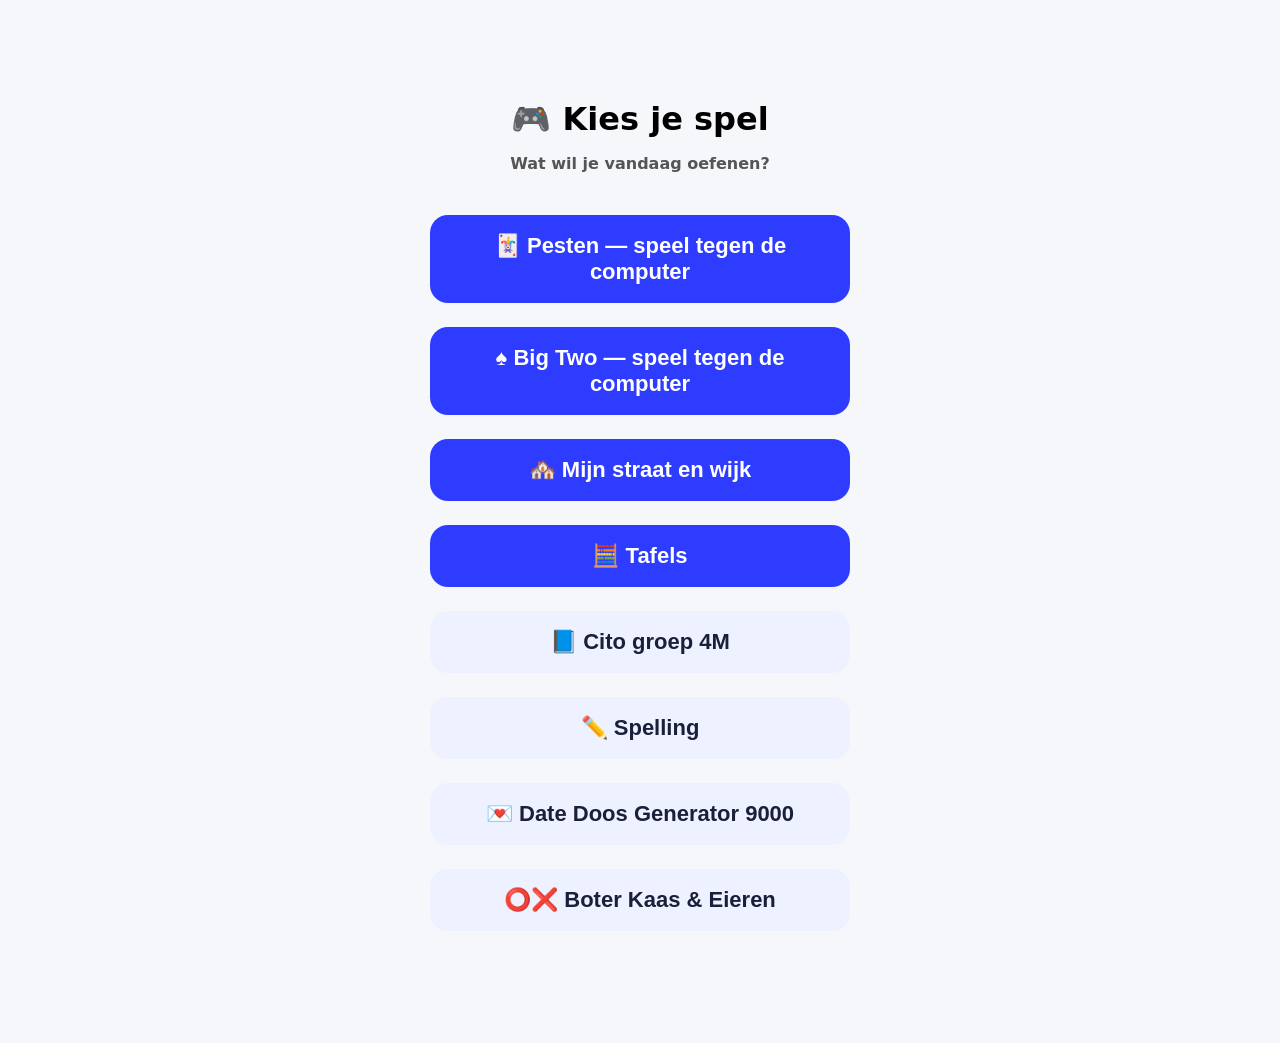
<file: index.html>
<!doctype html>
<html lang="nl">
<head>
<meta charset="utf-8" />
<meta name="viewport" content="width=device-width, initial-scale=1" />
<title>Kids Trainer</title>

<style>
  body { margin:0; font-family: system-ui, Arial; background:#f6f7fb; }

  .screen { display:none; padding:20px; }
  .screen.active { display:block; }

  .menu { max-width:420px; margin:80px auto; text-align:center; }
  .menu h1 { font-size:32px; margin-bottom:10px; }
  .menu p { color:#555; margin-bottom:30px; font-weight:700; }

  .menu button{
    width:100%;
    font-size:22px;
    padding:18px;
    margin:12px 0;
    border-radius:18px;
    border:none;
    cursor:pointer;
    font-weight:900;
    background:#2e3cff;
    color:white;
  }
  .menu button.secondary{ background:#eef1ff; color:#1b1f3a; }

  .topbar{
    display:flex; gap:10px; padding:12px;
    background:white; box-shadow:0 2px 10px rgba(0,0,0,.1);
    align-items:center;
    border-radius:16px;
  }
  .topbar button{
    padding:8px 14px; border-radius:999px; border:none;
    font-weight:900; cursor:pointer; background:#eef1ff;
  }

  .frameWrap{
    margin-top:12px;
  }
  iframe{
    width:100%;
    height:calc(100vh - 120px);
    border:0;
    border-radius:16px;
    background:white;
    box-shadow:0 2px 10px rgba(0,0,0,.06);
  }

  .errorBox{
    display:none;
    margin-top:12px;
    padding:12px;
    border-radius:16px;
    background:#fff0f0;
    border:1px solid rgba(194,42,42,.25);
    color:#8c1f1f;
    font-weight:900;
  }
  .errorBox.visible{ display:block; }

  .hint{
    margin-top:8px;
    font-size:12px;
    color:#6b7280;
    font-weight:800;
  }
</style>
</head>

<body>

<!-- MENU -->
<div id="screenMenu" class="screen active">
  <div class="menu">
    <h1>🎮 Kies je spel</h1>
    <p>Wat wil je vandaag oefenen?</p>

    <button onclick="location.href='pesten.html'">🃏 Pesten — speel tegen de computer</button>
    <button onclick="location.href='big-two.html'">♠️ Big Two — speel tegen de computer</button>
    <button onclick="openGame('wijk')">🏘️ Mijn straat en wijk</button>
    <button onclick="openGame('tafel')">🧮 Tafels</button>
    <button class="secondary" onclick="openGame('cito')">📘 Cito groep 4M</button>
    <button class="secondary" onclick="openGame('spelling')">✏️ Spelling</button>
    <button class="secondary" onclick="openGame('date')">💌 Date Doos Generator 9000</button>
    <button class="secondary" onclick="openGame('bke')">⭕❌ Boter Kaas & Eieren</button>
  </div>
</div>


<!-- MIJN STRAAT EN WIJK -->
<div id="screenWijk" class="screen">
  <div class="topbar"><button onclick="backToMenu()">⬅ Menu</button><strong>🏘️ Mijn straat en wijk</strong></div>
  <div class="frameWrap"><iframe id="frameWijk" title="Mijn straat en wijk" src="wijktrainer.html"></iframe></div>
</div>

<!-- TAFELS -->
<div id="screenTafel" class="screen">
  <div class="topbar">
    <button onclick="backToMenu()">⬅ Menu</button>
    <strong>🧮 Tafels</strong>
  </div>
  <div class="frameWrap">
    <iframe id="frameTafel" src="tafeltrainer.html"></iframe>
  </div>
</div>

<!-- CITO 4M -->
<div id="screenCito" class="screen">
  <div class="topbar">
    <button onclick="backToMenu()">⬅ Menu</button>
    <strong>📘 Cito groep 4M</strong>
  </div>

  <div id="citoError" class="errorBox">
    ⚠️ Kan <span style="font-family:ui-monospace, SFMono-Regular, Menlo, Monaco, Consolas, monospace;">cito-groep-4m.html</span> niet laden.<br/>
    Controleer de bestandsnaam en of het bestand in dezelfde map staat als deze pagina.
  </div>

  <div class="frameWrap">
    <iframe id="frameCito" src="cito-groep-4m.html"></iframe>
  </div>
</div>

<!-- SPELLING -->
<div id="screenSpelling" class="screen">
  <div class="topbar">
    <button onclick="backToMenu()">⬅ Menu</button>
    <strong>✏️ Spelling</strong>
  </div>
  <div class="frameWrap">
    <iframe id="frameSpelling" src="spellingtrainer.html"></iframe>
  </div>
</div>


<!-- DATE DOOS GENERATOR 9000 -->
<div id="screenDate" class="screen">
  <div class="topbar">
    <button onclick="backToMenu()">⬅ Menu</button>
    <strong>💌 Date Doos Generator 9000</strong>
  </div>
  <div class="frameWrap">
    <iframe id="frameDate" src="Date%20Doos%20Generator%209000.html"></iframe>
  </div>
</div>

<!-- BKE -->
<div id="screenBke" class="screen">
  <div class="topbar">
    <button onclick="backToMenu()">⬅ Menu</button>
    <strong>⭕❌ Boter Kaas & Eieren</strong>
  </div>
  <div class="frameWrap">
    <iframe id="frameBke" src="bke.html"></iframe>
  </div>
</div>

<script>
  const SCREENS = ["screenWijk","screenMenu","screenTafel","screenCito","screenSpelling","screenDate","screenBke"];
  const FRAMES  = ["frameWijk","frameTafel","frameCito","frameSpelling","frameDate","frameBke"];

  function resetFrames(){
    for (const id of FRAMES){
      const f = document.getElementById(id);
      if (f) f.src = f.src; // reset zodat timers/voice stoppen
    }
    if ("speechSynthesis" in window) speechSynthesis.cancel();
  }

  function showOnly(id){
    for (const s of SCREENS){
      document.getElementById(s).classList.remove("active");
    }
    document.getElementById(id).classList.add("active");
  }

  function openGame(which){
    resetFrames();

    if (which === "wijk") return showOnly("screenWijk");
    if (which === "tafel")   return showOnly("screenTafel");
    if (which === "cito")    return showOnly("screenCito");
    if (which === "spelling")return showOnly("screenSpelling");
    if (which === "date")    return showOnly("screenDate");
    return showOnly("screenBke");
  }

  function backToMenu(){
    resetFrames();
    showOnly("screenMenu");
  }

  // ---- Error helper voor Cito iframe
  // Als het bestand niet bestaat of niet geladen kan worden, laten we een melding zien.
  (function(){
    const citoFrame = document.getElementById("frameCito");
    const citoError = document.getElementById("citoError");

    if (!citoFrame) return;

    citoFrame.addEventListener("load", () => {
      // Als hij laadt: verberg foutmelding
      citoError.classList.remove("visible");
    });

    citoFrame.addEventListener("error", () => {
      citoError.classList.add("visible");
    });

    // Sommige browsers vuren geen "error" op iframe.
    // Daarom: als na 1.2s de content niet bereikbaar is, toon melding.
    setTimeout(() => {
      try {
        // access kan falen bij cross-origin; maar lokaal in dezelfde map gaat dit meestal goed
        const doc = citoFrame.contentDocument;
        if (!doc || !doc.body){
          citoError.classList.add("visible");
        }
      } catch(e){
        // Als toegang niet mag (bv. door server/cross-origin),
        // dan is het óf normaal óf het pad klopt niet.
        // We tonen de melding alleen als je lokaal werkt en het meestal wel kan.
      }
    }, 1200);
  })();
</script>

</body>
</html>
</file>
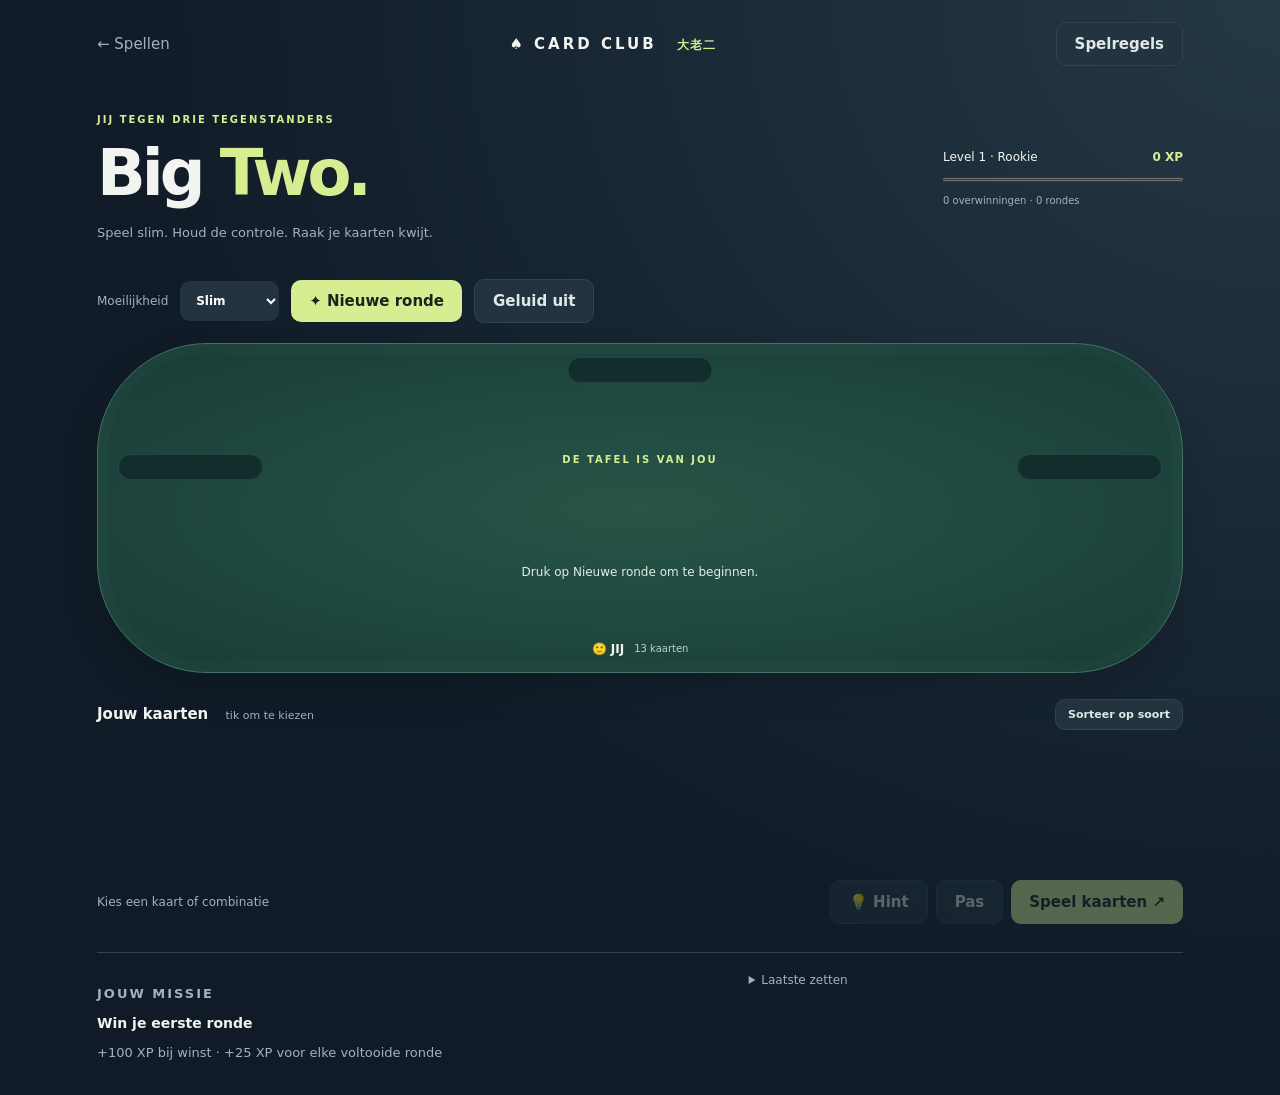
<file: big-two.html>
<!doctype html>
<html lang="nl"><head><meta charset="utf-8"><meta name="viewport" content="width=device-width,initial-scale=1"><meta name="theme-color" content="#101b27"><title>Big Two • Card Club</title><link rel="stylesheet" href="big-two/style.css"></head>
<body><main>
<header><a class="home" href="index.html" aria-label="Terug naar spellen">← Spellen</a><div class="brand">♠ CARD CLUB <span>大老二</span></div><button id="rulesButton" class="ghost">Spelregels</button></header>
<section class="intro"><div><p class="eyebrow">JIJ TEGEN DRIE TEGENSTANDERS</p><h1>Big <em>Two.</em></h1><p>Speel slim. Houd de controle. Raak je kaarten kwijt.</p></div><div class="progress"><span id="level">Level 1 · Rookie</span><strong id="xp">0 XP</strong><progress id="xpBar" max="200" value="0" aria-label="Voortgang naar volgend level"></progress><small id="stats">0 overwinningen · 0 rondes</small></div></section>
<section class="toolbar"><label>Moeilijkheid <select id="difficulty"><option value="easy">Relaxed</option><option value="normal" selected>Slim</option><option value="hard">Expert</option></select></label><button id="start">✦ Nieuwe ronde</button><button id="sound" class="ghost" aria-pressed="false">Geluid uit</button><span id="badges"></span></section>
<section class="table" aria-label="Speeltafel">
<div id="opponent1" class="opponent left"></div><div id="opponent2" class="opponent top"></div><div id="opponent3" class="opponent right"></div>
<div class="center"><p class="eyebrow" id="tableLabel">DE TAFEL IS VAN JOU</p><div id="tableCards" class="tableCards"></div><p id="status" role="status" aria-live="polite">Druk op Nieuwe ronde om te beginnen.</p></div>
<div class="you"><span>🙂 JIJ</span><small id="yourCount">13 kaarten</small></div>
</section>
<section class="handArea"><div class="handTop"><strong>Jouw kaarten <small>tik om te kiezen</small></strong><button id="sort" class="ghost">Sorteer op soort</button></div><div id="hand" class="hand" aria-label="Jouw kaarten"></div><div class="controls"><span id="selection">Kies een kaart of combinatie</span><div><button id="hint" class="ghost">💡 Hint</button><button id="pass" class="ghost">Pas</button><button id="play">Speel kaarten ↗</button></div></div></section>
<section class="bottom"><div><p class="eyebrow">JOUW MISSIE</p><strong>Win je eerste ronde</strong><p>+100 XP bij winst · +25 XP voor elke voltooide ronde</p></div><details><summary>Laatste zetten</summary><ol id="history"></ol></details></section>
</main>
<dialog id="rules"><button id="closeRules" class="ghost">Sluiten ✕</button><p class="eyebrow">DE REGELS VAN DEZE TAFEL</p><h2>2 is de baas.</h2><p>Iedereen krijgt 13 kaarten. Wie als eerste geen kaarten meer heeft, wint. De speler met ♦3 begint en moet die kaart meteen spelen.</p><ul><li>Kaartvolgorde: 3, 4, 5, 6, 7, 8, 9, 10, J, Q, K, A, 2.</li><li>Bij gelijke waarde: ♦ &lt; ♣ &lt; ♥ &lt; ♠.</li><li>Speel één kaart, een paar, drie dezelfde of vijf kaarten.</li><li>Vijf kaarten: straat &lt; flush &lt; full house &lt; vier dezelfde + één &lt; straight flush.</li><li>Een straat loopt van 3–7 tot 10–A. Geen 2 en geen A–2–3–4–5.</li><li>Straten vergelijken de hoogste kaart (inclusief soort); full houses de drie dezelfde; vier dezelfde de vierling. Flushes vergelijken eerst alle waarden van hoog naar laag, daarna de soort.</li><li>Je moet hoger spelen met hetzelfde aantal kaarten, of passen. Na drie passen opent de laatste speler een nieuwe tafel. Je mag na een pas later opnieuw meedoen.</li></ul><p>Computertegenstanders zien alleen hun eigen kaarten en de tafel. Expert probeert de eigen hand in zo weinig mogelijk zetten uit te spelen. XP en badges worden op dit apparaat bewaard.</p></dialog>
<dialog id="result"><p class="eyebrow" id="resultTag"></p><h2 id="resultTitle"></h2><p id="resultText"></p><button id="again">Nog een ronde ↗</button><button id="closeResult" class="ghost">Bekijk tafel</button></dialog>
<script src="big-two/engine.js"></script><script src="big-two/app.js"></script></body></html>
</file>
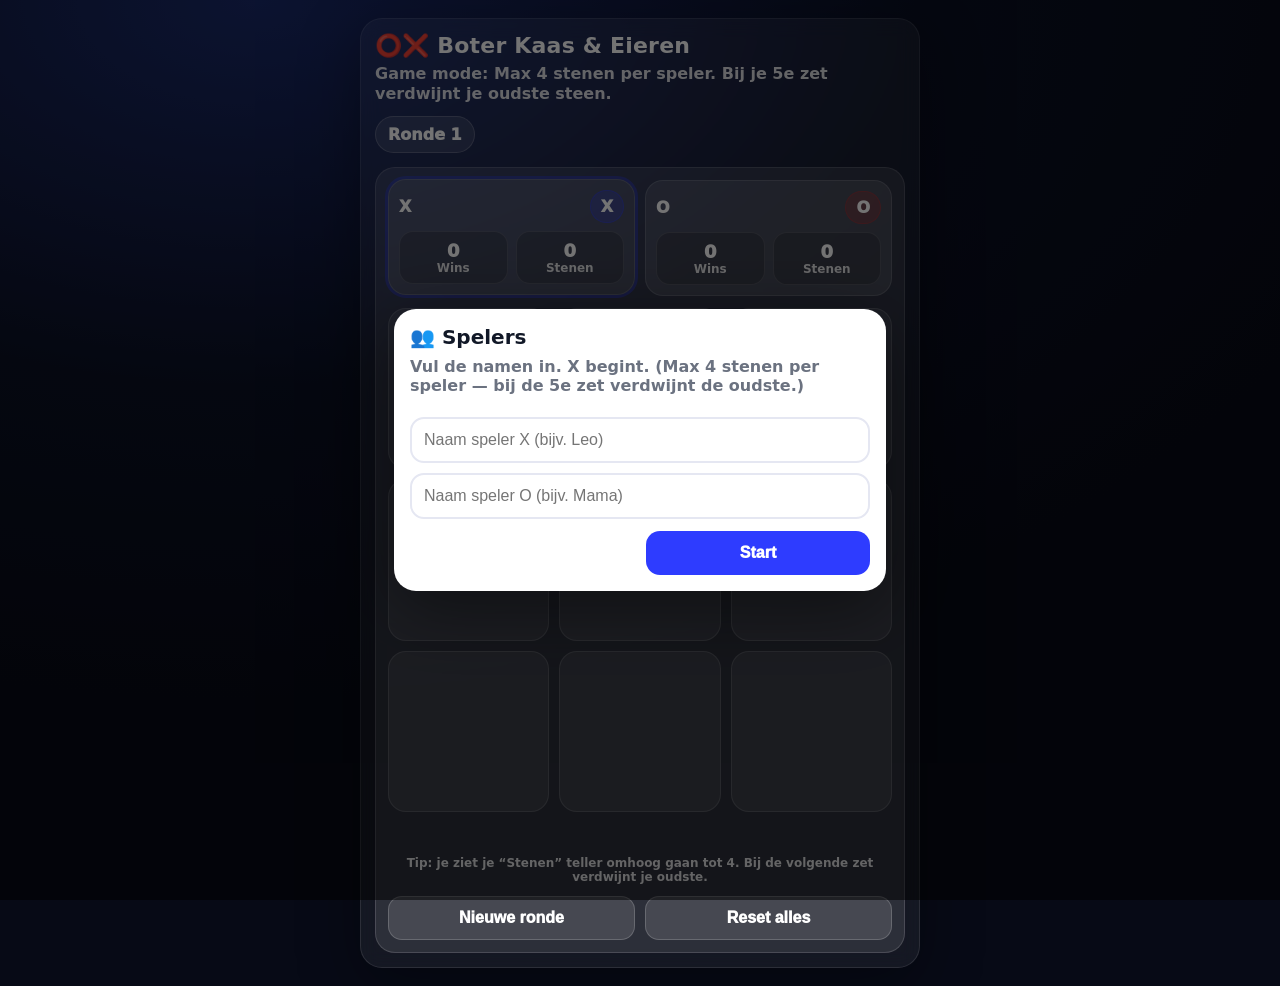
<file: bke.html>
<!doctype html>
<html lang="nl">
<head>
<meta charset="utf-8" />
<meta name="viewport" content="width=device-width, initial-scale=1" />
<title>Boter Kaas & Eieren</title>
<style>
  :root{
    --bg1:#0b1024;
    --bg2:#121b3b;
    --card:#ffffff;
    --soft:#eef1ff;
    --muted:#6b7280;
    --ink:#111827;
    --x:#2e3cff;
    --o:#c22a2a;
    --radius:18px;
  }
  body{
    margin:0;
    font-family:system-ui, Arial;
    background: radial-gradient(1200px 700px at 20% 0%, #1a2a6b 0%, var(--bg1) 55%, #070a16 100%);
    color:#fff;
    min-height:100vh;
  }
  .wrap{max-width:560px;margin:0 auto;padding:18px;}
  .shell{
    background: rgba(255,255,255,.06);
    border: 1px solid rgba(255,255,255,.10);
    border-radius: 22px;
    padding: 14px;
    box-shadow: 0 18px 60px rgba(0,0,0,.35);
    backdrop-filter: blur(10px);
  }
  .titleRow{display:flex;justify-content:space-between;align-items:flex-start;gap:12px;flex-wrap:wrap;}
  h1{margin:0;font-size:22px;letter-spacing:.2px}
  .sub{opacity:.85;font-weight:800;margin-top:6px;line-height:1.25}
  .pill{
    background: rgba(255,255,255,.10);
    border: 1px solid rgba(255,255,255,.18);
    border-radius: 999px;
    padding: 8px 12px;
    font-weight: 950;
    white-space:nowrap;
  }

  .panel{
    margin-top:14px;
    background: rgba(255,255,255,.10);
    border: 1px solid rgba(255,255,255,.14);
    border-radius: 20px;
    padding: 12px;
  }

  .players{
    display:grid;
    grid-template-columns:1fr 1fr;
    gap:10px;
  }
  @media (max-width:520px){ .players{grid-template-columns:1fr;} }

  .pCard{
    background: rgba(255,255,255,.10);
    border: 1px solid rgba(255,255,255,.14);
    border-radius: 18px;
    padding: 10px;
    transition: transform .15s ease, outline .15s ease;
  }
  .pCard.active{
    outline: 3px solid rgba(46,60,255,.35);
    transform: translateY(-1px);
  }
  .pTop{display:flex;justify-content:space-between;align-items:center;gap:8px;}
  .pName{font-weight:1000}
  .badge{
    border-radius:999px;
    padding:6px 10px;
    font-weight:1000;
    background: rgba(255,255,255,.12);
    border: 1px solid rgba(255,255,255,.18);
  }
  .xBadge{color:#fff;background: rgba(46,60,255,.25); border-color: rgba(46,60,255,.35);}
  .oBadge{color:#fff;background: rgba(194,42,42,.25); border-color: rgba(194,42,42,.35);}
  .stats{display:grid;grid-template-columns:1fr 1fr; gap:8px; margin-top:8px;}
  .mini{
    background: rgba(0,0,0,.18);
    border: 1px solid rgba(255,255,255,.12);
    border-radius: 14px;
    padding: 8px;
    text-align:center;
  }
  .mini .n{font-size:18px;font-weight:1000}
  .mini .l{font-size:12px;opacity:.85;font-weight:900}

  .boardWrap{margin-top:12px;}
  .board{
    display:grid;
    grid-template-columns:repeat(3, 1fr);
    gap:10px;
  }
  .cell{
    aspect-ratio:1/1;
    border-radius: 18px;
    background: rgba(255,255,255,.08);
    border: 1px solid rgba(255,255,255,.14);
    display:flex;
    align-items:center;
    justify-content:center;
    font-size: 46px;
    font-weight: 1100;
    cursor:pointer;
    user-select:none;
    transition: transform .08s ease, box-shadow .12s ease, background .12s ease;
  }
  .cell:hover{ background: rgba(255,255,255,.11); }
  .cell:active{ transform: scale(.98); }
  .cell.disabled{ cursor:not-allowed; opacity:.65; }
  .X{ color: var(--x); text-shadow: 0 10px 30px rgba(46,60,255,.35); }
  .O{ color: var(--o); text-shadow: 0 10px 30px rgba(194,42,42,.25); }

  .msg{
    margin-top:10px;
    min-height:26px;
    font-weight:1000;
    text-align:center;
  }
  .hint{
    margin-top:8px;
    font-size:12px;
    opacity:.85;
    font-weight:850;
    text-align:center;
  }

  .btnRow{display:flex;gap:10px;margin-top:12px;flex-wrap:wrap;}
  button{
    flex:1;
    padding:12px 14px;
    border:0;
    border-radius: 14px;
    font-weight:1000;
    cursor:pointer;
    font-size:16px;
    background: var(--x);
    color:#fff;
  }
  button.secondary{
    background: rgba(255,255,255,.12);
    border: 1px solid rgba(255,255,255,.18);
  }
  button:disabled{opacity:.55;cursor:not-allowed;}

  /* Overlays */
  .overlay{
    position:fixed; inset:0;
    background: rgba(0,0,0,.55);
    display:none;
    align-items:center;
    justify-content:center;
    z-index: 999;
    padding: 16px;
  }
  .overlay.show{display:flex;}
  .modal{
    width: min(460px, 94vw);
    background: #ffffff;
    color: var(--ink);
    border-radius: 22px;
    padding: 16px;
    box-shadow: 0 18px 70px rgba(0,0,0,.45);
  }
  .modal h2{margin:0;font-size:20px}
  .modal p{margin:8px 0 12px 0;color:var(--muted);font-weight:800}
  .modal input{
    width:100%;
    padding:12px 12px;
    border-radius: 14px;
    border: 2px solid #e5e7f2;
    font-size: 16px;
    box-sizing:border-box;
    margin-top:10px;
    outline:none;
  }
  .modal input:focus{border-color:#7b8cff;}
  .modal .actions{display:flex;gap:10px;margin-top:12px;}
  .modal .actions button{flex:1;margin:0;}

  /* Confetti */
  #confetti{
    position: fixed;
    inset:0;
    width:100vw;
    height:100vh;
    pointer-events:none;
    display:none;
    z-index: 9999;
  }
</style>
</head>
<body>

<canvas id="confetti"></canvas>

<div class="overlay show" id="nameOverlay">
  <div class="modal">
    <h2>👥 Spelers</h2>
    <p>Vul de namen in. X begint. (Max 4 stenen per speler — bij de 5e zet verdwijnt de oudste.)</p>
    <input id="nameX" placeholder="Naam speler X (bijv. Leo)" />
    <input id="nameO" placeholder="Naam speler O (bijv. Mama)" />
    <div class="actions">
      <button class="secondary" id="quickStart">Snelstart</button>
      <button id="startGame">Start</button>
    </div>
  </div>
</div>

<div class="wrap">
  <div class="shell">
    <div class="titleRow">
      <div>
        <h1>⭕❌ Boter Kaas & Eieren</h1>
        <div class="sub">Game mode: <b>Max 4 stenen</b> per speler. Bij je <b>5e zet</b> verdwijnt je oudste steen.</div>
      </div>
      <div class="pill" id="roundPill">Ronde 1</div>
    </div>

    <div class="panel">
      <div class="players">
        <div class="pCard" id="pX">
          <div class="pTop">
            <div class="pName" id="labelX">X</div>
            <div class="badge xBadge">X</div>
          </div>
          <div class="stats">
            <div class="mini"><div class="n" id="scoreX">0</div><div class="l">Wins</div></div>
            <div class="mini"><div class="n" id="stonesX">0</div><div class="l">Stenen</div></div>
          </div>
        </div>

        <div class="pCard" id="pO">
          <div class="pTop">
            <div class="pName" id="labelO">O</div>
            <div class="badge oBadge">O</div>
          </div>
          <div class="stats">
            <div class="mini"><div class="n" id="scoreO">0</div><div class="l">Wins</div></div>
            <div class="mini"><div class="n" id="stonesO">0</div><div class="l">Stenen</div></div>
          </div>
        </div>
      </div>

      <div class="boardWrap">
        <div class="board" id="board"></div>
        <div class="msg" id="msg"></div>
        <div class="hint">Tip: je ziet je “Stenen” teller omhoog gaan tot 4. Bij de volgende zet verdwijnt je oudste.</div>

        <div class="btnRow">
          <button class="secondary" id="newRound">Nieuwe ronde</button>
          <button class="secondary" id="resetAll">Reset alles</button>
        </div>
      </div>
    </div>
  </div>
</div>

<script>
(() => {
  // ----- CONFIG: Variant A -----
  const MAX_STONES = 3; // ✅ max 4 stenen per speler; bij 4e verdwijnt oudste

  // ----- DOM -----
  const overlay = document.getElementById("nameOverlay");
  const nameXInput = document.getElementById("nameX");
  const nameOInput = document.getElementById("nameO");
  const btnStart = document.getElementById("startGame");
  const btnQuick = document.getElementById("quickStart");

  const boardEl = document.getElementById("board");
  const msgEl = document.getElementById("msg");
  const roundPill = document.getElementById("roundPill");

  const pX = document.getElementById("pX");
  const pO = document.getElementById("pO");
  const labelX = document.getElementById("labelX");
  const labelO = document.getElementById("labelO");
  const scoreXEl = document.getElementById("scoreX");
  const scoreOEl = document.getElementById("scoreO");
  const stonesXEl = document.getElementById("stonesX");
  const stonesOEl = document.getElementById("stonesO");

  const btnNewRound = document.getElementById("newRound");
  const btnResetAll = document.getElementById("resetAll");

  // ----- Voice -----
  function speak(text){
    if (!("speechSynthesis" in window)) return;
    try { speechSynthesis.cancel(); } catch {}
    const u = new SpeechSynthesisUtterance(text);
    u.lang = "en-US";
    u.rate = 1.0;
    u.pitch = 1.05;
    u.volume = 1.0;
    speechSynthesis.speak(u);
  }

  // ----- Confetti -----
  const canvas = document.getElementById("confetti");
  const ctx = canvas.getContext("2d");
  let raf = null;
  let pieces = [];

  function resizeCanvas(){
    canvas.width = Math.floor(innerWidth * devicePixelRatio);
    canvas.height = Math.floor(innerHeight * devicePixelRatio);
    ctx.setTransform(devicePixelRatio,0,0,devicePixelRatio,0,0);
  }
  addEventListener("resize", resizeCanvas);
  resizeCanvas();

  function startConfetti(ms=2200){
    stopConfetti();
    canvas.style.display = "block";

    const W = innerWidth, H = innerHeight;
    pieces = Array.from({length: 160}, () => ({
      x: Math.random()*W,
      y: -20 - Math.random()*H*0.3,
      vx: -2 + Math.random()*4,
      vy: 2 + Math.random()*6,
      size: 4 + Math.random()*8,
      rot: Math.random()*Math.PI*2,
      vr: -0.2 + Math.random()*0.4,
      h: Math.random()*360
    }));

    const t0 = performance.now();

    function draw(t){
      ctx.clearRect(0,0,W,H);
      for (const p of pieces){
        p.x += p.vx;
        p.y += p.vy;
        p.rot += p.vr;
        p.vy += 0.03;

        ctx.save();
        ctx.translate(p.x,p.y);
        ctx.rotate(p.rot);
        ctx.fillStyle = `hsl(${p.h} 90% 55%)`;
        ctx.fillRect(-p.size/2, -p.size/2, p.size, p.size*0.7);
        ctx.restore();
      }
      pieces = pieces.filter(p => p.y < H + 40);

      if (t - t0 < ms && pieces.length){
        raf = requestAnimationFrame(draw);
      } else {
        stopConfetti();
      }
    }

    raf = requestAnimationFrame(draw);
    setTimeout(stopConfetti, ms + 250);
  }

  function stopConfetti(){
    if (raf) cancelAnimationFrame(raf);
    raf = null;
    pieces = [];
    ctx.clearRect(0,0,innerWidth,innerHeight);
    canvas.style.display = "none";
  }

  // ----- Game state -----
  let names = { X:"X", O:"O" };
  let scores = { X:0, O:0 };
  let round = 1;

  let cells = Array(9).fill(null); // "X"|"O"|null
  let turn = "X";
  let gameOver = false;

  // queue per speler: oudste -> nieuwste posities
  let q = { X: [], O: [] };

  function setMsg(t){ msgEl.textContent = t; }

  function setActivePlayer(){
    pX.classList.toggle("active", !gameOver && turn === "X");
    pO.classList.toggle("active", !gameOver && turn === "O");
  }

  function updateStats(){
    labelX.textContent = names.X;
    labelO.textContent = names.O;
    scoreXEl.textContent = scores.X;
    scoreOEl.textContent = scores.O;
    stonesXEl.textContent = q.X.length;
    stonesOEl.textContent = q.O.length;
    roundPill.textContent = `Ronde ${round}`;
    setActivePlayer();
  }

  function renderBoard(){
    boardEl.innerHTML = "";
    for (let i=0;i<9;i++){
      const v = cells[i];
      const d = document.createElement("div");
      d.className = "cell";
      if (v === "X") d.classList.add("X");
      if (v === "O") d.classList.add("O");
      d.textContent = v ? v : "";
      if (gameOver) d.classList.add("disabled");
      d.addEventListener("click", () => onCell(i));
      boardEl.appendChild(d);
    }
    updateStats();
  }

  function checkWinner(){
    const L = [
      [0,1,2],[3,4,5],[6,7,8],
      [0,3,6],[1,4,7],[2,5,8],
      [0,4,8],[2,4,6]
    ];
    for (const [a,b,c] of L){
      if (cells[a] && cells[a] === cells[b] && cells[a] === cells[c]) return cells[a];
    }
    return null;
  }

  function removeOldestIfNeeded(player){
    if (q[player].length >= MAX_STONES){
      const oldestPos = q[player].shift();
      if (oldestPos !== undefined) cells[oldestPos] = null;
      return true;
    }
    return false;
  }

  function onCell(i){
    if (gameOver) return;
    if (cells[i]) { setMsg("❌ Dit vakje is al bezet."); return; }

    const removed = removeOldestIfNeeded(turn);

    cells[i] = turn;
    q[turn].push(i);

    const w = checkWinner();
    if (w){
      gameOver = true;
      scores[w] += 1;

      const winnerName = names[w];
      setMsg(`🏆 ${winnerName} wint!`);

      startConfetti(2400);
      speak(`${winnerName}, you are world champion!`);

      renderBoard();
      return;
    }

    if (removed) {
      setMsg(`♻️ ${names[turn]}: oudste steen verdween.`);
    } else {
      setMsg("");
    }

    turn = (turn === "X") ? "O" : "X";
    renderBoard();
  }

  function newRound(){
    stopConfetti();
    round += 1;
    cells = Array(9).fill(null);
    q = { X: [], O: [] };
    turn = "X";
    gameOver = false;
    setMsg("");
    renderBoard();
  }

  function resetAll(){
    stopConfetti();
    scores = { X:0, O:0 };
    round = 1;
    cells = Array(9).fill(null);
    q = { X: [], O: [] };
    turn = "X";
    gameOver = false;
    setMsg("");
    overlay.classList.add("show");
    renderBoard();
  }

  btnNewRound.addEventListener("click", newRound);
  btnResetAll.addEventListener("click", resetAll);

  btnQuick.addEventListener("click", () => {
    nameXInput.value = nameXInput.value.trim() || "Leo";
    nameOInput.value = nameOInput.value.trim() || "Mama";
    btnStart.click();
  });

  btnStart.addEventListener("click", () => {
    const nx = nameXInput.value.trim();
    const no = nameOInput.value.trim();
    names.X = nx || "X";
    names.O = no || "O";
    overlay.classList.remove("show");
    newRound(); // start fresh
  });

  // First render (board visible behind overlay)
  renderBoard();
})();
</script>
</body>
</html>
</file>
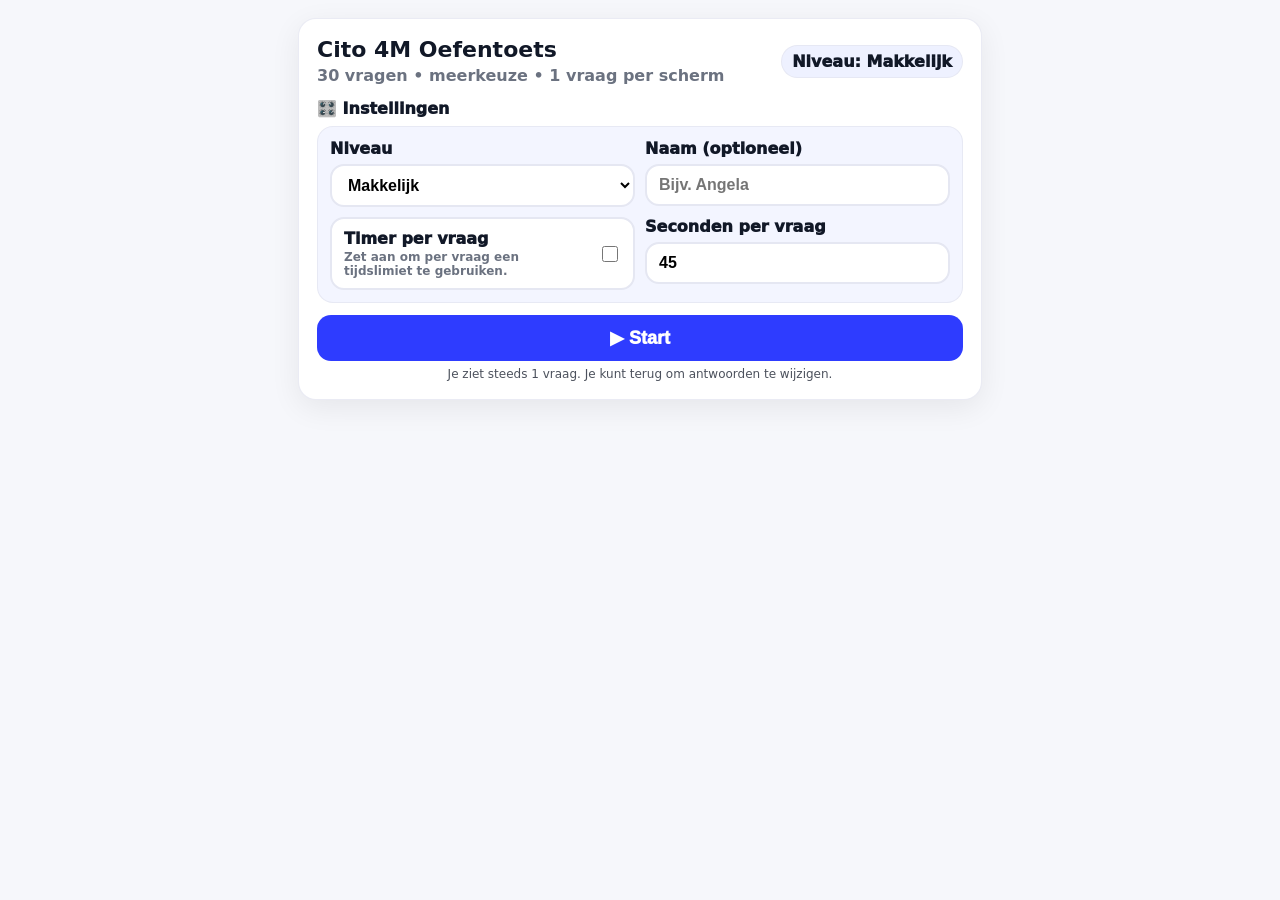
<file: cito 4m.html>
<!doctype html>
<html lang="nl">
<head>
  <meta charset="utf-8" />
  <meta name="viewport" content="width=device-width, initial-scale=1" />
  <title>Cito 4M Oefentoets</title>
  <style>
    :root{
      --bg:#f6f7fb;
      --card:#ffffff;
      --muted:#6b7280;
      --ink:#111827;
      --accent:#2e3cff;
      --soft:#eef1ff;
      --soft2:#f3f5ff;
      --danger:#c22a2a;
      --success:#0a8a3a;
      --radius:18px;
      --line:#e5e7f2;
      --shadow:0 8px 30px rgba(0,0,0,.07);
    }
    *{box-sizing:border-box}
    body { font-family: system-ui, Arial; margin: 0; background:var(--bg); color:var(--ink); }
    .wrap { max-width: 720px; margin: 0 auto; padding: 18px; }
    .card { background: var(--card); border-radius: var(--radius); padding: 18px; box-shadow: var(--shadow); border:1px solid rgba(229,231,242,.8); }

    .row { display:flex; gap:12px; align-items:center; justify-content:space-between; flex-wrap:wrap; }
    h1 { font-size: 22px; margin: 0; }
    .subtitle { color:var(--muted); font-weight:800; margin-top:4px; }
    .pill { padding:6px 10px; border-radius:999px; background:var(--soft); font-weight:950; border:1px solid rgba(229,231,242,.8); }

    .screen { display:none; }
    .screen.active { display:block; }

    .section { margin-top: 14px; }
    .sectionTitle { font-weight: 950; margin-bottom: 8px; display:flex; align-items:center; gap:8px; }
    .sectionCard { background: var(--soft2); padding: 12px; border-radius: 16px; border:1px solid rgba(229,231,242,.8); }

    .settingsGrid { display:grid; grid-template-columns: 1fr 1fr; gap:10px; }
    @media (max-width: 640px){ .settingsGrid{ grid-template-columns: 1fr; } }

    label { display:block; font-weight:950; margin-bottom:6px; }
    select, .nameInput, .numInput {
      width:100%;
      padding:10px 12px;
      border-radius: 14px;
      border: 2px solid var(--line);
      font-size: 16px;
      outline: none;
      background:#fff;
      font-weight:800;
    }
    select:focus, .nameInput:focus, .numInput:focus{ border-color:#7b8cff; }

    .toggleRow{
      display:flex; align-items:center; justify-content:space-between; gap:12px;
      background:#fff; border:2px solid var(--line); border-radius:14px; padding:10px 12px;
    }
    .toggleRow .left{display:flex; flex-direction:column; gap:2px}
    .toggleRow .left .t{font-weight:1000}
    .toggleRow .left .s{font-size:12px; color:var(--muted); font-weight:850}
    .toggleRow input[type="checkbox"]{ width:22px; height:22px; }

    button {
      width: 100%;
      margin-top: 12px;
      font-size: 18px;
      padding: 12px 14px;
      border-radius: 14px;
      border: 0;
      background:var(--accent);
      color:white;
      font-weight: 950;
      cursor:pointer;
    }
    button.secondary { background:var(--soft); color:#1b1f3a; border:1px solid rgba(229,231,242,.8); }
    button.small { width:auto; margin-top:0; padding:10px 12px; font-size:14px; border-radius:999px; font-weight:900; }
    button.danger { background:#fff0f0; color:#8c1f1f; border:1px solid rgba(194,42,42,.25); }
    button:disabled { opacity:.55; cursor:default; }

    /* Progress bar */
    .progressWrap{ margin-top:12px; }
    .progressTop{ display:flex; justify-content:space-between; gap:10px; flex-wrap:wrap; }
    .progressText{ font-weight:1000; color:var(--muted); }
    .bar{ height:10px; background:#e7e9f5; border-radius:999px; overflow:hidden; }
    .bar > div{ height:100%; width:0%; background:linear-gradient(90deg,var(--accent),#7b8cff); transition:width .25s ease; }

    /* Timer badge + time bar */
    .timerRow{
      margin-top:10px;
      display:flex; align-items:center; justify-content:space-between; gap:10px; flex-wrap:wrap;
    }
    .timerBadge{
      padding:6px 10px; border-radius:999px;
      background:#fff; border:2px solid var(--line);
      font-weight:1000;
    }
    .timeBar{ flex:1; min-width:200px; height:10px; background:#e7e9f5; border-radius:999px; overflow:hidden; }
    .timeBar > div{ height:100%; width:100%; background:linear-gradient(90deg,#7b8cff,var(--accent)); transition:width .2s linear; }

    .msg { margin-top: 12px; min-height: 26px; font-weight: 950; text-align:center; }
    .good { color:var(--success); }
    .bad  { color:var(--danger); }

    .qBox{
      margin-top: 14px;
      background: var(--soft2);
      border-radius: 16px;
      padding: 12px;
      border:1px solid rgba(229,231,242,.8);
    }
    .qMeta{ display:flex; gap:10px; flex-wrap:wrap; align-items:center; justify-content:space-between; }
    .qNr{ font-weight:1000; }
    .qDomain{ color:var(--muted); font-weight:900; }
    .qText{
      margin-top:10px;
      font-size:18px;
      font-weight:1000;
      line-height:1.25;
      white-space:pre-line; /* <-- belangrijk: verhaaltjes netjes onder elkaar */
    }

    .opts{ margin-top: 12px; display:grid; gap:10px; }
    .opt{
      display:flex; gap:10px; align-items:flex-start;
      background:#fff;
      border:2px solid var(--line);
      border-radius: 14px;
      padding:10px 12px;
      cursor:pointer;
    }
    .opt:hover{ border-color: rgba(123,140,255,.65); }
    .opt input{ margin-top:4px; }
    .opt .t{ font-weight:900; }

    .navRow{ display:flex; gap:10px; margin-top:12px; }
    .navRow button{ margin-top:0; width:50%; }

    /* End screen review */
    .reviewItem{
      margin-top:10px;
      background:#fff;
      border:2px solid var(--line);
      border-radius:16px;
      padding:10px 12px;
    }
    .reviewHead{ display:flex; justify-content:space-between; gap:10px; align-items:flex-start; flex-wrap:wrap; }
    .tag{
      padding:6px 10px;border-radius:999px;font-weight:1000;font-size:12px;
      border:1px solid rgba(229,231,242,.8); background:var(--soft2); color:var(--muted);
    }
    .tag.good{ border-color:rgba(10,138,58,.25); background:rgba(10,138,58,.06); color:var(--success); }
    .tag.bad{ border-color:rgba(194,42,42,.25); background:rgba(194,42,42,.06); color:var(--danger); }
    .mini{ margin-top:6px; font-size:13px; font-weight:850; color:var(--muted); }
    .mini .b{ color:var(--ink); font-weight:1000; }

    .bigScore{
      font-size:44px;
      font-weight:1000;
      letter-spacing:.5px;
      text-align:center;
      margin: 12px 0 4px;
    }
    .smalltxt { font-size: 12px; opacity:.75; margin-top: 6px; text-align:center; white-space:pre-line; }

    /* Countdown overlay */
    .overlay{
      position:fixed; inset:0;
      display:none;
      align-items:center; justify-content:center;
      background:rgba(17,24,39,.55);
      backdrop-filter: blur(4px);
      z-index: 9999;
    }
    .overlay.active{ display:flex; }
    .countBox{
      width:min(520px, 92vw);
      background:#fff;
      border:1px solid rgba(229,231,242,.8);
      border-radius:24px;
      padding:28px 18px;
      box-shadow: 0 20px 50px rgba(0,0,0,.18);
      text-align:center;
    }
    .countNum{
      font-size:64px;
      font-weight:1100;
      letter-spacing:1px;
    }
    .countSub{
      margin-top:8px;
      color:var(--muted);
      font-weight:900;
    }
  </style>
</head>
<body>

<div class="overlay" id="overlay">
  <div class="countBox">
    <div class="countNum" id="countNum">3</div>
    <div class="countSub" id="countSub">Klaar? We beginnen zo…</div>
  </div>
</div>

<div class="wrap">
  <div class="card">
    <div class="row">
      <div>
        <h1>Cito 4M Oefentoets</h1>
        <div class="subtitle">30 vragen • meerkeuze • 1 vraag per scherm</div>
      </div>
      <div class="pill" id="pillLevel">Niveau: —</div>
    </div>

    <!-- SETTINGS -->
    <div id="screenSettings" class="screen active">
      <div class="section">
        <div class="sectionTitle">🎛️ Instellingen</div>
        <div class="sectionCard">
          <div class="settingsGrid">
            <div>
              <label>Niveau</label>
              <select id="level">
                <option value="easy" selected>Makkelijk</option>
                <option value="mid">Gemiddeld</option>
                <option value="hard">Moeilijk</option>
              </select>
            </div>

            <div>
              <label>Naam (optioneel)</label>
              <input id="name" class="nameInput" placeholder="Bijv. Angela" />
            </div>

            <div class="toggleRow">
              <div class="left">
                <div class="t">Timer per vraag</div>
                <div class="s">Zet aan om per vraag een tijdslimiet te gebruiken.</div>
              </div>
              <input id="timerOn" type="checkbox" />
            </div>

            <div>
              <label>Seconden per vraag</label>
              <input id="secondsPerQ" class="numInput" type="number" min="10" max="300" value="45" />
            </div>
          </div>
        </div>
      </div>

      <button id="btnStart">▶ Start</button>
      <div class="smalltxt">Je ziet steeds 1 vraag. Je kunt terug om antwoorden te wijzigen.</div>
    </div>

    <!-- QUIZ -->
    <div id="screenQuiz" class="screen">
      <div class="row" style="margin-top:8px;">
        <button id="btnToSettings" class="secondary small">⚙️ Instellingen</button>
        <button id="btnFinishEarly" class="danger small">Stop & uitslag</button>
      </div>

      <!-- Progress bar -->
      <div class="progressWrap">
        <div class="progressTop">
          <div class="progressText" id="progressText">Vraag — / 30</div>
          <div class="progressText" id="answeredText">Beantwoord: 0 / 30</div>
        </div>
        <div class="bar"><div id="barFill"></div></div>
      </div>

      <!-- Timer row -->
      <div class="timerRow" id="timerRow" style="display:none;">
        <div class="timerBadge" id="timerBadge">⏱️ 45s</div>
        <div class="timeBar"><div id="timeFill"></div></div>
      </div>

      <div class="qBox">
        <div class="qMeta">
          <div class="qNr" id="qNr">Vraag 1</div>
          <div class="qDomain" id="qDomain">—</div>
        </div>

        <div class="qText" id="qText">—</div>

        <div class="opts" id="opts"></div>

        <div class="navRow">
          <button id="btnPrev" class="secondary">← Vorige</button>
          <button id="btnNext">Volgende →</button>
        </div>
      </div>

      <div id="msg" class="msg"></div>
    </div>

    <!-- END -->
    <div id="screenEnd" class="screen">
      <div class="bigScore" id="scoreBig">—</div>
      <div class="progressText" style="text-align:center;font-weight:1000;color:var(--muted)" id="endTitle">—</div>

      <div class="sectionCard" style="margin-top:12px;">
        <div class="smalltxt" id="endSub"></div>
      </div>

      <div class="section" style="margin-top:14px;">
        <div class="sectionTitle">✅ Overzicht per vraag</div>
        <div id="review"></div>
      </div>

      <button id="btnRestart" class="secondary">🔁 Opnieuw</button>
    </div>

  </div>
</div>

<script>
(() => {
  // ---------------------------
  // Helpers
  // ---------------------------
  function q(domain, text, options, answerIndex){
    return { domain, text, options, answerIndex };
  }
  function withIds(list){
    return list.map((x,i) => ({ id:i+1, ...x }));
  }
  function domainLabel(d){
    if (d === "rekenen") return "Rekenen";
    if (d === "begrijpend_lezen") return "Begrijpend lezen";
    return "Taal";
  }
  function storyQ(story, questionLine, options, answerIndex){
    // Verhaaltje bij ELKE vraag
    const text =
      "Verhaal:\n" + story + "\n\n" +
      "Vraag:\n" + questionLine;
    return q("begrijpend_lezen", text, options, answerIndex);
  }
  function titleQ(story, options, answerIndex){
    const questionLine = "Welke titel past het best bij het hele verhaal?\n(Waar gaat het verhaal vooral over?)";
    return storyQ(story, questionLine, options, answerIndex);
  }

  // ---------------------------
  // DATA: 3 toetsen (30 vragen)
  // ---------------------------
  const TESTS = {
    easy: buildEasy(),
    mid:  buildMid(),
    hard: buildHard(),
  };

  function buildEasy(){
    const qs = [];

    // Rekenen (12)
    qs.push(
      q("rekenen","47 + 26 =",["63","73","83","93"],1),
      q("rekenen","64 − 28 =",["34","36","38","42"],1),
      q("rekenen","6 × 7 =",["36","40","42","48"],2),
      q("rekenen","Welke som is 30?",["5×5","6×4","10+10","6×5"],3),
      q("rekenen","Er zijn 24 appels. Verdeel ze eerlijk over 6 kinderen. Hoeveel appels krijgt ieder kind?",["2","3","4","6"],2),
      q("rekenen","Kwart over negen is:",["9:15","9:30","9:45","10:15"],0),
      // FIX: grootst is 40−5 (35)
      q("rekenen","Welke is het grootst?",["8×4","30+2","5×6","40−5"],3),
      q("rekenen","Welke som klopt?",["9×3=18","6×5=30","4×7=24","8×4=28"],1),
      q("rekenen","100 − 47 =",["43","53","57","63"],1),
      q("rekenen","Water meet je in:",["kilo","liter","meter","gram"],1),
      q("rekenen","Een boek kost €8. Je betaalt met €10. Hoeveel wisselgeld krijg je terug?:",["€1","€2","€3","€4"],1),
      q("rekenen","Half vijf is:",["4:00","4:15","4:30","5:30"],2),
    );

    // Begrijpend lezen (10) – 2 verhalen x 5 vragen (verhaal staat steeds erbij)
    const s1 =
      "Sam gaat op zaterdag naar de voetbaltraining.\n" +
      "Hij fietst samen met zijn vriend Tim naar het veld.\n" +
      "De training begint om tien uur.\n" +
      "Na de training drinken ze limonade in de kantine.";
    qs.push(
      storyQ(s1,"Op welke dag gaat Sam trainen?",["Vrijdag","Zaterdag","Zondag","Maandag"],1),
      storyQ(s1,"Met wie gaat Sam naar de training?",["Zijn broer","Zijn vader","Tim","Alleen"],2),
      storyQ(s1,"Hoe gaat Sam naar het veld?",["Lopend","Met de bus","Met de fiets","Met de auto"],2),
      storyQ(s1,"Hoe laat begint de training?",["09:00","09:30","10:00","10:30"],2),
      storyQ(s1,"Wat doen Sam en Tim na de training?",["Naar huis","Douchen","Limonade drinken","Spelen"],2),
    );

    const s2 =
      "In de tuin staat een grote boom.\n" +
      "In de boom zit een vogel.\n" +
      "Elke ochtend zingt de vogel een liedje.\n" +
      "De kat kijkt omhoog, maar kan de vogel niet pakken.";
    qs.push(
      storyQ(s2,"Waar zit de vogel?",["In de tuin","Op de grond","In de boom","Op het dak"],2),
      storyQ(s2,"Wanneer zingt de vogel?",["’s Avonds","’s Nachts","’s Middags","’s Ochtends"],3),
      storyQ(s2,"Wat doet de kat?",["Hij slaapt","Hij zingt","Hij kijkt omhoog","Hij rent weg"],2),
      storyQ(s2,"Waarom kan de kat de vogel niet pakken?",["De vogel vliegt weg","De kat is moe","De vogel zit te hoog","De kat is bang"],2),
      titleQ(s2,["De kat zingt","Er is een boom in de tuin","De vogel zit veilig in de boom","De kat vangt de vogel"],2),
    );

    // Taal (8)
    qs.push(
      q("taal","Welk woord past? De hond ligt ___ de tafel.",["onder","lopen","groot","eten"],0),
      q("taal","Welk woord betekent bijna hetzelfde als ‘boos’?",["blij","kwaad","moe","lief"],1),
      q("taal","Welke zin is goed geschreven?",["ik Ga morgen naar school","Ik ga morgen naar school.","Ik ga Morgen naar school","ik ga morgen naar School"],1),
      q("taal","Welk woord is een werkwoord?",["stoel","rood","lopen","tafel"],2),
      q("taal","Welke zin is tegenwoordige tijd?",["Ik liep naar huis","Ik ga naar huis","Ik zal naar huis gaan","Ik ben gegaan"],1),
      q("taal","Welk woord past? De zon schijnt en het is ____.",["nat","koud","warm","donker"],2),
      q("taal","Welk woord is meervoud?",["boom","kind","huizen","kat"],2),
      q("taal","Welk woord rijmt op ‘kat’?",["pet","mat","kip","zon"],1),
    );

    return withIds(qs);
  }

  function buildMid(){
    const qs = [];

    // Rekenen (12)
    qs.push(
      q("rekenen","58 + 37 =",["85","95","96","105"],1),
      q("rekenen","73 − 46 =",["17","27","37","47"],1),
      q("rekenen","8 × 6 =",["42","46","48","54"],2),
      q("rekenen","Welke som is 45?",["9×4","5×9","7×6","10+25"],1),
      q("rekenen","36 knikkers eerlijk over 4 kinderen. Ieder krijgt:",["8","9","10","12"],1),
      q("rekenen","Kwart voor drie is:",["2:15","2:30","2:45","3:15"],2),
      q("rekenen","Welke is het kleinst?",["50−18","6×5","40−9","28+6"],1),
      q("rekenen","100 − 68 =",["22","32","38","42"],1),
      q("rekenen","Welke maat past bij lengte van een tafel?",["liter","meter","gram","euro"],1),
      q("rekenen","2 ijsjes van €3. Je betaalt €10. Terug:",["€2","€3","€4","€5"],2),
      q("rekenen","Welke breuk is het grootst?",["1/2","1/4","1/3","1/6"],0),
      q("rekenen","Film start 18:15 en duurt 1 uur. Klaar om:",["19:00","19:05","19:15","19:30"],2),
    );

    // Begrijpend lezen (10)
    const s1 =
      "Mila wil een hut bouwen.\n" +
      "Ze zoekt takken in het park.\n" +
      "Haar broer helpt mee.\n" +
      "Als de hut klaar is, leggen ze een deken erin.\n" +
      "Dan gaan ze even zitten.";
    qs.push(
      storyQ(s1,"Wat wil Mila bouwen?",["Een boot","Een hut","Een toren","Een tunnel"],1),
      storyQ(s1,"Waar zoekt Mila takken?",["In het park","Op school","In de winkel","Bij oma"],0),
      storyQ(s1,"Wie helpt Mila?",["Haar zus","Haar broer","Haar moeder","Niemand"],1),
      storyQ(s1,"Wat doen ze als de hut klaar is?",["Ze rennen weg","Ze leggen een deken erin","Ze gooien takken weg","Ze gaan naar huis"],1),
      titleQ(s1,["Mila tekent een tekening","Mila bouwt een hut","Mila gaat naar school","Mila koopt takken"],1),
    );

    const s2 =
      "Op maandag neemt juf Noor een doos mee.\n" +
      "In de doos zitten boeken.\n" +
      "De klas mag een boek kiezen.\n" +
      "De kinderen moeten het boek na een week terugbrengen.";
    qs.push(
      storyQ(s2,"Op welke dag neemt juf Noor de doos mee?",["Maandag","Woensdag","Vrijdag","Zaterdag"],0),
      storyQ(s2,"Wat zit er in de doos?",["Eten","Boeken","Spelletjes","Schriften"],1),
      storyQ(s2,"Wat mogen de kinderen doen?",["Zingen","Een boek kiezen","Naar huis gaan","Niks doen"],1),
      storyQ(s2,"Wanneer moeten de kinderen het boek terugbrengen?",["Na een dag","Na een week","Na een maand","Na een jaar"],1),
      titleQ(s2,["Spelen in de gymzaal","Boeken voor de klas","Een nieuwe tafel","Rekenen is leuk"],1),
    );

    // Taal (8)
    qs.push(
      q("taal","Wat is het tegenovergestelde van ‘hoog’?",["breed","laag","lang","hard"],1),
      q("taal","Welke zin is een vraag?",["Ik ga naar huis.","Ga jij naar huis?","Wat een mooi boek.","Morgen is het vrijdag."],1),
      q("taal","Welk woord is een bijvoeglijk naamwoord?",["rennen","blauw","stoel","lopen"],1),
      q("taal","Kies het juiste woord: ‘De jongens ___ naar school.’",["loopt","lopen","liep","gelopen"],1),
      q("taal","Welk woord past: ‘Ik ___ een boek.’",["lees","leest","lezen","gelezen"],0),
      q("taal","Welke zin heeft hoofdletter en punt?",["mila speelt buiten","Mila speelt buiten.","Mila speelt Buiten.","mila speelt buiten."],1),
      q("taal","Welk woord rijmt op ‘maan’?",["baan","man","min","meen"],0),
      q("taal","Meervoud van ‘kind’ is:",["kinden","kinds","kinderen","kindjes"],2),
    );

    return withIds(qs);
  }

  function buildHard(){
    const qs = [];

    // Rekenen (12) – FIXES toegepast
    qs.push(
      q("rekenen","96 − 57 =",["29","39","49","59"],1),
      q("rekenen","48 + 59 =",["97","107","117","118"],1),
      q("rekenen","9 × 7 =",["56","63","72","81"],1),
      q("rekenen","Welke som is 72?",["8×8","9×8","6×11","7×9"],1),
      q("rekenen","50c + 20c + 10c =",["60c","70c","80c","90c"],2),
      // FIX: 14:35 + 25 min = 15:00 (optie C)
      q("rekenen","Bus 14:35. 25 min later:",["14:50","14:55","15:00","15:10"],2),
      // FIX: grootste is 80−5 (=75) => optie C
      q("rekenen","Welke is het grootst?",["120−47","6×11","80−5","45+29"],2),
      q("rekenen","Vul aan: 5 × __ = 45",["7","8","9","10"],2),
      q("rekenen","Gewicht van een appel meet je in:",["liter","gram","meter","minuut"],1),
      q("rekenen","Spel kost €17. Je hebt €20. Over:",["€1","€2","€3","€4"],2),
      q("rekenen","Welke breuk is het kleinst?",["1/2","1/3","1/4","1/5"],3),
      q("rekenen","Je leest 15 bladzijden per dag. In 4 dagen lees je:",["45","50","55","60"],3),
    );

    // Begrijpend lezen (10)
    const s1 =
      "Noah zet zijn fiets in de schuur.\n" +
      "Het begint te regenen.\n" +
      "Hij pakt een jas en een paraplu.\n" +
      "Dan loopt hij naar de winkel om brood te halen.\n" +
      "Als hij terug is, zet hij de paraplu te drogen.";
    qs.push(
      storyQ(s1,"Waarom pakt Noah een paraplu?",["Omdat het regent","Omdat het warm is","Omdat hij gaat fietsen","Omdat hij gaat slapen"],0),
      storyQ(s1,"Waar zet Noah zijn fiets?",["In de schuur","In de klas","In de winkel","In de tuin"],0),
      storyQ(s1,"Wat gaat Noah halen?",["Melk","Brood","Snoep","Een bal"],1),
      storyQ(s1,"Wat doet Noah als hij terug is?",["Paraplu drogen","Fiets wassen","Jas weggooien","Televisie kijken"],0),
      titleQ(s1,["Een zonnige dag","Naar de winkel in de regen","Fietsen in het park","Een nieuw spel"],1),
    );

    const s2 =
      "In de klas maken de kinderen een tekening.\n" +
      "Juf zegt dat ze rustig moeten werken.\n" +
      "Emma is snel klaar en wil praten.\n" +
      "Juf wijst naar het bord: ‘stil werken’.\n" +
      "Emma gaat weer zitten.";
    qs.push(
      storyQ(s2,"Waarom wijst juf naar het bord?",["Omdat Emma moet opruimen","Omdat Emma stil moet zijn","Omdat Emma moet rennen","Omdat Emma naar huis mag"],1),
      storyQ(s2,"Wat maken de kinderen?",["Een som","Een tekening","Een lied","Een boek"],1),
      storyQ(s2,"Wat wil Emma doen als ze klaar is?",["Slapen","Praten","Lezen","Eten"],1),
      storyQ(s2,"Wat doet Emma daarna?",["Ze gaat naar huis","Ze gaat weer zitten","Ze pakt een bal","Ze gaat lachen"],1),
      titleQ(s2,["Buiten spelen","Stil werken in de klas","Een nieuwe juf","Rekenen met Emma"],1),
    );

    // Taal (8) – “blad” vervangen (eenduidig)
    qs.push(
      q("taal","Welk woord past: ‘De hond is ___ dan de kat.’",["groter","groot","groots","grootst"],0),
      q("taal","Welke zin staat in de verleden tijd?",["Ik loop naar huis","Ik liep naar huis","Ik loopte naar huis","Ik zal naar huis lopen"],1),
      q("taal","Welke zin is goed?",["Hij hebben een bal.","Hij heeft een bal.","Hij heb een bal.","Hij hebt een bal."],1),
      q("taal","Welk woord is een zelfstandig naamwoord?",["snel","rennen","tafel","mooi"],2),
      q("taal","Kies het juiste woord: ‘Wij ___ in de tuin.’",["speelt","spelen","speelde","gespeeld"],1),
      // VERBETERD: eenduidig meervoud
      q("taal","Wat is het meervoud van ‘stoel’?",["stoelen","stoels","stoelenen","stoelers"],0),
      q("taal","Welk woord past: ‘Ik ___ mijn jas aan.’",["doe","doet","doen","gedaan"],0),
      q("taal","Welk woord betekent bijna hetzelfde als ‘snel’?",["vlug","zacht","stil","laag"],0),
    );

    return withIds(qs);
  }

  // ---------------------------
  // DOM
  // ---------------------------
  const screenSettings = document.getElementById("screenSettings");
  const screenQuiz = document.getElementById("screenQuiz");
  const screenEnd = document.getElementById("screenEnd");

  const overlay = document.getElementById("overlay");
  const countNum = document.getElementById("countNum");
  const countSub = document.getElementById("countSub");

  const elLevel = document.getElementById("level");
  const elName = document.getElementById("name");
  const pillLevel = document.getElementById("pillLevel");

  const elTimerOn = document.getElementById("timerOn");
  const elSecondsPerQ = document.getElementById("secondsPerQ");

  const btnStart = document.getElementById("btnStart");
  const btnToSettings = document.getElementById("btnToSettings");
  const btnFinishEarly = document.getElementById("btnFinishEarly");
  const btnPrev = document.getElementById("btnPrev");
  const btnNext = document.getElementById("btnNext");
  const msgEl = document.getElementById("msg");

  const progressText = document.getElementById("progressText");
  const answeredText = document.getElementById("answeredText");
  const barFill = document.getElementById("barFill");

  const timerRow = document.getElementById("timerRow");
  const timerBadge = document.getElementById("timerBadge");
  const timeFill = document.getElementById("timeFill");

  const qNrEl = document.getElementById("qNr");
  const qDomainEl = document.getElementById("qDomain");
  const qTextEl = document.getElementById("qText");
  const optsEl = document.getElementById("opts");

  const scoreBig = document.getElementById("scoreBig");
  const endTitle = document.getElementById("endTitle");
  const endSub = document.getElementById("endSub");
  const reviewEl = document.getElementById("review");
  const btnRestart = document.getElementById("btnRestart");

  // ---------------------------
  // State
  // ---------------------------
  const LABELS = { easy:"Makkelijk", mid:"Gemiddeld", hard:"Moeilijk" };
  let activeLevel = "easy";
  let questions = [];
  let answers = new Array(30).fill(null);
  let idx = 0;

  // Timer state
  let timerEnabled = false;
  let secondsPerQ = 45;
  let remaining = 0;
  let timerId = null;
  let questionStartedAt = null;

  function showScreen(which){
    screenSettings.classList.toggle("active", which === "settings");
    screenQuiz.classList.toggle("active", which === "quiz");
    screenEnd.classList.toggle("active", which === "end");
  }
  function setMsg(text, good=null){
    msgEl.textContent = text || "";
    msgEl.className = "msg " + (good === null ? "" : (good ? "good" : "bad"));
  }
  function updatePill(){
    activeLevel = elLevel.value;
    pillLevel.textContent = `Niveau: ${LABELS[activeLevel]}`;
  }
  function answeredCount(){
    return answers.filter(v => v !== null).length;
  }
  function updateProgressUI(){
    progressText.textContent = `Vraag ${idx+1} / 30`;
    answeredText.textContent = `Beantwoord: ${answeredCount()} / 30`;
    barFill.style.width = `${((idx+1)/30)*100}%`;
  }

  function clearTimer(){
    if (timerId) clearInterval(timerId);
    timerId = null;
  }

  function startTimerForQuestion(){
    clearTimer();
    if (!timerEnabled){
      timerRow.style.display = "none";
      return;
    }

    timerRow.style.display = "flex";
    remaining = secondsPerQ;
    questionStartedAt = Date.now();
    timerBadge.textContent = `⏱️ ${remaining}s`;
    timeFill.style.width = "100%";

    timerId = setInterval(() => {
      const elapsed = Math.floor((Date.now() - questionStartedAt) / 1000);
      const newRemaining = Math.max(0, secondsPerQ - elapsed);

      if (newRemaining !== remaining){
        remaining = newRemaining;
        timerBadge.textContent = `⏱️ ${remaining}s`;
        timeFill.style.width = `${(remaining / secondsPerQ) * 100}%`;
      }

      if (remaining <= 0){
        clearTimer();
        setMsg("⏰ Tijd is op. Je gaat automatisch naar de volgende vraag.", false);
        setTimeout(() => nextStep(true), 450);
      }
    }, 200);
  }

  function renderQuestion(){
    const item = questions[idx];
    updateProgressUI();

    qNrEl.textContent = `Vraag ${item.id}`;
    qDomainEl.textContent = domainLabel(item.domain);
    qTextEl.textContent = item.text;

    optsEl.innerHTML = "";
    const group = "optGroup";

    item.options.forEach((opt, i) => {
      const row = document.createElement("label");
      row.className = "opt";
      row.innerHTML = `
        <input type="radio" name="${group}" value="${i}">
        <div class="t">${String.fromCharCode(65+i)}. ${escapeHtml(opt)}</div>
      `;
      row.addEventListener("click", () => {
        answers[idx] = i;
        setMsg("", null);
        updateProgressUI();
      });
      optsEl.appendChild(row);
    });

    // restore selection
    const saved = answers[idx];
    if (saved !== null){
      const inp = optsEl.querySelector(`input[value="${saved}"]`);
      if (inp) inp.checked = true;
    }

    btnPrev.disabled = (idx === 0);
    btnNext.textContent = (idx === 29) ? "Afronden ✅" : "Volgende →";

    startTimerForQuestion();
  }

  function countdownThen(fn){
    overlay.classList.add("active");
    let n = 3;
    countNum.textContent = String(n);
    countSub.textContent = "Klaar? We beginnen zo…";

    const t = setInterval(() => {
      n--;
      if (n > 0){
        countNum.textContent = String(n);
      } else if (n === 0){
        countNum.textContent = "GO!";
        countSub.textContent = "Succes!";
      } else {
        clearInterval(t);
        overlay.classList.remove("active");
        fn();
      }
    }, 650);
  }

  function start(){
    activeLevel = elLevel.value;
    questions = TESTS[activeLevel];
    answers = new Array(30).fill(null);
    idx = 0;

    timerEnabled = !!elTimerOn.checked;
    secondsPerQ = clampInt(elSecondsPerQ.value, 10, 300, 45);

    setMsg("", null);
    updatePill();

    countdownThen(() => {
      showScreen("quiz");
      renderQuestion();
    });
  }

  function finish(){
    clearTimer();

    let correct = 0;
    const total = 30;

    const name = (elName.value || "").trim();
    const who = name ? name : "—";

    reviewEl.innerHTML = "";

    questions.forEach((qq, i) => {
      const your = answers[i];
      const ok = (your === qq.answerIndex);
      if (ok) correct++;

      const yourText = (your === null)
        ? "Niet ingevuld"
        : `${String.fromCharCode(65+your)}. ${qq.options[your]}`;

      const correctText = `${String.fromCharCode(65+qq.answerIndex)}. ${qq.options[qq.answerIndex]}`;

      const item = document.createElement("div");
      item.className = "reviewItem";
      item.innerHTML = `
        <div class="reviewHead">
          <div style="font-weight:1000;">${qq.id}. ${escapeHtml(qq.text)}</div>
          <div class="tag ${ok ? "good" : "bad"}">${ok ? "✅ Goed" : "❌ Fout"}</div>
        </div>
        <div class="mini">Jouw antwoord: <span class="b">${escapeHtml(yourText)}</span></div>
        <div class="mini">Juiste antwoord: <span class="b">${escapeHtml(correctText)}</span></div>
      `;
      reviewEl.appendChild(item);
    });

    const pct = Math.round((correct/total)*100);
    scoreBig.textContent = `${correct}/${total}`;
    endTitle.textContent = `Uitslag (${LABELS[activeLevel]})`;
    endSub.textContent =
      `Naam: ${who}\n` +
      `Niveau: ${LABELS[activeLevel]}\n` +
      `Goed: ${correct}\n` +
      `Fout: ${total - correct}\n` +
      `Percentage: ${pct}%\n` +
      `Timer per vraag: ${timerEnabled ? (secondsPerQ + "s") : "uit"}`;

    showScreen("end");
  }

  function nextStep(auto=false){
    if (answers[idx] === null && !auto){
      setMsg("⚠️ Je hebt nog geen antwoord gekozen. Je mag doorgaan, maar dan telt het als fout.", false);
    }

    if (idx === 29){
      finish();
      return;
    }

    idx++;
    setMsg("", null);
    renderQuestion();
  }

  function prevStep(){
    if (idx <= 0) return;
    idx--;
    setMsg("", null);
    renderQuestion();
  }

  function clampInt(v, min, max, fallback){
    const n = parseInt(v, 10);
    if (Number.isNaN(n)) return fallback;
    return Math.max(min, Math.min(max, n));
  }

  function escapeHtml(str){
    return String(str)
      .replaceAll("&","&amp;")
      .replaceAll("<","&lt;")
      .replaceAll(">","&gt;")
      .replaceAll('"',"&quot;")
      .replaceAll("'","&#039;");
  }

  // ---------------------------
  // Events
  // ---------------------------
  elLevel.addEventListener("change", updatePill);
  btnStart.addEventListener("click", start);

  btnToSettings.addEventListener("click", () => {
    clearTimer();
    showScreen("settings");
    setMsg("", null);
  });

  btnFinishEarly.addEventListener("click", finish);
  btnPrev.addEventListener("click", prevStep);
  btnNext.addEventListener("click", () => nextStep(false));

  btnRestart.addEventListener("click", () => {
    clearTimer();
    showScreen("settings");
    updatePill();
  });

  // init
  updatePill();
  showScreen("settings");
})();
</script>
</body>
</html>
</file>
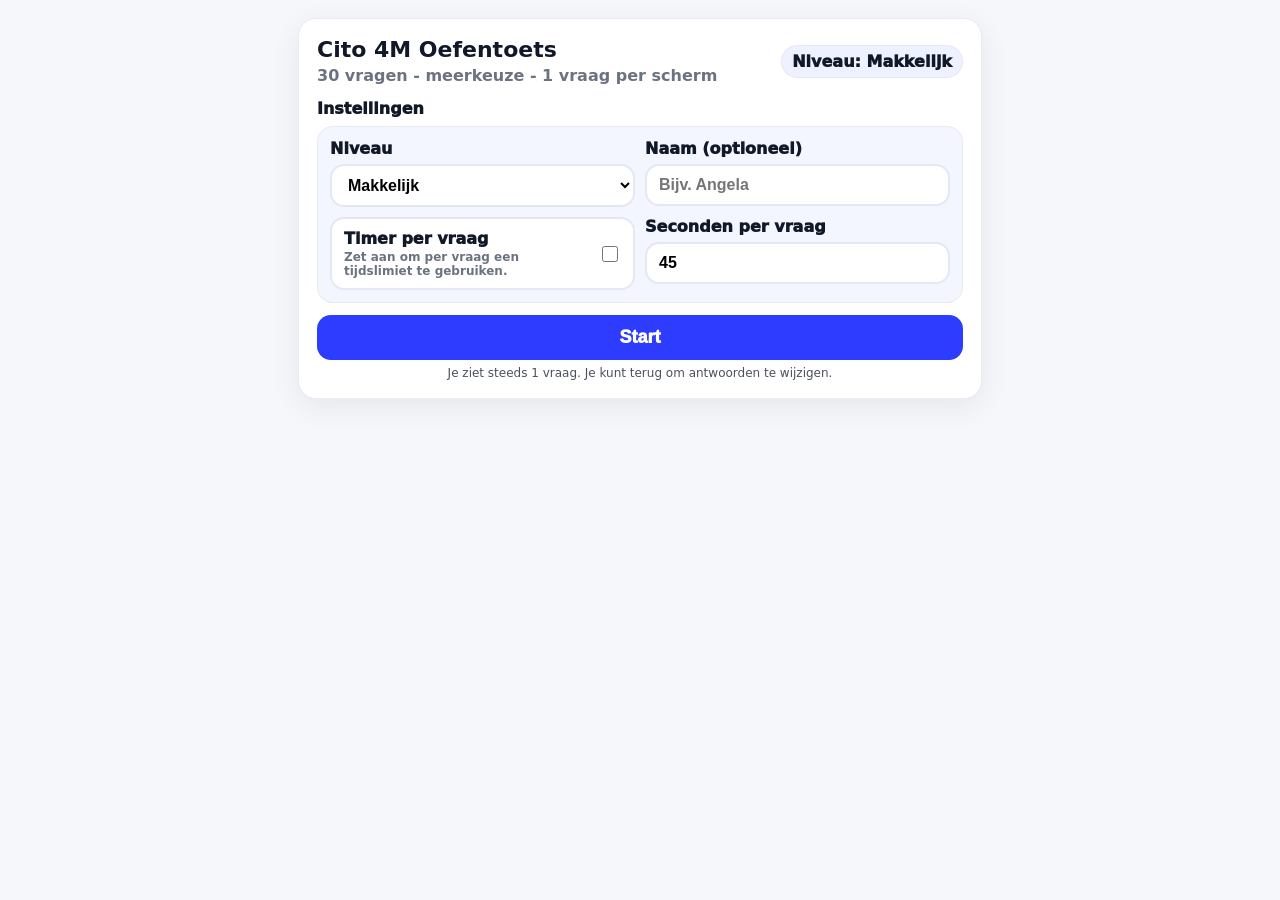
<file: cito-groep-4m.html>
<!doctype html>
<html lang="nl">
<head>
  <meta charset="utf-8" />
  <meta name="viewport" content="width=device-width, initial-scale=1" />
  <title>Cito 4M Oefentoets</title>
  <style>
    :root{
      --bg:#f6f7fb;
      --card:#ffffff;
      --muted:#6b7280;
      --ink:#111827;
      --accent:#2e3cff;
      --soft:#eef1ff;
      --soft2:#f3f5ff;
      --danger:#c22a2a;
      --success:#0a8a3a;
      --radius:18px;
      --line:#e5e7f2;
      --shadow:0 8px 30px rgba(0,0,0,.07);
    }
    *{box-sizing:border-box}
    body { font-family: system-ui, Arial; margin: 0; background:var(--bg); color:var(--ink); }
    .wrap { max-width: 720px; margin: 0 auto; padding: 18px; }
    .card { background: var(--card); border-radius: var(--radius); padding: 18px; box-shadow: var(--shadow); border:1px solid rgba(229,231,242,.8); }

    .row { display:flex; gap:12px; align-items:center; justify-content:space-between; flex-wrap:wrap; }
    h1 { font-size: 22px; margin: 0; }
    .subtitle { color:var(--muted); font-weight:800; margin-top:4px; }
    .pill { padding:6px 10px; border-radius:999px; background:var(--soft); font-weight:950; border:1px solid rgba(229,231,242,.8); }

    .screen { display:none; }
    .screen.active { display:block; }

    .section { margin-top: 14px; }
    .sectionTitle { font-weight: 950; margin-bottom: 8px; display:flex; align-items:center; gap:8px; }
    .sectionCard { background: var(--soft2); padding: 12px; border-radius: 16px; border:1px solid rgba(229,231,242,.8); }

    .settingsGrid { display:grid; grid-template-columns: 1fr 1fr; gap:10px; }
    @media (max-width: 640px){ .settingsGrid{ grid-template-columns: 1fr; } }

    label { display:block; font-weight:950; margin-bottom:6px; }
    select, .nameInput, .numInput {
      width:100%;
      padding:10px 12px;
      border-radius: 14px;
      border: 2px solid var(--line);
      font-size: 16px;
      outline: none;
      background:#fff;
      font-weight:800;
    }
    select:focus, .nameInput:focus, .numInput:focus{ border-color:#7b8cff; }

    .toggleRow{
      display:flex; align-items:center; justify-content:space-between; gap:12px;
      background:#fff; border:2px solid var(--line); border-radius:14px; padding:10px 12px;
    }
    .toggleRow .left{display:flex; flex-direction:column; gap:2px}
    .toggleRow .left .t{font-weight:1000}
    .toggleRow .left .s{font-size:12px; color:var(--muted); font-weight:850}
    .toggleRow input[type="checkbox"]{ width:22px; height:22px; }

    button {
      width: 100%;
      margin-top: 12px;
      font-size: 18px;
      padding: 12px 14px;
      border-radius: 14px;
      border: 0;
      background:var(--accent);
      color:white;
      font-weight: 950;
      cursor:pointer;
    }
    button.secondary { background:var(--soft); color:#1b1f3a; border:1px solid rgba(229,231,242,.8); }
    button.small { width:auto; margin-top:0; padding:10px 12px; font-size:14px; border-radius:999px; font-weight:900; }
    button.danger { background:#fff0f0; color:#8c1f1f; border:1px solid rgba(194,42,42,.25); }
    button:disabled { opacity:.55; cursor:default; }

    /* Progress bar */
    .progressWrap{ margin-top:12px; }
    .progressTop{ display:flex; justify-content:space-between; gap:10px; flex-wrap:wrap; }
    .progressText{ font-weight:1000; color:var(--muted); }
    .bar{ height:10px; background:#e7e9f5; border-radius:999px; overflow:hidden; }
    .bar > div{ height:100%; width:0%; background:linear-gradient(90deg,var(--accent),#7b8cff); transition:width .25s ease; }

    /* Timer badge + time bar */
    .timerRow{
      margin-top:10px;
      display:flex; align-items:center; justify-content:space-between; gap:10px; flex-wrap:wrap;
    }
    .timerBadge{
      padding:6px 10px; border-radius:999px;
      background:#fff; border:2px solid var(--line);
      font-weight:1000;
    }
    .timeBar{ flex:1; min-width:200px; height:10px; background:#e7e9f5; border-radius:999px; overflow:hidden; }
    .timeBar > div{ height:100%; width:100%; background:linear-gradient(90deg,#7b8cff,var(--accent)); transition:width .2s linear; }

    .msg { margin-top: 12px; min-height: 26px; font-weight: 950; text-align:center; }
    .good { color:var(--success); }
    .bad  { color:var(--danger); }

    .qBox{
      margin-top: 14px;
      background: var(--soft2);
      border-radius: 16px;
      padding: 12px;
      border:1px solid rgba(229,231,242,.8);
    }
    .qMeta{ display:flex; gap:10px; flex-wrap:wrap; align-items:center; justify-content:space-between; }
    .qNr{ font-weight:1000; }
    .qDomain{ color:var(--muted); font-weight:900; }
    .qText{
      margin-top:10px;
      font-size:18px;
      font-weight:1000;
      line-height:1.25;
      white-space:pre-line; /* <-- belangrijk: verhaaltjes netjes onder elkaar */
    }

    .opts{ margin-top: 12px; display:grid; gap:10px; }
    .opt{
      display:flex; gap:10px; align-items:flex-start;
      background:#fff;
      border:2px solid var(--line);
      border-radius: 14px;
      padding:10px 12px;
      cursor:pointer;
    }
    .opt:hover{ border-color: rgba(123,140,255,.65); }
    .opt input{ margin-top:4px; }
    .opt .t{ font-weight:900; }

    .navRow{ display:flex; gap:10px; margin-top:12px; }
    .navRow button{ margin-top:0; width:50%; }

    /* End screen review */
    .reviewItem{
      margin-top:10px;
      background:#fff;
      border:2px solid var(--line);
      border-radius:16px;
      padding:10px 12px;
    }
    .reviewHead{ display:flex; justify-content:space-between; gap:10px; align-items:flex-start; flex-wrap:wrap; }
    .tag{
      padding:6px 10px;border-radius:999px;font-weight:1000;font-size:12px;
      border:1px solid rgba(229,231,242,.8); background:var(--soft2); color:var(--muted);
    }
    .tag.good{ border-color:rgba(10,138,58,.25); background:rgba(10,138,58,.06); color:var(--success); }
    .tag.bad{ border-color:rgba(194,42,42,.25); background:rgba(194,42,42,.06); color:var(--danger); }
    .mini{ margin-top:6px; font-size:13px; font-weight:850; color:var(--muted); }
    .mini .b{ color:var(--ink); font-weight:1000; }

    .bigScore{
      font-size:44px;
      font-weight:1000;
      letter-spacing:.5px;
      text-align:center;
      margin: 12px 0 4px;
    }
    .smalltxt { font-size: 12px; opacity:.75; margin-top: 6px; text-align:center; white-space:pre-line; }

    /* Countdown overlay */
    .overlay{
      position:fixed; inset:0;
      display:none;
      align-items:center; justify-content:center;
      background:rgba(17,24,39,.55);
      backdrop-filter: blur(4px);
      z-index: 9999;
    }
    .overlay.active{ display:flex; }
    .countBox{
      width:min(520px, 92vw);
      background:#fff;
      border:1px solid rgba(229,231,242,.8);
      border-radius:24px;
      padding:28px 18px;
      box-shadow: 0 20px 50px rgba(0,0,0,.18);
      text-align:center;
    }
    .countNum{
      font-size:64px;
      font-weight:1100;
      letter-spacing:1px;
    }
    .countSub{
      margin-top:8px;
      color:var(--muted);
      font-weight:900;
    }
  </style>
</head>
<body>

<div class="overlay" id="overlay">
  <div class="countBox">
    <div class="countNum" id="countNum">3</div>
    <div class="countSub" id="countSub">Klaar? We beginnen zo...</div>
  </div>
</div>

<div class="wrap">
  <div class="card">
    <div class="row">
      <div>
        <h1>Cito 4M Oefentoets</h1>
        <div class="subtitle"><span id="subtitleCount">30</span> vragen - meerkeuze - 1 vraag per scherm</div>
      </div>
      <div class="pill" id="pillLevel">Niveau: -</div>
    </div>

    <!-- SETTINGS -->
    <div id="screenSettings" class="screen active">
      <div class="section">
        <div class="sectionTitle">Instellingen</div>
        <div class="sectionCard">
          <div class="settingsGrid">
            <div>
              <label>Niveau</label>
              <select id="level">
                <option value="easy" selected>Makkelijk</option>
                <option value="mid">Gemiddeld</option>
                <option value="hard">Moeilijk</option>
                <option value="e4">Toets E4</option>
              </select>
            </div>

            <div>
              <label>Naam (optioneel)</label>
              <input id="name" class="nameInput" placeholder="Bijv. Angela" />
            </div>

            <div class="toggleRow">
              <div class="left">
                <div class="t">Timer per vraag</div>
                <div class="s">Zet aan om per vraag een tijdslimiet te gebruiken.</div>
              </div>
              <input id="timerOn" type="checkbox" />
            </div>

            <div>
              <label>Seconden per vraag</label>
              <input id="secondsPerQ" class="numInput" type="number" min="10" max="300" value="45" />
            </div>
          </div>
        </div>
      </div>

      <button id="btnStart">Start</button>
      <div class="smalltxt">Je ziet steeds 1 vraag. Je kunt terug om antwoorden te wijzigen.</div>
    </div>

    <!-- QUIZ -->
    <div id="screenQuiz" class="screen">
      <div class="row" style="margin-top:8px;">
        <button id="btnToSettings" class="secondary small">Instellingen</button>
        <button id="btnFinishEarly" class="danger small">Stop & uitslag</button>
      </div>

      <!-- Progress bar -->
      <div class="progressWrap">
        <div class="progressTop">
          <div class="progressText" id="progressText">Vraag - / -</div>
          <div class="progressText" id="answeredText">Beantwoord: 0 / -</div>
        </div>
        <div class="bar"><div id="barFill"></div></div>
      </div>

      <!-- Timer row -->
      <div class="timerRow" id="timerRow" style="display:none;">
        <div class="timerBadge" id="timerBadge">Tijd: 45s</div>
        <div class="timeBar"><div id="timeFill"></div></div>
      </div>

      <div class="qBox">
        <div class="qMeta">
          <div class="qNr" id="qNr">Vraag 1</div>
          <div class="qDomain" id="qDomain">-</div>
        </div>

        <div class="qText" id="qText">-</div>

        <div class="opts" id="opts"></div>

        <div class="navRow">
          <button id="btnPrev" class="secondary">Vorige</button>
          <button id="btnNext">Volgende</button>
        </div>
      </div>

      <div id="msg" class="msg"></div>
    </div>

    <!-- END -->
    <div id="screenEnd" class="screen">
      <div class="bigScore" id="scoreBig">-</div>
      <div class="progressText" style="text-align:center;font-weight:1000;color:var(--muted)" id="endTitle">-</div>

      <div class="sectionCard" style="margin-top:12px;">
        <div class="smalltxt" id="endSub"></div>
      </div>

      <div class="section" style="margin-top:14px;">
        <div class="sectionTitle">Overzicht per vraag</div>
        <div id="review"></div>
      </div>

      <button id="btnRestart" class="secondary">Opnieuw</button>
    </div>

  </div>
</div>

<script>
(() => {
  // ---------------------------
  // Helpers
  // ---------------------------
  function q(domain, text, options, answerIndex){
    return { domain, text, options, answerIndex };
  }
  function withIds(list){
    return list.map((x,i) => ({ id:i+1, ...x }));
  }
  function domainLabel(d){
    if (d === "rekenen") return "Rekenen";
    if (d === "begrijpend_lezen") return "Begrijpend lezen";
    return "Taal";
  }
  function storyQ(story, questionLine, options, answerIndex){
    // Verhaaltje bij ELKE vraag
    const text =
      "Verhaal:\n" + story + "\n\n" +
      "Vraag:\n" + questionLine;
    return q("begrijpend_lezen", text, options, answerIndex);
  }
  function titleQ(story, options, answerIndex){
    const questionLine = "Welke titel past het best bij het hele verhaal?\n(Waar gaat het verhaal vooral over?)";
    return storyQ(story, questionLine, options, answerIndex);
  }
  function playWinnerSound(){
    if (!("speechSynthesis" in window)) return;
    const utter = new SpeechSynthesisUtterance("You are world champion");
    utter.lang = "en-US";
    window.speechSynthesis.cancel();
    window.speechSynthesis.speak(utter);
  }

  // ---------------------------
  // DATA: 4 toetsen (variabele lengte)
  // ---------------------------
  const TESTS = {
    easy: buildEasy(),
    mid:  buildMid(),
    hard: buildHard(),
    e4: buildE4(),
  };

  function buildEasy(){
    const qs = [];

    // Rekenen (12)
    qs.push(
      q("rekenen","47 + 26 =",["63","73","83","93"],1),
      q("rekenen","64 - 28 =",["34","36","38","42"],1),
      q("rekenen","6 x 7 =",["36","40","42","48"],2),
      q("rekenen","Welke som is 30?",["5x5","6x4","10+10","6x5"],3),
      q("rekenen","Er zijn 24 appels. Verdeel ze eerlijk over 6 kinderen. Hoeveel appels krijgt ieder kind?",["2","3","4","6"],2),
      q("rekenen","Kwart over negen is:",["9:15","9:30","9:45","10:15"],0),
      // FIX: grootst is 40-5 (35)
      q("rekenen","Welke is het grootst?",["8x4","30+2","5x6","40-5"],3),
      q("rekenen","Welke som klopt?",["9x3=18","6x5=30","4x7=24","8x4=28"],1),
      q("rekenen","100 - 47 =",["43","53","57","63"],1),
      q("rekenen","Water meet je in:",["kilo","liter","meter","gram"],1),
      q("rekenen","Een boek kost EUR 8. Je betaalt met EUR 10. Hoeveel wisselgeld krijg je terug?",["EUR 1","EUR 2","EUR 3","EUR 4"],1),
      q("rekenen","Half vijf is:",["4:00","4:15","4:30","5:30"],2),
    );

    // Begrijpend lezen (10) - 2 verhalen x 5 vragen (verhaal staat steeds erbij)
    const s1 =
      "Sam gaat op zaterdag naar de voetbaltraining.\n" +
      "Hij fietst samen met zijn vriend Tim naar het veld.\n" +
      "De training begint om tien uur.\n" +
      "Na de training drinken ze limonade in de kantine.";
    qs.push(
      storyQ(s1,"Op welke dag gaat Sam trainen?",["Vrijdag","Zaterdag","Zondag","Maandag"],1),
      storyQ(s1,"Met wie gaat Sam naar de training?",["Zijn broer","Zijn vader","Tim","Alleen"],2),
      storyQ(s1,"Hoe gaat Sam naar het veld?",["Lopend","Met de bus","Met de fiets","Met de auto"],2),
      storyQ(s1,"Hoe laat begint de training?",["09:00","09:30","10:00","10:30"],2),
      storyQ(s1,"Wat doen Sam en Tim na de training?",["Naar huis","Douchen","Limonade drinken","Spelen"],2),
    );

    const s2 =
      "In de tuin staat een grote boom.\n" +
      "In de boom zit een vogel.\n" +
      "Elke ochtend zingt de vogel een liedje.\n" +
      "De kat kijkt omhoog, maar kan de vogel niet pakken.";
    qs.push(
      storyQ(s2,"Waar zit de vogel?",["In de tuin","Op de grond","In de boom","Op het dak"],2),
      storyQ(s2,"Wanneer zingt de vogel?",["'s Avonds","'s Nachts","'s Middags","'s Ochtends"],3),
      storyQ(s2,"Wat doet de kat?",["Hij slaapt","Hij zingt","Hij kijkt omhoog","Hij rent weg"],2),
      storyQ(s2,"Waarom kan de kat de vogel niet pakken?",["De vogel vliegt weg","De kat is moe","De vogel zit te hoog","De kat is bang"],2),
      titleQ(s2,["De kat zingt","Er is een boom in de tuin","De vogel zit veilig in de boom","De kat vangt de vogel"],2),
    );

    // Taal (8)
    qs.push(
      q("taal","Welk woord past? De hond ligt ___ de tafel.",["onder","lopen","groot","eten"],0),
      q("taal","Welk woord betekent bijna hetzelfde als 'boos'?",["blij","kwaad","moe","lief"],1),
      q("taal","Welke zin is goed geschreven?",["ik Ga morgen naar school","Ik ga morgen naar school.","Ik ga Morgen naar school","ik ga morgen naar School"],1),
      q("taal","Welk woord is een werkwoord?",["stoel","rood","lopen","tafel"],2),
      q("taal","Welke zin is tegenwoordige tijd?",["Ik liep naar huis","Ik ga naar huis","Ik zal naar huis gaan","Ik ben gegaan"],1),
      q("taal","Welk woord past? De zon schijnt en het is ____.",["nat","koud","warm","donker"],2),
      q("taal","Welk woord is meervoud?",["boom","kind","huizen","kat"],2),
      q("taal","Welk woord rijmt op 'kat'?",["pet","mat","kip","zon"],1),
    );

    return withIds(qs);
  }

  function buildMid(){
    const qs = [];

    // Rekenen (12)
    qs.push(
      q("rekenen","58 + 37 =",["85","95","96","105"],1),
      q("rekenen","73 - 46 =",["17","27","37","47"],1),
      q("rekenen","8 x 6 =",["42","46","48","54"],2),
      q("rekenen","Welke som is 45?",["9x4","5x9","7x6","10+25"],1),
      q("rekenen","36 knikkers eerlijk over 4 kinderen. Ieder krijgt:",["8","9","10","12"],1),
      q("rekenen","Kwart voor drie is:",["2:15","2:30","2:45","3:15"],2),
      q("rekenen","Welke is het kleinst?",["50-18","6x5","40-9","28+6"],1),
      q("rekenen","100 - 68 =",["22","32","38","42"],1),
      q("rekenen","Welke maat past bij lengte van een tafel?",["liter","meter","gram","euro"],1),
      q("rekenen","2 ijsjes van EUR 3. Je betaalt EUR 10. Terug:",["EUR 2","EUR 3","EUR 4","EUR 5"],2),
      q("rekenen","Welke breuk is het grootst?",["1/2","1/4","1/3","1/6"],0),
      q("rekenen","Film start 18:15 en duurt 1 uur. Klaar om:",["19:00","19:05","19:15","19:30"],2),
    );

    // Begrijpend lezen (10)
    const s1 =
      "Mila wil een hut bouwen.\n" +
      "Ze zoekt takken in het park.\n" +
      "Haar broer helpt mee.\n" +
      "Als de hut klaar is, leggen ze een deken erin.\n" +
      "Dan gaan ze even zitten.";
    qs.push(
      storyQ(s1,"Wat wil Mila bouwen?",["Een boot","Een hut","Een toren","Een tunnel"],1),
      storyQ(s1,"Waar zoekt Mila takken?",["In het park","Op school","In de winkel","Bij oma"],0),
      storyQ(s1,"Wie helpt Mila?",["Haar zus","Haar broer","Haar moeder","Niemand"],1),
      storyQ(s1,"Wat doen ze als de hut klaar is?",["Ze rennen weg","Ze leggen een deken erin","Ze gooien takken weg","Ze gaan naar huis"],1),
      titleQ(s1,["Mila tekent een tekening","Mila bouwt een hut","Mila gaat naar school","Mila koopt takken"],1),
    );

    const s2 =
      "Op maandag neemt juf Noor een doos mee.\n" +
      "In de doos zitten boeken.\n" +
      "De klas mag een boek kiezen.\n" +
      "De kinderen moeten het boek na een week terugbrengen.";
    qs.push(
      storyQ(s2,"Op welke dag neemt juf Noor de doos mee?",["Maandag","Woensdag","Vrijdag","Zaterdag"],0),
      storyQ(s2,"Wat zit er in de doos?",["Eten","Boeken","Spelletjes","Schriften"],1),
      storyQ(s2,"Wat mogen de kinderen doen?",["Zingen","Een boek kiezen","Naar huis gaan","Niks doen"],1),
      storyQ(s2,"Wanneer moeten de kinderen het boek terugbrengen?",["Na een dag","Na een week","Na een maand","Na een jaar"],1),
      titleQ(s2,["Spelen in de gymzaal","Boeken voor de klas","Een nieuwe tafel","Rekenen is leuk"],1),
    );

    // Taal (8)
    qs.push(
      q("taal","Wat is het tegenovergestelde van 'hoog'?",["breed","laag","lang","hard"],1),
      q("taal","Welke zin is een vraag?",["Ik ga naar huis.","Ga jij naar huis?","Wat een mooi boek.","Morgen is het vrijdag."],1),
      q("taal","Welk woord is een bijvoeglijk naamwoord?",["rennen","blauw","stoel","lopen"],1),
      q("taal","Kies het juiste woord: 'De jongens ___ naar school.'",["loopt","lopen","liep","gelopen"],1),
      q("taal","Welk woord past: 'Ik ___ een boek.'",["lees","leest","lezen","gelezen"],0),
      q("taal","Welke zin heeft hoofdletter en punt?",["mila speelt buiten","Mila speelt buiten.","Mila speelt Buiten.","mila speelt buiten."],1),
      q("taal","Welk woord rijmt op 'maan'?",["baan","man","min","meen"],0),
      q("taal","Meervoud van 'kind' is:",["kinden","kinds","kinderen","kindjes"],2),
    );

    return withIds(qs);
  }

  function buildHard(){
    const qs = [];

    // Rekenen (12) - FIXES toegepast
    qs.push(
      q("rekenen","96 - 57 =",["29","39","49","59"],1),
      q("rekenen","48 + 59 =",["97","107","117","118"],1),
      q("rekenen","9 x 7 =",["56","63","72","81"],1),
      q("rekenen","Welke som is 72?",["8x8","9x8","6x11","7x9"],1),
      q("rekenen","50c + 20c + 10c =",["60c","70c","80c","90c"],2),
      // FIX: 14:35 + 25 min = 15:00 (optie C)
      q("rekenen","Bus 14:35. 25 min later:",["14:50","14:55","15:00","15:10"],2),
      // FIX: grootste is 80-5 (=75) => optie C
      q("rekenen","Welke is het grootst?",["120-47","6x11","80-5","45+29"],2),
      q("rekenen","Vul aan: 5 x __ = 45",["7","8","9","10"],2),
      q("rekenen","Gewicht van een appel meet je in:",["liter","gram","meter","minuut"],1),
      q("rekenen","Spel kost EUR 17. Je hebt EUR 20. Over:",["EUR 1","EUR 2","EUR 3","EUR 4"],2),
      q("rekenen","Welke breuk is het kleinst?",["1/2","1/3","1/4","1/5"],3),
      q("rekenen","Je leest 15 bladzijden per dag. In 4 dagen lees je:",["45","50","55","60"],3),
    );

    // Begrijpend lezen (10)
    const s1 =
      "Noah zet zijn fiets in de schuur.\n" +
      "Het begint te regenen.\n" +
      "Hij pakt een jas en een paraplu.\n" +
      "Dan loopt hij naar de winkel om brood te halen.\n" +
      "Als hij terug is, zet hij de paraplu te drogen.";
    qs.push(
      storyQ(s1,"Waarom pakt Noah een paraplu?",["Omdat het regent","Omdat het warm is","Omdat hij gaat fietsen","Omdat hij gaat slapen"],0),
      storyQ(s1,"Waar zet Noah zijn fiets?",["In de schuur","In de klas","In de winkel","In de tuin"],0),
      storyQ(s1,"Wat gaat Noah halen?",["Melk","Brood","Snoep","Een bal"],1),
      storyQ(s1,"Wat doet Noah als hij terug is?",["Paraplu drogen","Fiets wassen","Jas weggooien","Televisie kijken"],0),
      titleQ(s1,["Een zonnige dag","Naar de winkel in de regen","Fietsen in het park","Een nieuw spel"],1),
    );

    const s2 =
      "In de klas maken de kinderen een tekening.\n" +
      "Juf zegt dat ze rustig moeten werken.\n" +
      "Emma is snel klaar en wil praten.\n" +
      "Juf wijst naar het bord: 'stil werken'.\n" +
      "Emma gaat weer zitten.";
    qs.push(
      storyQ(s2,"Waarom wijst juf naar het bord?",["Omdat Emma moet opruimen","Omdat Emma stil moet zijn","Omdat Emma moet rennen","Omdat Emma naar huis mag"],1),
      storyQ(s2,"Wat maken de kinderen?",["Een som","Een tekening","Een lied","Een boek"],1),
      storyQ(s2,"Wat wil Emma doen als ze klaar is?",["Slapen","Praten","Lezen","Eten"],1),
      storyQ(s2,"Wat doet Emma daarna?",["Ze gaat naar huis","Ze gaat weer zitten","Ze pakt een bal","Ze gaat lachen"],1),
      titleQ(s2,["Buiten spelen","Stil werken in de klas","Een nieuwe juf","Rekenen met Emma"],1),
    );

    // Taal (8) - "blad" vervangen (eenduidig)
    qs.push(
      q("taal","Welk woord past: 'De hond is ___ dan de kat.'",["groter","groot","groots","grootst"],0),
      q("taal","Welke zin staat in de verleden tijd?",["Ik loop naar huis","Ik liep naar huis","Ik loopte naar huis","Ik zal naar huis lopen"],1),
      q("taal","Welke zin is goed?",["Hij hebben een bal.","Hij heeft een bal.","Hij heb een bal.","Hij hebt een bal."],1),
      q("taal","Welk woord is een zelfstandig naamwoord?",["snel","rennen","tafel","mooi"],2),
      q("taal","Kies het juiste woord: 'Wij ___ in de tuin.'",["speelt","spelen","speelde","gespeeld"],1),
      // VERBETERD: eenduidig meervoud
      q("taal","Wat is het meervoud van 'stoel'?",["stoelen","stoels","stoelenen","stoelers"],0),
      q("taal","Welk woord past: 'Ik ___ mijn jas aan.'",["doe","doet","doen","gedaan"],0),
      q("taal","Welk woord betekent bijna hetzelfde als 'snel'?",["vlug","zacht","stil","laag"],0),
    );

    return withIds(qs);
  }

      function buildE4(){
    const qs = [];

    // Begrijpend lezen (5)
    const s1 =
      "Sam en Noor spelen buiten.\n" +
      "Ze maken een hut van takken.\n" +
      "Noor haalt een deken van binnen.\n" +
      "Sam zoekt stenen om de hut stevig te maken.\n" +
      "Samen zijn ze trots op hun hut.";
    qs.push(
      storyQ(s1,"Wie spelen er buiten?",["Sam en Noor","Sam en Tim","Noor en Emma","De juf en Sam"],0),
      storyQ(s1,"Wat maken Sam en Noor?",["Een hut van takken","Een tekening","Een tent in de klas","Een boot"],0),
      storyQ(s1,"Waarom zoekt Sam stenen?",["Om de hut stevig te maken","Om mee te gooien","Om een pad te maken","Om mee te tellen"],0),
      storyQ(s1,"Waar haalt Noor de deken vandaan?",["Van binnen","Uit de tuin","Bij de buren","Op school"],0),
      storyQ(s1,"Hoe voelen Sam en Noor zich aan het einde?",["Trots","Boos","Bang","Verdrietig"],0),
    );

    // Spelling en taal (7)
    qs.push(
      q("taal","De hond _ snel.",["rent","rend","rende","renn"],0),
      q("taal","Ik zie twee _ in de tuin.",["kat","katten","katt","katte"],1),
      q("taal","Morgen _ ik naar oma.",["ga","gaa","gaat","gana"],0),
      q("taal","De kinderen spelen _.",["buiten","buitn","buiten.","bouten"],0),
      q("taal","_ ga jij slapen?",["Wanneer","waneer","Wanneeer","Wanner"],0),
      q("taal","Verbeter de zin: ik ga morgen naar school",["Ik ga morgen naar school.","Ik ga Morgen naar school","ik ga morgen naar school","Ik ga morgen naar school"],0),
      q("taal","Verbeter de zin: waar is mijn jas",["Waar is mijn jas?","Waar is mijn jas.","waar is mijn jas?","Waar is mijn jas"],0),
    );

    // Rekenen (5)
    qs.push(
      q("rekenen","48 + 27 =",["65","75","85","76"],1),
      q("rekenen","63 - 19 =",["44","42","52","34"],0),
      q("rekenen","6 x 4 =",["18","20","24","28"],2),
      q("rekenen","5 x 3 =",["15","18","20","12"],0),
      q("rekenen","Lisa heeft 35 snoepjes. Ze geeft er 18 weg. Hoeveel houdt ze over?",["15","16","17","18"],2),
    );

    // Tijd en meten (5)
    qs.push(
      q("rekenen","Hoe laat is het: half 9 =",["8:30","9:30","8:15","9:00"],0),
      q("rekenen","Hoe laat is het: kwart over 6 =",["6:15","6:45","5:45","6:05"],0),
      q("rekenen","Wat duurt langer?",["1 uur","45 minuten","Even lang","2 uur"],0),
      q("rekenen","Wat is langer?",["1 meter","80 cm","50 cm","Gelijk"],0),
      q("rekenen","Je begint om 3:00 te spelen en stopt om 4:30. Hoe lang speel je?",["1 uur 30 min","2 uur","1 uur","30 min"],0),
    );

    return withIds(qs);
  }



  // ---------------------------
  // DOM
  // ---------------------------
  const screenSettings = document.getElementById("screenSettings");
  const screenQuiz = document.getElementById("screenQuiz");
  const screenEnd = document.getElementById("screenEnd");

  const overlay = document.getElementById("overlay");
  const countNum = document.getElementById("countNum");
  const countSub = document.getElementById("countSub");

  const elLevel = document.getElementById("level");
  const elName = document.getElementById("name");
  const pillLevel = document.getElementById("pillLevel");
  const subtitleCount = document.getElementById("subtitleCount");

  const elTimerOn = document.getElementById("timerOn");
  const elSecondsPerQ = document.getElementById("secondsPerQ");

  const btnStart = document.getElementById("btnStart");
  const btnToSettings = document.getElementById("btnToSettings");
  const btnFinishEarly = document.getElementById("btnFinishEarly");
  const btnPrev = document.getElementById("btnPrev");
  const btnNext = document.getElementById("btnNext");
  const msgEl = document.getElementById("msg");

  const progressText = document.getElementById("progressText");
  const answeredText = document.getElementById("answeredText");
  const barFill = document.getElementById("barFill");

  const timerRow = document.getElementById("timerRow");
  const timerBadge = document.getElementById("timerBadge");
  const timeFill = document.getElementById("timeFill");

  const qNrEl = document.getElementById("qNr");
  const qDomainEl = document.getElementById("qDomain");
  const qTextEl = document.getElementById("qText");
  const optsEl = document.getElementById("opts");

  const scoreBig = document.getElementById("scoreBig");
  const endTitle = document.getElementById("endTitle");
  const endSub = document.getElementById("endSub");
  const reviewEl = document.getElementById("review");
  const btnRestart = document.getElementById("btnRestart");

  // ---------------------------
  // State
  // ---------------------------
  const LABELS = { easy:"Makkelijk", mid:"Gemiddeld", hard:"Moeilijk", e4:"Toets E4" };
  let activeLevel = "easy";
  let questions = [];
  let answers = [];
  let idx = 0;
  let totalQuestions = 30;

  // Timer state
  let timerEnabled = false;
  let secondsPerQ = 45;
  let remaining = 0;
  let timerId = null;
  let questionStartedAt = null;

  function showScreen(which){
    screenSettings.classList.toggle("active", which === "settings");
    screenQuiz.classList.toggle("active", which === "quiz");
    screenEnd.classList.toggle("active", which === "end");
  }
  function setMsg(text, good=null){
    msgEl.textContent = text || "";
    msgEl.className = "msg " + (good === null ? "" : (good ? "good" : "bad"));
  }
  function updatePill(){
    activeLevel = elLevel.value;
    pillLevel.textContent = `Niveau: ${LABELS[activeLevel]}`;
    const count = TESTS[activeLevel].length;
    if (subtitleCount) subtitleCount.textContent = String(count);
  }
  function answeredCount(){
    return answers.filter(v => v !== null).length;
  }
  function updateProgressUI(){
    progressText.textContent = `Vraag ${idx+1} / ${totalQuestions}`;
    answeredText.textContent = `Beantwoord: ${answeredCount()} / ${totalQuestions}`;
    barFill.style.width = `${((idx+1)/totalQuestions)*100}%`;
  }

  function clearTimer(){
    if (timerId) clearInterval(timerId);
    timerId = null;
  }

  function startTimerForQuestion(){
    clearTimer();
    if (!timerEnabled){
      timerRow.style.display = "none";
      return;
    }

    timerRow.style.display = "flex";
    remaining = secondsPerQ;
    questionStartedAt = Date.now();
    timerBadge.textContent = `Tijd: ${remaining}s`;
    timeFill.style.width = "100%";

    timerId = setInterval(() => {
      const elapsed = Math.floor((Date.now() - questionStartedAt) / 1000);
      const newRemaining = Math.max(0, secondsPerQ - elapsed);

      if (newRemaining !== remaining){
        remaining = newRemaining;
        timerBadge.textContent = `Tijd: ${remaining}s`;
        timeFill.style.width = `${(remaining / secondsPerQ) * 100}%`;
      }

      if (remaining <= 0){
        clearTimer();
        setMsg("Tijd is op. Je gaat automatisch naar de volgende vraag.", false);
        setTimeout(() => nextStep(true), 450);
      }
    }, 200);
  }

  function renderQuestion(){
    const item = questions[idx];
    updateProgressUI();

    qNrEl.textContent = `Vraag ${item.id}`;
    qDomainEl.textContent = domainLabel(item.domain);
    qTextEl.textContent = item.text;

    optsEl.innerHTML = "";
    const group = "optGroup";

    item.options.forEach((opt, i) => {
      const row = document.createElement("label");
      row.className = "opt";
      row.innerHTML = `
        <input type="radio" name="${group}" value="${i}">
        <div class="t">${String.fromCharCode(65+i)}. ${escapeHtml(opt)}</div>
      `;
      row.addEventListener("click", () => {
        answers[idx] = i;
        setMsg("", null);
        updateProgressUI();
      });
      optsEl.appendChild(row);
    });

    // restore selection
    const saved = answers[idx];
    if (saved !== null){
      const inp = optsEl.querySelector(`input[value="${saved}"]`);
      if (inp) inp.checked = true;
    }

    btnPrev.disabled = (idx === 0);
    btnNext.textContent = (idx === totalQuestions - 1) ? "Afronden" : "Volgende";

    startTimerForQuestion();
  }

  function countdownThen(fn){
    overlay.classList.add("active");
    let n = 3;
    countNum.textContent = String(n);
    countSub.textContent = "Klaar? We beginnen zo...";

    const t = setInterval(() => {
      n--;
      if (n > 0){
        countNum.textContent = String(n);
      } else if (n === 0){
        countNum.textContent = "GO!";
        countSub.textContent = "Succes!";
      } else {
        clearInterval(t);
        overlay.classList.remove("active");
        fn();
      }
    }, 650);
  }

  function start(){
    activeLevel = elLevel.value;
    questions = TESTS[activeLevel];
    totalQuestions = questions.length;
    answers = new Array(totalQuestions).fill(null);
    idx = 0;

    timerEnabled = !!elTimerOn.checked;
    secondsPerQ = clampInt(elSecondsPerQ.value, 10, 300, 45);

    setMsg("", null);
    updatePill();

    countdownThen(() => {
      showScreen("quiz");
      renderQuestion();
    });
  }

  function finish(){
    clearTimer();

    let correct = 0;
    const total = totalQuestions;

    const name = (elName.value || "").trim();
    const who = name ? name : "-";

    reviewEl.innerHTML = "";

    questions.forEach((qq, i) => {
      const your = answers[i];
      const ok = (your === qq.answerIndex);
      if (ok) correct++;

      const yourText = (your === null)
        ? "Niet ingevuld"
        : `${String.fromCharCode(65+your)}. ${qq.options[your]}`;

      const correctText = `${String.fromCharCode(65+qq.answerIndex)}. ${qq.options[qq.answerIndex]}`;

      const item = document.createElement("div");
      item.className = "reviewItem";
      item.innerHTML = `
        <div class="reviewHead">
          <div style="font-weight:1000;">${qq.id}. ${escapeHtml(qq.text)}</div>
          <div class="tag ${ok ? "good" : "bad"}">${ok ? "Goed" : "Fout"}</div>
        </div>
        <div class="mini">Jouw antwoord: <span class="b">${escapeHtml(yourText)}</span></div>
        <div class="mini">Juiste antwoord: <span class="b">${escapeHtml(correctText)}</span></div>
      `;
      reviewEl.appendChild(item);
    });

    const pct = Math.round((correct/total)*100);
    scoreBig.textContent = `${correct}/${total}`;
    endTitle.textContent = `Uitslag (${LABELS[activeLevel]})`;
    endSub.textContent =
      `Naam: ${who}\n` +
      `Niveau: ${LABELS[activeLevel]}\n` +
      `Goed: ${correct}\n` +
      `Fout: ${total - correct}\n` +
      `Percentage: ${pct}%\n` +
      `Timer per vraag: ${timerEnabled ? (secondsPerQ + "s") : "uit"}`;

    showScreen("end");

    if (correct === total){
      playWinnerSound();
    }
  }

  function nextStep(auto=false){
    if (answers[idx] === null && !auto){
      setMsg("Let op: Je hebt nog geen antwoord gekozen. Je mag doorgaan, maar dan telt het als fout.", false);
    }

    if (idx === totalQuestions - 1){
      finish();
      return;
    }

    idx++;
    setMsg("", null);
    renderQuestion();
  }

  function prevStep(){
    if (idx <= 0) return;
    idx--;
    setMsg("", null);
    renderQuestion();
  }

  function clampInt(v, min, max, fallback){
    const n = parseInt(v, 10);
    if (Number.isNaN(n)) return fallback;
    return Math.max(min, Math.min(max, n));
  }

  function escapeHtml(str){
    return String(str)
      .replaceAll("&","&amp;")
      .replaceAll("<","&lt;")
      .replaceAll(">","&gt;")
      .replaceAll('"',"&quot;")
      .replaceAll("'","&#039;");
  }

  // ---------------------------
  // Events
  // ---------------------------
  elLevel.addEventListener("change", updatePill);
  btnStart.addEventListener("click", start);

  btnToSettings.addEventListener("click", () => {
    clearTimer();
    showScreen("settings");
    setMsg("", null);
  });

  btnFinishEarly.addEventListener("click", finish);
  btnPrev.addEventListener("click", prevStep);
  btnNext.addEventListener("click", () => nextStep(false));

  btnRestart.addEventListener("click", () => {
    clearTimer();
    showScreen("settings");
    updatePill();
  });

  // init
  updatePill();
  showScreen("settings");
})();
</script>
</body>
</html>
</file>
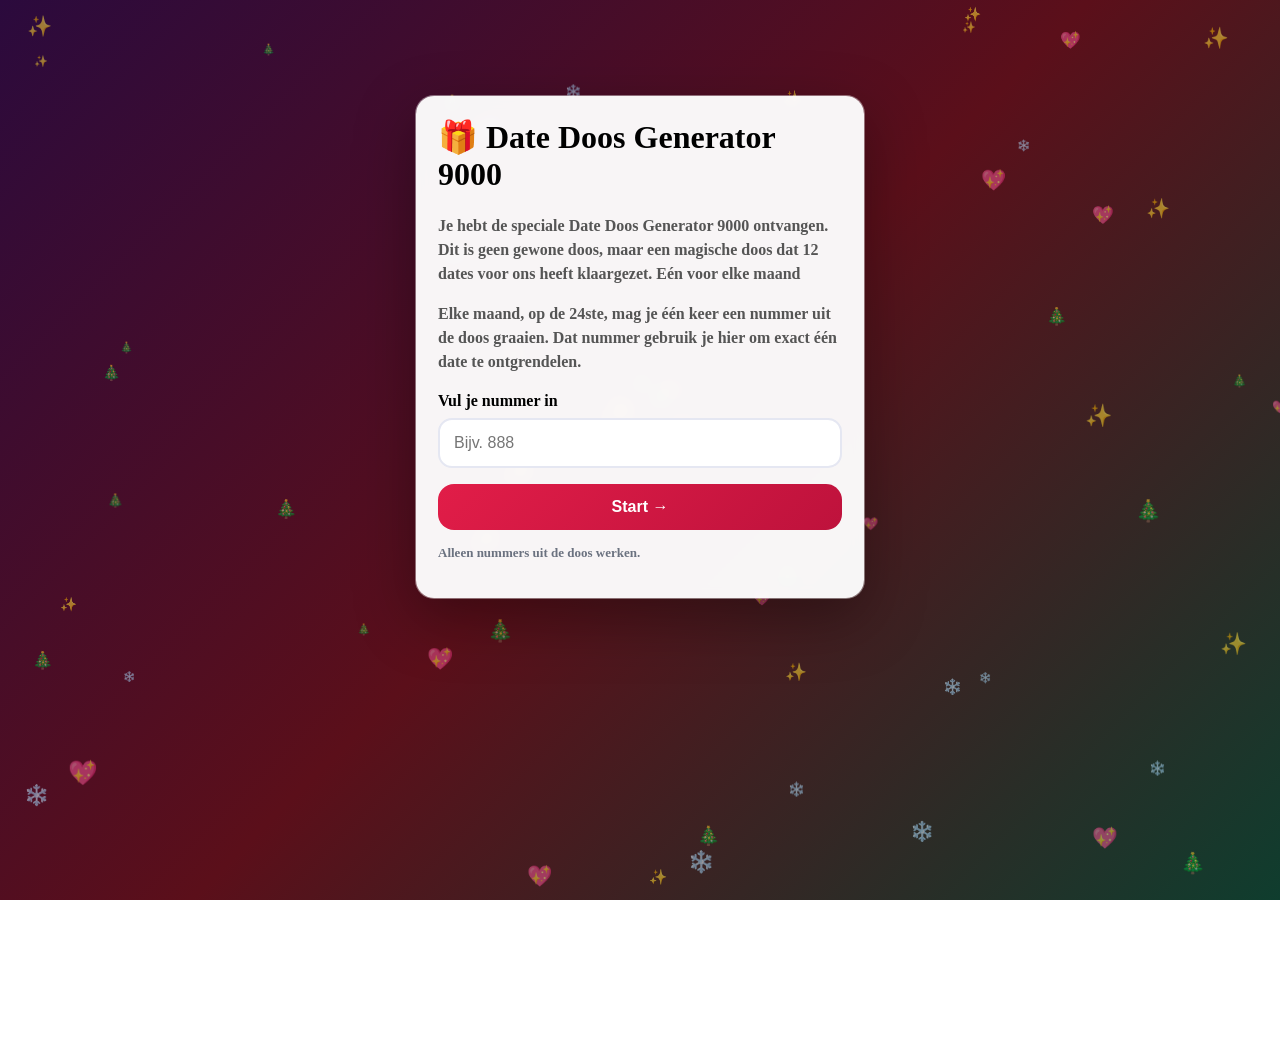
<file: Date Doos Generator 9000.html>
<!doctype html>
<html lang="nl">
<head>
<meta charset="utf-8">
<meta name="viewport" content="width=device-width, initial-scale=1, viewport-fit=cover">
<title>Date Doos Generator 9000</title>

<style>
html, body{
  margin:0;
  padding:0;
  width:100%;
  height:100%;
  overflow-x:hidden;
  background:linear-gradient(135deg,#2b0a3d,#5b0f1a,#0f3d2e);
}
#bgAnim,#confetti{
  position:fixed;
  top:0;
  left:0;
  width:100vw;
  height:100dvh;
  pointer-events:none;
}
#bgAnim{ z-index:0; }
#confetti{ z-index:9999; }

.wrap{
  max-width:480px;
  margin:80px auto;
  padding:16px;
  position:relative;
  z-index:2;
  min-height:100dvh;
  display:flex;
  justify-content:center;
  align-items:flex-start;
  box-sizing:border-box;
}
.card{
  width:100%;
  background:rgba(255,255,255,0.96);
  border-radius:18px;
  padding:22px;
  backdrop-filter: blur(6px);
  box-shadow:
    0 0 0 1px rgba(255,255,255,.4),
    0 20px 60px rgba(0,0,0,.35);
}
h1,h2{ margin-top:0; }
p{ font-weight:700; color:#555; line-height:1.5; }
label{ display:block; margin-top:18px; font-weight:900; }

input{
  width:100%;
  padding:14px;
  font-size:16px;
  border-radius:14px;
  border:2px solid #e5e7f2;
  margin-top:8px;
  box-sizing:border-box;
}
button{
  width:100%;
  margin-top:16px;
  padding:14px;
  font-size:16px;
  font-weight:900;
  border-radius:16px;
  border:none;
  background:linear-gradient(135deg,#e11d48,#be123c);
  color:white;
  cursor:pointer;
  -webkit-tap-highlight-color: transparent;
}
button.secondary{ background:#111827; }

.msg{ margin-top:10px; font-weight:900; }
.good{ color:#0a8a3a; }
.bad{ color:#c22a2a; }
.hide{ display:none; }

.pill{
  display:inline-block;
  font-weight:900;
  font-size:12px;
  padding:6px 10px;
  border-radius:999px;
  background:linear-gradient(135deg,#ffe4e6,#fecdd3);
  color:#9f1239;
  margin-bottom:10px;
}
.rewardBox{
  background:#f8fafc;
  border:2px dashed #e5e7f2;
  border-radius:16px;
  padding:14px;
  margin-top:12px;
}
.video{
  position:relative;
  padding-top:56.25%;
  margin-top:12px;
  border-radius:12px;
  overflow:hidden;
}
.video iframe{
  position:absolute;
  inset:0;
  width:100%;
  height:100%;
  border:0;
}

@media (max-width:520px){
  .wrap{
    margin:18px auto;
    padding:12px;
    max-width:100%;
  }
  .card{ padding:18px; }
  h1{ font-size:22px; }
  h2{ font-size:18px; }
  p{ font-size:15px; line-height:1.45; }
}
</style>
</head>

<body>
<canvas id="bgAnim"></canvas>
<canvas id="confetti"></canvas>

<audio id="bgMusic" preload="auto" loop>
  <source src="christmas.mp3" type="audio/mpeg">
</audio>

<div class="wrap">
  <div class="card">

    <div id="start">
      <h1>🎁 Date Doos Generator 9000</h1>

      <p>
        Je hebt de <strong>speciale Date Doos Generator 9000</strong> ontvangen.
        Dit is geen gewone doos, maar een magische doos dat 12 dates voor ons heeft klaargezet. Eén voor elke maand
      </p>

      <p>
        Elke maand, op de <strong>24ste</strong>, mag je één keer een nummer uit de doos graaien.
        Dat nummer gebruik je hier om exact één date te ontgrendelen.
      </p>

      <label>Vul je nummer in</label>
      <input id="code" placeholder="Bijv. 888" inputmode="numeric">
      <button onclick="startGame()">Start →</button>
      <div id="startMsg" class="msg"></div>

      <p style="font-size:13px;font-weight:800;color:#6b7280;">
        Alleen nummers uit de doos werken.
      </p>
    </div>

    <div id="quiz" class="hide">
      <div class="pill">🎄💛 Kerstquiz</div>
      <h2>Beantwoord de vragen</h2>

      <p><strong id="qNo"></strong></p>
      <p id="qText"></p>

      <label>Antwoord</label>
      <input id="ans" placeholder="Typ je antwoord">
      <button id="nextBtn" onclick="checkAnswer()">Volgende →</button>
      <div id="msg" class="msg"></div>

      <button class="secondary" onclick="resetAll()">Andere code invoeren</button>
    </div>

    <div id="reward" class="hide">
      <div class="pill">🎉 Ontgrendeld</div>
      <h2>Yes! 🎉</h2>

      <div class="rewardBox">
        <div id="rewardGolf" class="hide">
          <p style="font-weight:900;">
            🎉 <strong>Gefeliciteerd!</strong><br>
            Het is gelukt 🎉<br>
            Je hebt zojuist een <strong>golfdate</strong> ontgrendeld.<br>
            Tijd om samen het gras op te gaan, te lachen en plezier te maken ⛳💛
          </p>
        </div>

        <div id="rewardZombie" class="hide">
          <p style="font-weight:900;">
            🎉 <strong>Gefeliciteerd!</strong><br>
            Het is gelukt 🎉<br>
            Je hebt zojuist een <strong>zombie date</strong> ontgrendeld.<br>
            Tijd om samen de zombies te verslaan 😈🧟‍♂️🔥
          </p>
          <div class="video">
            <iframe
              src="https://www.youtube.com/embed/JWoFz3UAlnc?autoplay=0&rel=0"
              title="YouTube video"
              allow="accelerometer; autoplay; clipboard-write; encrypted-media; gyroscope; picture-in-picture; web-share"
              allowfullscreen
            ></iframe>
          </div>
        </div>

        <div id="rewardDinner" class="hide">
          <p style="font-weight:900;">
            🎉 <strong>Gefeliciteerd!</strong><br>
            Je gaat <strong>sushi eten in de Rheinturm</strong> 🍣🗼💛
          </p>
        </div>
      </div>

      <button onclick="resetAll()">Terug naar start</button>
    </div>

  </div>
</div>

<script>
/* 🔐 Geldige codes */
const VALID_CODES = [
  "1234",
  "25021990","31032018","25061991","19102022","02052020",
  "240012","240025","240031","240019","20182024",
  "19902024","20202412"
];

/* ❓ Vragen per code */
const QUESTIONS_BY_CODE = {
  "1234": [
    {
      type: "riddle",
      q: "Ik ben dood, maar ik loop. Ik heb geen hartslag, maar wel honger. Wat ben ik?",
      answerText: "Een zombie 🧟‍♂️"
    },
    {
      type: "check",
      q: "Hoe heet jouw favoriete zombiefilm?",
      answers: ["resident evil","residentevil"]
    },
    {
      type: "check",
      q: "Wat eten zombies het liefst?",
      answers: ["hersenen","brein","brains"]
    },
    {
      type: "open",
      q: "Wat gaan wij samen doen om de zombies te verslaan?",
      positive: "Klinkt als een topplan 😈🧟‍♂️🔥"
    }
  ],

  "20182024": [
    {
      type: "open",
      q: "Wat maakt jou blij?",
      positive: "Wat lief 💛."
    },
    {
      type: "open",
      q: "Wat vind je zo leuk aan kerst?",
      positive: "Correct 🎄✨"
    },
    {
      type: "riddle",
      q: "Waarom zijn vissen zo slim?",
      answerText: "Omdat ze in een school zwemmen 😄"
    },
    {
      type: "riddle",
      q: "Een moeder heeft 6 appels en 5 kinderen. Hoe kan ze eerlijk alle appels verdelen?",
      answerText: "Appelmoes maken! 🍎"
    },
    {
      type: "riddle",
      q: "Wat is wit, koud en komt vaak uit de lucht met kerst?",
      answerText: "Sneeuw ❄️"
    },
    {
      type: "check",
      q: "Welke sportschool was de eerste waar we samen heen gingen om te sporten?",
      answers: ["sportschool","gym","ad den otter","basic-fit","fit for free","fitforfree"]
    },
    {
      type: "check",
      q: "Wat probeer je zo snel mogelijk in een gat te krijgen?",
      answers: ["bal","de bal","golfbal","golf bal"]
    },
    {
      type: "check",
      q: "Ik ga over gras, soms raak je me verkeerd, maar samen is het leuker. Wat doen we?",
      answers: ["golfen","golf","samen golfen"]
    }
  ]
};

/* 🍽️ Dinner Date Quiz als default */
const DEFAULT_QUESTIONS = [
{
    type: "check",
    q: "Wat is de grootste economie in Europa?",
    answers: ["Duitsland","duitsland"]
  },
  {
    type: "check",
    q: "Welke Duitse stad staat bekend om de Königsallee en ligt aan de Rijn?",
    answers: ["düsseldorf","dusseldorf","duesseldorf"]
  },
  {
    type: "check",
    q: "Hoe heet de iconische toren in Düsseldorf waar je hoog boven de stad kunt dineren?",
    answers: ["rheinturm","de rheinturm"]
  },
  {
    type: "open",
    q: "Wat eet je het liefst hier in Düsseldorf?",
    positive: "Gefeliciteerd! Je gaat sushi eten in de Rheinturm! 🍣🗼💛"
  }
];

let activeQuestions = DEFAULT_QUESTIONS;

const REWARD_BY_CODE = {
  "1234": "zombie",
  "20182024": "golf"
};
const DEFAULT_REWARD = "dinner";

let qIndex = 0;

/* 🎵 Music */
const music = document.getElementById("bgMusic");
music.volume = 0.35;

const rewardGolf = document.getElementById("rewardGolf");
const rewardZombie = document.getElementById("rewardZombie");
const rewardDinner = document.getElementById("rewardDinner");

function norm(s){
  return String(s||"").trim().toLowerCase().replace(/\s+/g," ");
}
function ok(val,list){
  return list.some(a => norm(a) === norm(val));
}
function setMsg(el,text,good){
  el.textContent = text;
  el.className = "msg " + (good ? "good" : "bad");
}

function setRewardForCode(code){
  const reward = REWARD_BY_CODE[code] || DEFAULT_REWARD;
  rewardGolf.classList.toggle("hide", reward !== "golf");
  rewardZombie.classList.toggle("hide", reward !== "zombie");
  rewardDinner.classList.toggle("hide", reward !== "dinner");
}

function startGame(){
  if (music && music.paused){
    music.play().catch(()=>{});
  }

  const v = code.value.trim();
  if (!VALID_CODES.includes(v)){
    return setMsg(startMsg,"❌ Dit nummer hoort niet bij de doos.",false);
  }

  activeQuestions = QUESTIONS_BY_CODE[v] || DEFAULT_QUESTIONS;
  setRewardForCode(v);

  qIndex = 0;
  start.classList.add("hide");
  quiz.classList.remove("hide");
  reward.classList.add("hide");
  ans.value="";
  msg.textContent="";
  renderQuestion();
  ans.focus();
}

function renderQuestion(){
  const cur = activeQuestions[qIndex];
  qNo.textContent = `Vraag ${qIndex+1} van ${activeQuestions.length}`;
  qText.textContent = cur.q;
  nextBtn.textContent = (qIndex===activeQuestions.length-1) ? "Ontgrendel →" : "Volgende →";
}

function checkAnswer(){
  const cur = activeQuestions[qIndex];
  const value = ans.value.trim();

  if (!value){
    return setMsg(msg,"Typ gerust iets in 🙂",false);
  }

  if (cur.type === "open"){
    setMsg(msg, cur.positive, true);
    return nextStep();
  }

  if (cur.type === "riddle"){
    setMsg(msg, cur.answerText + " 😊", true);
    return nextStep();
  }

  if (cur.type === "check"){
    if (!ok(value, cur.answers)){
      return setMsg(msg,"Bijna! Probeer het nog eens 💛",false);
    }
    setMsg(msg,"✅ Goed!",true);
    return nextStep();
  }
}

function nextStep(){
  const cur = activeQuestions[qIndex];
  const delay = (cur.type === "riddle") ? 4500 : 700;

  setTimeout(()=>{
    qIndex++;
    if (qIndex >= activeQuestions.length){
      quiz.classList.add("hide");
      reward.classList.remove("hide");
      startConfetti();
    } else {
      ans.value="";
      msg.textContent="";
      renderQuestion();
      ans.focus();
    }
  }, delay);
}

function resetAll(){
  qIndex=0;
  activeQuestions = DEFAULT_QUESTIONS;
  setRewardForCode("");
  quiz.classList.add("hide");
  reward.classList.add("hide");
  start.classList.remove("hide");
  code.value="";
  ans.value="";
  startMsg.textContent="";
  msg.textContent="";
}

document.addEventListener("keydown",e=>{
  if(e.key!=="Enter")return;
  if(!start.classList.contains("hide")) startGame();
  else if(!quiz.classList.contains("hide")) checkAnswer();
});

/* ===== Canvas sizing ===== */
const bg = document.getElementById("bgAnim");
const conf = document.getElementById("confetti");
const bctx = bg.getContext("2d");
const cctx = conf.getContext("2d");

function setCanvasSize(c){
  const dpr = window.devicePixelRatio || 1;
  const rect = c.getBoundingClientRect();
  c.width  = Math.max(1, Math.floor(rect.width  * dpr));
  c.height = Math.max(1, Math.floor(rect.height * dpr));
  const ctx = c.getContext("2d");
  ctx.setTransform(dpr,0,0,dpr,0,0);
}

function resizeAll(){
  setCanvasSize(bg);
  setCanvasSize(conf);
}
window.addEventListener("resize", resizeAll);
window.addEventListener("orientationchange", resizeAll);
resizeAll();

/* 🎄💘 Background animation */
const flakes = [];
const icons = ["❄️","💖","✨","🎄"];

function initBg(){
  flakes.length = 0;
  const count = (innerWidth <= 520) ? 42 : 60;
  for(let i=0;i<count;i++){
    flakes.push({
      x: Math.random()*innerWidth,
      y: Math.random()*innerHeight,
      s: Math.random()*14+10,
      v: Math.random()*0.6+0.3,
      c: icons[Math.floor(Math.random()*icons.length)]
    });
  }
}
initBg();

function drawBg(){
  bctx.clearRect(0,0,innerWidth,innerHeight);
  bctx.globalAlpha = 0.55;

  for(const f of flakes){
    bctx.font = `${f.s}px serif`;
    bctx.fillText(f.c, f.x, f.y);

    f.y += f.v;
    if(f.y > innerHeight + 20){
      f.y = -20;
      f.x = Math.random()*innerWidth;
    }
  }
  requestAnimationFrame(drawBg);
}
drawBg();

/* 🎊 Confetti */
let pieces = [];
function rand(min,max){ return Math.random()*(max-min)+min; }

function startConfetti(){
  pieces=[];
  for(let i=0;i<180;i++){
    pieces.push({
      x: rand(0, innerWidth),
      y: rand(-120,-10),
      r: rand(2,5),
      vy: rand(2,5),
      vx: rand(-1.5,1.5),
      c: `hsl(${rand(0,360)},80%,60%)`
    });
  }
  requestAnimationFrame(drawConfetti);
}

function drawConfetti(){
  cctx.clearRect(0,0,innerWidth,innerHeight);
  for(const p of pieces){
    p.x += p.vx; p.y += p.vy;
    cctx.fillStyle = p.c;
    cctx.beginPath();
    cctx.arc(p.x,p.y,p.r,0,Math.PI*2);
    cctx.fill();
  }
  pieces = pieces.filter(p=>p.y < innerHeight + 20);
  if(pieces.length) requestAnimationFrame(drawConfetti);
}

/* 📱 keep input visible when keyboard opens */
["code","ans"].forEach(id=>{
  const el = document.getElementById(id);
  if(!el) return;
  el.addEventListener("focus", ()=>{
    setTimeout(()=> el.scrollIntoView({behavior:"smooth", block:"center"}), 250);
  });
});
</script>

</body>
</html>
</file>
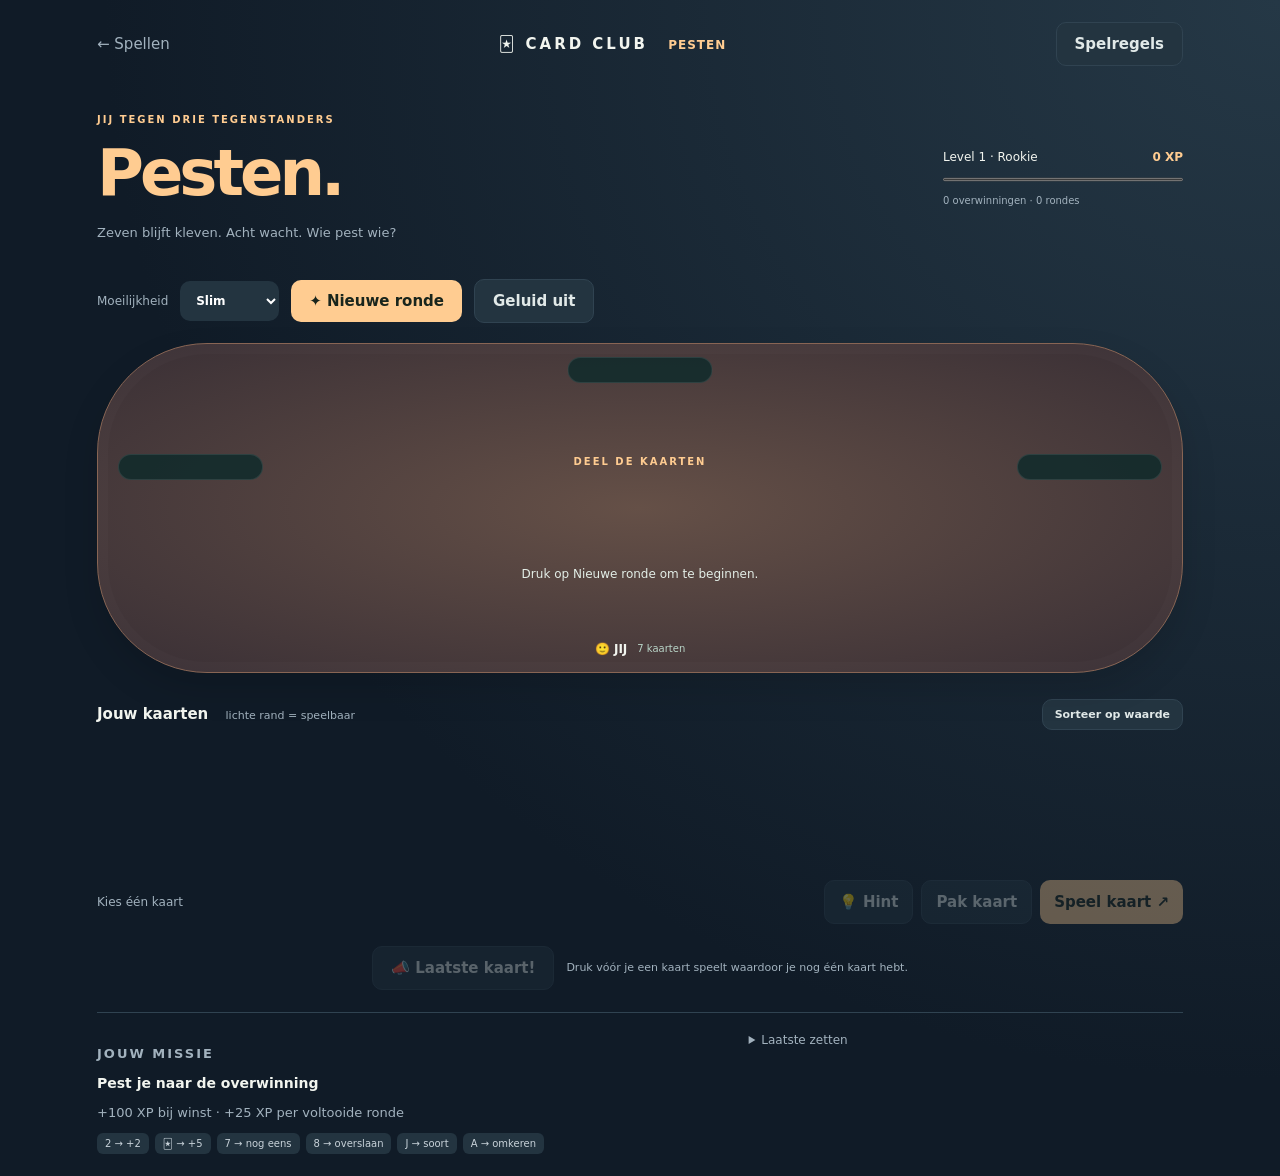
<file: pesten.html>
<!doctype html>
<html lang="nl"><head><meta charset="utf-8"><meta name="viewport" content="width=device-width,initial-scale=1"><meta name="theme-color" content="#101b27"><title>Pesten • Card Club</title><link rel="stylesheet" href="big-two/style.css"><link rel="stylesheet" href="pesten/style.css"></head>
<body><main>
<header><a class="home" href="index.html" aria-label="Terug naar spellen">← Spellen</a><div class="brand">🃏 CARD CLUB <span>PESTEN</span></div><button id="rulesButton" class="ghost">Spelregels</button></header>
<section class="intro"><div><p class="eyebrow">JIJ TEGEN DRIE TEGENSTANDERS</p><h1><em>Pesten.</em></h1><p>Zeven blijft kleven. Acht wacht. Wie pest wie?</p></div><div class="progress"><span id="level">Level 1 · Rookie</span><strong id="xp">0 XP</strong><progress id="xpBar" max="200" value="0" aria-label="Voortgang naar volgend level"></progress><small id="stats">0 overwinningen · 0 rondes</small></div></section>
<section class="toolbar"><label>Moeilijkheid <select id="difficulty"><option value="easy">Relaxed</option><option value="normal" selected>Slim</option><option value="hard">Expert</option></select></label><button id="start">✦ Nieuwe ronde</button><button id="sound" class="ghost" aria-pressed="false">Geluid uit</button><span id="badges"></span></section>
<section class="table" aria-label="Speeltafel">
<div id="opponent1" class="opponent left"></div><div id="opponent2" class="opponent top"></div><div id="opponent3" class="opponent right"></div>
<div class="center"><p class="eyebrow" id="tableLabel">DEEL DE KAARTEN</p><div id="tableCards" class="tableCards"></div><p id="status" role="status" aria-live="polite">Druk op Nieuwe ronde om te beginnen.</p></div>
<div class="you"><span>🙂 JIJ</span><small id="yourCount">7 kaarten</small></div>
</section>
<section class="handArea"><div class="handTop"><strong>Jouw kaarten <small>lichte rand = speelbaar</small></strong><button id="sort" class="ghost">Sorteer op waarde</button></div><div id="hand" class="hand" aria-label="Jouw kaarten"></div><div class="controls"><span id="selection">Kies één kaart</span><div><button id="hint" class="ghost">💡 Hint</button><button id="draw" class="ghost">Pak kaart</button><button id="pass" class="ghost">Beurt klaar</button><button id="play">Speel kaart ↗</button></div></div><div class="callRow"><button id="call" class="ghost" aria-pressed="false">📣 Laatste kaart!</button><span>Druk vóór je een kaart speelt waardoor je nog één kaart hebt.</span></div></section>
<section class="bottom"><div><p class="eyebrow">JOUW MISSIE</p><strong>Pest je naar de overwinning</strong><p>+100 XP bij winst · +25 XP per voltooide ronde</p><div class="rulePills"><span>2 → +2</span><span>🃏 → +5</span><span>7 → nog eens</span><span>8 → overslaan</span><span>J → soort</span><span>A → omkeren</span></div></div><details><summary>Laatste zetten</summary><ol id="history"></ol></details></section>
</main>
<dialog id="suitDialog"><p class="eyebrow">JIJ BEPAALT</p><h2>Kies de kaartsoort</h2><div class="suitChoices"><button data-suit="0" aria-label="Ruiten">♦<small>Ruiten</small></button><button data-suit="1" aria-label="Klaveren">♣<small>Klaveren</small></button><button data-suit="2" aria-label="Harten">♥<small>Harten</small></button><button data-suit="3" aria-label="Schoppen">♠<small>Schoppen</small></button></div><button id="cancelSuit" class="ghost">Annuleren</button></dialog>
<dialog id="rules"><button id="closeRules" class="ghost">Sluiten ✕</button><p class="eyebrow">DE HUISREGELS VAN DEZE TAFEL</p><h2>Een beetje plagen mag.</h2><p>Jij en drie computertegenstanders krijgen elk 7 kaarten uit een spel van 54 kaarten, inclusief 2 jokers. Jij begint. De eerste kaart op tafel is een gewone kaart.</p><ul><li>Leg één kaart met dezelfde waarde of de actieve kaartsoort. Een boer mag op alles behalve een boer. Een joker mag op alles, behalve tijdens een +2-straf.</li><li><strong>2:</strong> de volgende speler pakt 2 kaarten, of legt een andere 2 om de straf op te stapelen.</li><li><strong>Joker:</strong> de volgende speler pakt 5 kaarten, of legt een joker om op te stapelen. Je kiest ook de nieuwe kaartsoort. Tweeën en jokers kun je niet door elkaar stapelen.</li><li><strong>7 blijft kleven:</strong> je bent meteen nog een keer aan de beurt.</li><li><strong>8 wacht:</strong> de volgende speler slaat een beurt over.</li><li><strong>Boer:</strong> kies de nieuwe kaartsoort. Daarna geldt de gekozen soort.</li><li><strong>Aas:</strong> de speelrichting draait om.</li><li>Geen kaart of liever niet spelen? Pak één kaart. Je mag alleen die zojuist gepakte kaart meteen spelen, of klikken op Beurt klaar. Een straf pakken beëindigt je beurt.</li><li>Klik op <strong>Laatste kaart!</strong> vóór de zet waarmee je nog één kaart overhoudt. Vergeet je dat, dan pak je 2 strafkaarten. Computers roepen dit automatisch.</li><li>Je mag eindigen met een pestkaart: zodra je hand leeg is, win je. Het effect hoeft daarna niet meer uitgevoerd te worden.</li><li>Is de trekstapel leeg, dan schudden we de aflegstapel opnieuw, met behoud van de bovenste kaart. Zijn er minder kaarten beschikbaar dan de straf, dan pak je wat beschikbaar is.</li></ul><p>De computers zien hun eigen kaarten, de tafel en openbare aantallen kaarten. Er is geen betaald AI-account nodig. XP en badges bewaren we op dit apparaat, apart van Big Two.</p></dialog>
<dialog id="result"><p class="eyebrow" id="resultTag"></p><h2 id="resultTitle"></h2><p id="resultText"></p><button id="again">Nog een ronde ↗</button><button id="closeResult" class="ghost">Bekijk tafel</button></dialog>
<script src="pesten/engine.js"></script><script src="pesten/app.js"></script></body></html>
</file>
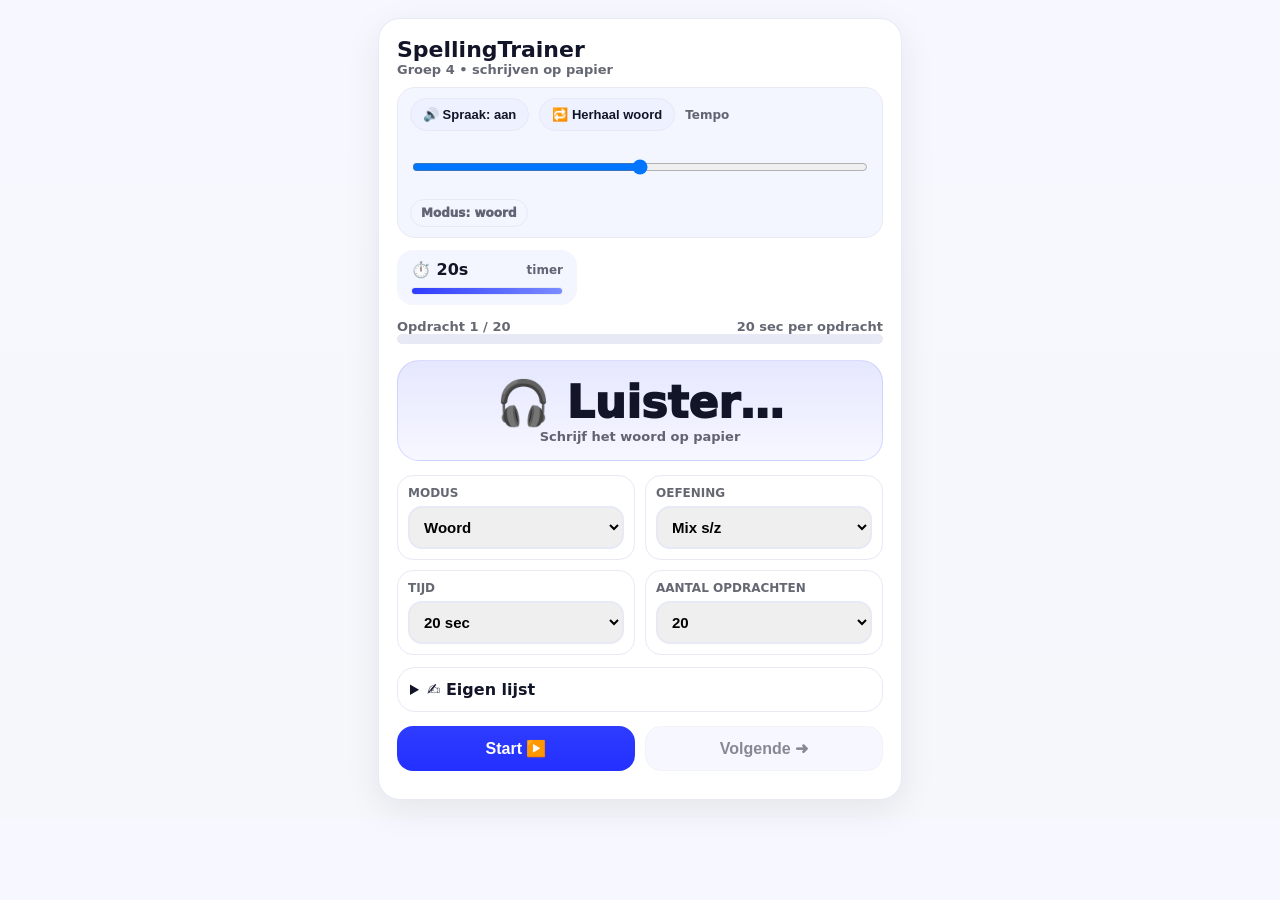
<file: Spellingtrainer.html>
<!doctype html>
<html lang="nl">
<head>
<meta charset="utf-8">
<meta name="viewport" content="width=device-width, initial-scale=1">
<title>SpellingTrainer – groep 4</title>

<style>
:root{
  --bg:#f6f7fb;--card:#fff;--ink:#121528;--muted:rgba(18,21,40,.65);
  --line:#e7e9f5;--soft:#f3f5ff;--accent:#2e3cff;--accent2:#7b8cff;
  --good:#0a8a3a;--bad:#c22a2a;--shadow:0 10px 35px rgba(17,24,39,.08);
}
*{box-sizing:border-box}
body{
  margin:0;font-family:system-ui,Arial;
  background:linear-gradient(180deg,#f7f8ff,var(--bg));color:var(--ink);
}
.wrap{max-width:560px;margin:0 auto;padding:18px}
.card{
  background:var(--card);border-radius:22px;padding:18px;
  box-shadow:var(--shadow);border:1px solid var(--line)
}
h1{margin:0;font-size:22px}
.sub{font-weight:800;font-size:13px;color:var(--muted)}
header{display:flex;justify-content:space-between;gap:12px;flex-wrap:wrap}

.audioBar{
  margin-top:10px;display:flex;gap:10px;flex-wrap:wrap;align-items:center;
  background:var(--soft);padding:10px 12px;border-radius:18px;
  border:1px solid var(--line)
}
button{
  border:0;border-radius:16px;padding:12px 14px;
  font-weight:900;font-size:16px;cursor:pointer;
  background:linear-gradient(180deg,var(--accent),#2430ff);color:#fff
}
button.secondary{
  background:#eef1ff;color:var(--ink);border:1px solid var(--line)
}
button.danger{
  background:#fff0f0;color:#8c1f1f;border:1px solid rgba(194,42,42,.25)
}
button.small{padding:8px 12px;font-size:13px;border-radius:999px}
button:disabled{opacity:.5}

.timer{
  background:var(--soft);padding:10px 14px;border-radius:16px;
  font-weight:900; min-width: 180px;
}
.timerTop{display:flex; align-items:center; justify-content:space-between; gap:10px;}
.timerBar{
  margin-top:8px;
  height:8px; border-radius:999px;
  background:#e7e9f5; overflow:hidden;
  border:1px solid rgba(231,233,245,.9);
}
.timerBar > div{
  height:100%;
  width:100%;
  background:linear-gradient(90deg,var(--accent),var(--accent2));
}

.progressWrap{margin-top:14px}
.progressTop{display:flex;justify-content:space-between;font-weight:900;font-size:13px;color:var(--muted)}
.bar{height:10px;background:#e7e9f5;border-radius:999px;overflow:hidden}
.bar>div{height:100%;width:0;background:linear-gradient(90deg,var(--accent),var(--accent2))}

.listenCard{
  margin-top:16px;text-align:center;
  background:linear-gradient(180deg,rgba(46,60,255,.12),rgba(46,60,255,.04));
  border-radius:22px;padding:16px;border:1px solid rgba(123,140,255,.25)
}
.big{font-size:44px;font-weight:1000}
.hint{font-size:13px;font-weight:800;color:var(--muted)}

.grid{margin-top:14px;display:grid;grid-template-columns:1fr 1fr;gap:10px}
@media(max-width:420px){.grid{grid-template-columns:1fr}}
.field{border:1px solid var(--line);border-radius:16px;padding:10px}
.label{font-size:12px;font-weight:900;color:var(--muted)}
select,textarea,input{
  width:100%;margin-top:6px;padding:10px;border-radius:14px;
  border:2px solid var(--line);font-weight:800;font-size:15px;
}
input:focus, select:focus, textarea:focus{outline:none;border-color:rgba(123,140,255,.9)}

details{margin-top:12px;border:1px solid var(--line);border-radius:18px}
summary{padding:12px;font-weight:900;cursor:pointer}
summary::-webkit-details-marker{display:none}
textarea{min-height:120px}

.btnRow{margin-top:14px;display:grid;grid-template-columns:1fr 1fr;gap:10px}
@media(max-width:420px){.btnRow{grid-template-columns:1fr}}

.msg{text-align:center;font-weight:900;margin-top:10px}
.good{color:var(--good)} .bad{color:var(--bad)}

.hidden{display:none}
.list{margin-top:12px;display:grid;gap:10px}
.item{
  background:var(--soft);border-radius:16px;padding:10px;
  display:flex;justify-content:space-between;align-items:center;font-weight:900
}
.nr{
  width:26px;height:26px;border-radius:999px;
  background:#fff;border:1px solid var(--line);
  display:inline-flex;align-items:center;justify-content:center;font-size:12px;
  margin-right:8px;
}

.scoreBox{
  margin-top:14px;border:1px solid var(--line);background:#fff;border-radius:18px;padding:12px;
}
.scoreTop{
  display:flex;align-items:flex-end;justify-content:space-between;gap:10px;flex-wrap:wrap
}
.scoreTitle{font-weight:1000}
.grade{font-size:34px;font-weight:1100;letter-spacing:.2px}
.smallmuted{color:var(--muted);font-weight:900;font-size:12px;margin-top:6px}
.pill{
  display:inline-flex;align-items:center;gap:8px;
  background:var(--soft);border:1px solid var(--line);
  padding:6px 10px;border-radius:999px;font-weight:1000;font-size:12px;color:var(--muted)
}
code{font-weight:900}
</style>
</head>

<body>
<div class="wrap">
<div class="card">

<header>
  <div>
    <h1>SpellingTrainer</h1>
    <div class="sub">Groep 4 • schrijven op papier</div>
    <div class="audioBar">
      <button id="speechToggle" class="secondary small">🔊 Spraak: aan</button>
      <button id="repeat" class="secondary small">🔁 Herhaal woord</button>
      <label style="font-weight:900;color:var(--muted);font-size:12px;">Tempo</label>
      <input id="rate" type="range" min="70" max="130" value="100">
      <span class="pill" id="modePill">Modus: woord</span>
    </div>
  </div>

  <div class="timer">
    <div class="timerTop">
      <div>⏱️ <span id="time">20</span>s</div>
      <div style="font-size:12px;color:var(--muted);font-weight:900;">timer</div>
    </div>
    <div class="timerBar"><div id="timeBarFill"></div></div>
  </div>
</header>

<div class="progressWrap">
  <div class="progressTop">
    <div id="progressText">Opdracht 1 / 20</div>
    <div id="chipText">20 sec per opdracht</div>
  </div>
  <div class="bar"><div id="barFill"></div></div>
</div>

<div class="listenCard">
  <div class="big" id="bigHint">🎧 Luister…</div>
  <div class="hint" id="hintLine">Schrijf het woord op papier</div>
</div>

<div class="grid">
  <div class="field">
    <div class="label">MODUS</div>
    <select id="modeSelect">
      <option value="word" selected>Woord</option>
      <option value="sentence">Zin + woord (context → doelwoord)</option>
    </select>
  </div>

  <div class="field">
    <div class="label">OEFENING</div>
    <select id="listSelect">
      <!-- bestaand s/z -->
      <option value="mix_sz" selected>Mix s/z</option>
      <option value="only_s">Alleen s</option>
      <option value="only_z">Alleen z</option>

      <!-- extra -->
      <option value="mix_dt">Mix d/t</option>
      <option value="only_d">Alleen d</option>
      <option value="only_t">Alleen t</option>

      <option value="mix_dim">Mix verkleinwoorden</option>
      <option value="only_je">Verkleinwoorden (je/pje/mpje/kje)</option>
      <option value="only_tje">Verkleinwoorden (tje/etje)</option>

      <option value="comp">Samenstellingen</option>
      <option value="mix_all">Mix alles</option>
    </select>
  </div>

  <div class="field">
    <div class="label">TIJD</div>
    <select id="timeSetting">
      <option value="10">10 sec</option>
      <option value="20" selected>20 sec</option>
      <option value="30">30 sec</option>
      <option value="45">45 sec</option>
      <option value="60">60 sec</option>
    </select>
  </div>

  <div class="field">
    <div class="label">AANTAL OPDRACHTEN</div>
    <select id="countSetting">
      <option value="10">10</option>
      <option value="20" selected>20</option>
      <option value="30">30</option>
    </select>
  </div>
</div>

<details>
  <summary>✍️ Eigen lijst</summary>
  <div class="smallmuted" style="padding:0 12px 12px;">
    <div><b>Woord-modus:</b> 1 woord per regel.</div>
    <div><b>Zin + woord-modus:</b> per regel <code>zin|doelwoord</code> (bijv. <code>Het huisje is klein|huisje</code>).</div>
  </div>

  <textarea id="customWords" placeholder="Plak hier je lijst..."></textarea>

  <div class="btnRow" style="margin-top:10px;">
    <button id="useCustom" class="secondary">Gebruik lijst (opslaan)</button>
    <button id="clearCustom" class="danger">Wis woordenlijst</button>
  </div>

  <div class="smallmuted" id="customInfo"></div>
</details>

<div class="btnRow">
  <button id="start">Start ▶️</button>
  <button id="skip" class="secondary" disabled>Volgende ➜</button>
</div>

<div id="msg" class="msg"></div>

<div id="end" class="hidden">
  <h2>Overzicht</h2>

  <div class="scoreBox">
    <div class="scoreTop">
      <div>
        <div class="scoreTitle">Hoeveel opdrachten heb je goed?</div>
        <div class="smallmuted">Vul 0 t/m <span id="totalWordsLabel">20</span>.</div>
      </div>
      <div class="grade" id="gradeBox">—</div>
    </div>

    <div style="margin-top:10px;">
      <div class="label">AANTAL GOED</div>
      <input id="correctInput" type="number" min="0" max="20" inputmode="numeric" placeholder="Bijv. 16">
      <div class="smallmuted" id="gradeExplain"></div>
    </div>
  </div>

  <div class="list" id="wordList"></div>

  <button id="restart" class="secondary">Nieuwe sessie</button>
</div>

</div>
</div>

<script>
(() => {
  // =========================================================
  // GROEP 4 WOORDENLIJSTEN (gecontroleerd, geen dubbels, simpel)
  // =========================================================

  // s-woorden (start / extra erbij)
  const WORDS_S = [
    "soep","sok","stoel","slang","schaap","sneeuw","snoep","school","straat","spelen",
    "snel","stil","slaap","slim","stap","stop","stem","stok","sport","spin",
    "schep","schommel","schuur","spoor","steen","stuk","soms","samen","schaats","suiker",
    "sjaal","sap","spel","speeltuin","schoolplein","schaal","staart","stuur","slak","ster"
  ];

  // z-woorden (simpel, groep 4)
  const WORDS_Z = [
    "zon","zee","zacht","zomer","zout","ziek","zak","zand","zitten","zeggen",
    "zoeken","zorgen","zebra","zilver","zondag","zoet","zeep","zin","zeker","zwaar",
    "zwaan","zoen","zolder","zandbak","zonnebloem","zomerjas","zonnebril","zweet","zenuw","zachtjes",
    "zicht","zijkant","zomerzon","zorgzaam","zindelijk","zandkorrel","zonsopgang","zandweg","zeehond","zoutvat"
  ];

  // d-woorden: eindigen op D (d klinkt als t)
  const WORDS_D = [
    "hond","hand","bord","kind","rood","geld","avond","zand","wind","brood",
    "mond","woord","vriend","eind","brand","kleed","hoed","veld","huid","tand",
    "bad","bed","paard","draad","hoofd","grond","rand","wand","held","woud",
    "vloed","raad","tijd","schuld","wereld","schoolbord","handdoek","mondkap","windmolen","vriendje"
  ];

  // t-woorden: eindigen op T (echte t)
  const WORDS_T = [
    "kat","boot","wit","kort","plant","fiets","nacht","licht","taart","tak",
    "touw","tent","punt","post","hart","vast","gift","rat","pet","net",
    "nat","vet","mat","slot","kast","voet","kaart","woordt","sport","fruit" // let op: "woordt" is fout; daarom hieronder weggehaald
  ].filter(w => w !== "woordt"); // extra safety

  // Voeg extra correcte t-woorden toe (eindigen op t)
  WORDS_T.push(
    "markt","tocht","tuint","print","kijkt","zout","knot","fluit","beet","gaat"
  );
  // let op: "gaat" eindigt op t (werkwoord) — voor d/t-woordspel kan dat verwarrend zijn.
  // Daarom halen we werkwoorden eruit en vervangen door zelfstandige/algemene woorden.
  const BAD_T = new Set(["kijkt","gaat","tuint","print"]);
  for (let i = WORDS_T.length-1; i>=0; i--) if (BAD_T.has(WORDS_T[i])) WORDS_T.splice(i,1);
  WORDS_T.push("stuk","pact","boot","slot","kist","koest","tand",""); // tand hoort bij d, leeg weg
  // opruimen: alleen unieke, eindigt op t, geen leeg, geen tand
  {
    const seen = new Set();
    const cleaned = [];
    for (const w of WORDS_T) {
      if (!w) continue;
      if (w === "tand") continue;
      if (!w.endsWith("t")) continue;
      if (seen.has(w)) continue;
      seen.add(w);
      cleaned.push(w);
    }
    WORDS_T.length = 0;
    WORDS_T.push(...cleaned);
  }

  // verkleinwoorden: "je/pje/mpje/kje" (makkelijk & herkenbaar)
  const DIM_JE = [
    "huisje","visje","zusje","broertje","koekje","takje","lampje","boompje","bloempje","raampje",
    "snoepje","bordje","kaartje","broekje","jasje","hondje","katje","fietsje","bootje","pootje",
    "staartje","deurtje","touwtje","bankje","mandje","bandje","zonnetje","kindje","ringetje","vingertje",
    "kopje","lepeltje","stoeltje","kussentje","balletje","kraaltje","schuurtje","tafeltje","mannetje","zoentje"
  ];

  // verkleinwoorden: "tje/etje" (simpel, vaak voorkomend)
  const DIM_TJE = [
    "tafeltje","mannetje","laddertje","poppetje","vrouwtje","bloemetje","autootje","konijntje","vlindertje","spinnetje",
    "karretje","beddetje","stoeltje","boeketje","briefje","raampje","deurtje","touwtje","bootje","katje",
    "ruitje","bandje","mandje","zoentje","schaaltje","pennetje","gangetje","vlaggetje","blaadje","ijsje"
  ];

  // samenstellingen (groep 4, simpel)
  const COMPOUNDS = [
    "voetbal","schooltas","zonnebril","fietsbel","huisdeur","regenjas","winterjas","keukentafel","broodtrommel","deurbel",
    "schoolplein","speelplaats","tandenborstel","handdoek","slaapkamer","boekentas","speelgoed","schoolbank","zandkasteel","fietshelm",
    "regenbroek","voetpad","tuinstoel","keukenkast","slaapzak","handtas","sportdag","zwemles","leesboek","fietspad",
    "regenboog","schoolbord","weekendtas","handzeep","zomerfeest","tuinhek","klaslokaal","boterhamzak","voetstap","zonneschijn"
  ];

  // Mixen
  const MIX_SZ  = [...new Set(WORDS_S.concat(WORDS_Z))];
  const MIX_DT  = [...new Set(WORDS_D.concat(WORDS_T))];
  const MIX_DIM = [...new Set(DIM_JE.concat(DIM_TJE))];
  const MIX_ALL = [...new Set(MIX_SZ.concat(MIX_DT, MIX_DIM, COMPOUNDS))];

  // =========================================================
  // GROEP 4 KORTE ZINNEN (zin|doelwoord) – gecontroleerd
  // =========================================================

  // s/z mix
  const SENT_SZ_MIX = [
    "De zon is warm|zon",
    "Ik zie de zee|zee",
    "De sok is nat|sok",
    "Het zand is zacht|zand",
    "De slang is groen|slang",
    "Wij spelen samen|spelen",
    "De school is groot|school",
    "De straat is lang|straat",
    "Ik eet snoep|snoep",
    "Er ligt sneeuw|sneeuw",
    "De ster staat hoog|ster",
    "De suiker is zoet|suiker",
    "De zebra rent hard|zebra",
    "Ik hoor de zwaan|zwaan",
    "We zitten stil|zitten",
    "Ik zoek mijn zak|zak",
    "De zeep ruikt lekker|zeep",
    "Zondag is vrij|zondag",
    "De zolder is hoog|zolder",
    "De schommel gaat heen en weer|schommel"
  ];

  const SENT_S_ONLY = [
    "De sok is nat|sok",
    "De slang is groen|slang",
    "De school is groot|school",
    "De straat is lang|straat",
    "Ik eet snoep|snoep",
    "Er ligt sneeuw|sneeuw",
    "Wij spelen samen|spelen",
    "De ster staat hoog|ster",
    "Ik drink soep|soep",
    "Het schaap is wit|schaap",
    "Ik ben snel klaar|snel",
    "Ik sta stil|stil",
    "Ik pak de stok|stok",
    "De spin zit in het web|spin",
    "Ik hoor een stem|stem"
  ];

  const SENT_Z_ONLY = [
    "De zon is warm|zon",
    "Ik zie de zee|zee",
    "Het zand is zacht|zand",
    "De zomer is fijn|zomer",
    "Het zout is wit|zout",
    "Ik ben ziek|ziek",
    "Zondag is vrij|zondag",
    "De zebra rent hard|zebra",
    "De zeep is glad|zeep",
    "De zwaan zwemt weg|zwaan",
    "Ik draag een zonnebril|zonnebril",
    "De zolder is hoog|zolder",
    "Ik pak mijn zak|zak",
    "Ik zie zilver glanzen|zilver",
    "Het is zeker waar|zeker"
  ];

  // d/t (hier: doelwoorden uit de D- of T-lijst)
  const SENT_DT_MIX = [
    "De hond rent weg|hond",
    "Ik zie een bord|bord",
    "Het brood is vers|brood",
    "Mijn hand is vies|hand",
    "De wind waait hard|wind",
    "Het kind lacht|kind",
    "Het geld ligt hier|geld",
    "De mond is dicht|mond",
    "De tand doet pijn|tand",
    "Het kleed ligt op de grond|kleed",
    "De hoed is rood|hoed",
    "Het veld is nat|veld",
    "De kat zit stil|kat",
    "De boot drijft|boot",
    "De tent staat klaar|tent",
    "De post is weg|post",
    "Mijn hart klopt|hart",
    "Het is vast goed|vast",
    "Ik geef een gift|gift",
    "Het bad is warm|bad"
  ];

  const SENT_D_ONLY = [
    "De hond rent weg|hond",
    "Ik zie een bord|bord",
    "Het brood is vers|brood",
    "Mijn hand is vies|hand",
    "De wind waait hard|wind",
    "Het kind lacht|kind",
    "Het geld ligt hier|geld",
    "De mond is dicht|mond",
    "De tand doet pijn|tand",
    "Het kleed ligt op de grond|kleed",
    "De hoed is rood|hoed",
    "Het veld is nat|veld",
    "Het bed is zacht|bed",
    "Het paard is groot|paard",
    "Het hoofd is rond|hoofd"
  ];

  const SENT_T_ONLY = [
    "De kat zit stil|kat",
    "De boot drijft|boot",
    "Het is wit|wit",
    "Het is kort|kort",
    "De plant is groen|plant",
    "De fiets is stuk|fiets",
    "De nacht is donker|nacht",
    "Het licht is aan|licht",
    "Ik eet taart|taart",
    "Ik pak het touw|touw",
    "De tent staat klaar|tent",
    "Ik zie een punt|punt",
    "De post komt morgen|post",
    "Mijn hart klopt|hart",
    "Het is vast goed|vast"
  ];

  // verkleinwoorden (mix)
  const SENT_DIM_MIX = [
    "Het huisje is klein|huisje",
    "Ik zie een visje|visje",
    "Mijn broertje lacht|broertje",
    "Ik eet een koekje|koekje",
    "Het lampje is aan|lampje",
    "Ik pak een kaartje|kaartje",
    "De bloempjes zijn mooi|bloempje",
    "Het raampje staat open|raampje",
    "De hondjes spelen buiten|hondje",
    "Het katje slaapt|katje",
    "Ik pak een bootje|bootje",
    "Het deurtje is dicht|deurtje",
    "Het touwtje is kort|touwtje",
    "Het mannetje loopt|mannetje",
    "Het autootje rijdt|autootje",
    "Het konijntje springt|konijntje",
    "Het karretje rolt|karretje",
    "Het spinnetje kruipt|spinnetje",
    "Het vrouwtje zwaait|vrouwtje",
    "Het tafeltje staat daar|tafeltje"
  ];

  // je/pje/mpje/kje (we noemen het "je")
  const SENT_JE_ONLY = [
    "Het huisje is klein|huisje",
    "Ik zie een visje|visje",
    "Mijn broertje lacht|broertje",
    "Ik eet een koekje|koekje",
    "Het lampje is aan|lampje",
    "Ik pak een kaartje|kaartje",
    "Het raampje staat open|raampje",
    "De hondjes spelen buiten|hondje",
    "Het katje slaapt|katje",
    "Ik pak een bootje|bootje",
    "Het deurtje is dicht|deurtje",
    "Het touwtje is kort|touwtje",
    "Het bankje is klein|bankje",
    "De mandjes staan klaar|mandje",
    "Ik geef een zoentje|zoentje"
  ];

  // tje/etje
  const SENT_TJE_ONLY = [
    "Het mannetje loopt|mannetje",
    "Het autootje rijdt|autootje",
    "Het konijntje springt|konijntje",
    "Het karretje rolt|karretje",
    "Het spinnetje kruipt|spinnetje",
    "Het vrouwtje zwaait|vrouwtje",
    "Het tafeltje staat daar|tafeltje",
    "Het laddertje is hoog|laddertje",
    "Het poppetje valt om|poppetje",
    "Het bloemetje ruikt lekker|bloemetje",
    "Het beddetje is klein|beddetje",
    "Het pennetje is zwart|pennetje",
    "Het gangetje is smal|gangetje",
    "Het ruitje is schoon|ruitje",
    "Het blaadje valt|blaadje"
  ];

  // samenstellingen
  const SENT_COMP = [
    "Ik pak mijn schooltas|schooltas",
    "De voetbal ligt buiten|voetbal",
    "Hij draagt een regenjas|regenjas",
    "De fietsbel gaat hard|fietsbel",
    "De zonnebril is nieuw|zonnebril",
    "De keukentafel is groot|keukentafel",
    "De deurbel gaat|deurbel",
    "We spelen op het schoolplein|schoolplein",
    "Pak je tandenborstel|tandenborstel",
    "Neem een handdoek mee|handdoek",
    "Mijn slaapkamer is klein|slaapkamer",
    "De broodtrommel is vol|broodtrommel",
    "De winterjas is dik|winterjas",
    "De regenboog is mooi|regenboog",
    "Ik loop op het fietspad|fietspad"
  ];

  // mix all zinnen
  const SENT_ALL = []
    .concat(SENT_SZ_MIX, SENT_DT_MIX, SENT_DIM_MIX, SENT_COMP);

  // =========================================================
  // State
  // =========================================================
  let TIME=20, MAX=20;
  let timerSec = null;
  let timerSmooth = null;
  let index=0, items=[], active=false;

  let lastTarget = "";
  let mode = "word"; // word | sentence

  // ---- AUDIO SFX ----
  const AudioCtx=window.AudioContext||window.webkitAudioContext;
  const audioCtx=AudioCtx ? new AudioCtx() : null;

  function blip(freq, durMs){
    if(!audioCtx) return;
    const o=audioCtx.createOscillator(), g=audioCtx.createGain();
    o.frequency.value=freq; g.gain.value=0.001;
    o.connect(g); g.connect(audioCtx.destination);
    o.start();
    const now=audioCtx.currentTime;
    g.gain.exponentialRampToValueAtTime(0.08, now + 0.01);
    g.gain.exponentialRampToValueAtTime(0.001, now + durMs/1000);
    o.stop(now + durMs/1000 + 0.02);
  }
  const sfxNext=()=>blip(900, 90);
  const sfxTime=()=>blip(300, 140);

  // ---- SPEECH ----
  let speechOn=true;
  function speak(t){
    lastTarget = t;
    if(!speechOn) return;
    if(!("speechSynthesis" in window)) return;
    speechSynthesis.cancel();
    const u=new SpeechSynthesisUtterance(t);
    u.lang="nl-NL";
    u.rate=rate.value/100;
    speechSynthesis.speak(u);
  }

  // ---- UI refs ----
  const elTime = document.getElementById("time");
  const elTimeBarFill = document.getElementById("timeBarFill");
  const elProgressText = document.getElementById("progressText");
  const elBarFill = document.getElementById("barFill");
  const elBigHint = document.getElementById("bigHint");
  const elHintLine = document.getElementById("hintLine");
  const elMsg = document.getElementById("msg");
  const elChipText = document.getElementById("chipText");
  const elModePill = document.getElementById("modePill");

  const elWordList = document.getElementById("wordList");

  const elCorrectInput = document.getElementById("correctInput");
  const elGradeBox = document.getElementById("gradeBox");
  const elGradeExplain = document.getElementById("gradeExplain");
  const elTotalWordsLabel = document.getElementById("totalWordsLabel");

  const elListSelect = document.getElementById("listSelect");
  const elModeSelect = document.getElementById("modeSelect");

  // Custom list storage
  const elCustomWords = document.getElementById("customWords");
  const elCustomInfo = document.getElementById("customInfo");

  // ---- Settings ----
  function applySettings(){
    TIME = +timeSetting.value;
    MAX = +countSetting.value;

    elChipText.textContent = `${TIME} sec per opdracht`;
    elTotalWordsLabel.textContent = String(MAX);
    elCorrectInput.max = String(MAX);

    elCorrectInput.value = "";
    elGradeBox.textContent = "—";
    elGradeBox.style.color = "";
    elGradeExplain.textContent = "";
  }

  function setModeUI(){
    mode = elModeSelect.value;
    elModePill.textContent = (mode === "sentence") ? "Modus: zin + woord" : "Modus: woord";
    elHintLine.textContent = (mode === "sentence")
      ? "Je hoort een zin, daarna het doelwoord. Schrijf het doelwoord."
      : "Schrijf het woord op papier";
    if(!active) resetUI();
  }

  function resetUI(){
    clearInterval(timerSec);
    clearInterval(timerSmooth);
    timerSec = null;
    timerSmooth = null;

    index = 0;
    active = false;

    applySettings();

    elBarFill.style.width = "0%";
    elProgressText.textContent = `Opdracht 1 / ${MAX}`;
    elTime.textContent = String(TIME);
    elTimeBarFill.style.width = "100%";
    elBigHint.textContent = "🎧 Luister…";
    elMsg.textContent = "";
    elMsg.className = "msg";

    end.classList.add("hidden");
    skip.disabled = true;
  }

  // --- Timer balk (smooth) ---
  function startTimeBar(startMs){
    clearInterval(timerSmooth);
    timerSmooth = setInterval(()=>{
      const elapsed = Date.now() - startMs;
      const remaining = Math.max(0, TIME*1000 - elapsed);
      const pct = (remaining / (TIME*1000)) * 100;
      elTimeBarFill.style.width = pct + "%";
    }, 33);
  }

  function startTimerNow(){
    clearInterval(timerSec);
    clearInterval(timerSmooth);

    let t = TIME;
    elTime.textContent = String(t);
    elTimeBarFill.style.width = "100%";

    const startMs = Date.now();
    startTimeBar(startMs);

    timerSec = setInterval(()=>{
      t -= 1;
      elTime.textContent = String(t);
      if(t <= 0){
        clearInterval(timerSec);
        clearInterval(timerSmooth);
        elTimeBarFill.style.width = "0%";
        sfxTime();
        nextItem();
      }
    }, 1000);
  }

  // ---- Helpers ----
  function parseCustomLines(){
    const raw = (elCustomWords.value || "").trim();
    if(!raw) return [];
    return raw.split(/\r?\n/).map(s=>s.trim()).filter(Boolean);
  }

  function shuffle(arr){
    const a = arr.slice();
    for(let i=a.length-1;i>0;i--){
      const j = Math.floor(Math.random()*(i+1));
      [a[i],a[j]]=[a[j],a[i]];
    }
    return a;
  }

  // ---- Pools ----
  function getWordPool(sel){
    switch(sel){
      case "mix_sz": return MIX_SZ.slice();
      case "only_s": return WORDS_S.slice();
      case "only_z": return WORDS_Z.slice();
      case "mix_dt": return MIX_DT.slice();
      case "only_d": return WORDS_D.slice();
      case "only_t": return WORDS_T.slice();
      case "mix_dim": return MIX_DIM.slice();
      case "only_je": return DIM_JE.slice();
      case "only_tje": return DIM_TJE.slice();
      case "comp": return COMPOUNDS.slice();
      case "mix_all": return MIX_ALL.slice();
      default: return MIX_SZ.slice();
    }
  }

  function getSentencePool(sel){
    switch(sel){
      case "mix_sz": return SENT_SZ_MIX.slice();
      case "only_s": return SENT_S_ONLY.slice();
      case "only_z": return SENT_Z_ONLY.slice();
      case "mix_dt": return SENT_DT_MIX.slice();
      case "only_d": return SENT_D_ONLY.slice();
      case "only_t": return SENT_T_ONLY.slice();
      case "mix_dim": return SENT_DIM_MIX.slice();
      case "only_je": return SENT_JE_ONLY.slice();
      case "only_tje": return SENT_TJE_ONLY.slice();
      case "comp": return SENT_COMP.slice();
      case "mix_all": return SENT_ALL.slice();
      default: return SENT_ALL.slice();
    }
  }

  function pickItems(){
    const customLines = parseCustomLines();
    let pool;

    if(customLines.length){
      pool = customLines.slice();
    } else {
      pool = (mode === "sentence") ? getSentencePool(elListSelect.value) : getWordPool(elListSelect.value);
    }

    pool = shuffle(pool);

    const out = [];
    while(out.length < MAX) out.push(pool[out.length % pool.length]);
    return out;
  }

  // ---- Flow ----
  function speakSentenceThenTarget(sentence, target){
    const base = 700;
    const extra = Math.min(1600, Math.max(0, sentence.length * 20));
    const delay = base + extra;

    // 1) zin
    speak(sentence);

    // 2) doelwoord + timer start
    setTimeout(() => {
      sfxNext();
      speak(target);
      startTimerNow();
    }, delay);
  }

  function startItem(){
    if(!active) return;

    clearInterval(timerSec);
    clearInterval(timerSmooth);

    const item = items[index];

    elProgressText.textContent = `Opdracht ${index+1} / ${MAX}`;
    elBarFill.style.width = `${(index / MAX) * 100}%`;
    elBigHint.textContent = "🎧 Luister…";

    if(mode === "sentence"){
      const parts = String(item).split("|");
      const sentence = (parts[0] || "").trim();
      const target   = (parts[1] || "").trim();

      if(sentence && target){
        speakSentenceThenTarget(sentence, target);
        return;
      }

      // fallback: geen "|"
      sfxNext();
      speak(String(item));
      startTimerNow();
      return;
    }

    // woord-modus
    sfxNext();
    speak(String(item));
    startTimerNow();
  }

  function nextItem(){
    index += 1;
    if(index >= MAX) endSession();
    else startItem();
  }

  function endSession(){
    active = false;
    clearInterval(timerSec);
    clearInterval(timerSmooth);
    skip.disabled = true;

    elBarFill.style.width = "100%";
    elProgressText.textContent = `Opdracht ${MAX} / ${MAX}`;
    elBigHint.textContent = "✅ Overzicht";
    elTimeBarFill.style.width = "100%";

    end.classList.remove("hidden");
    elWordList.innerHTML = "";

    items.forEach((it,i)=>{
      let show = String(it);
      if(mode === "sentence" && show.includes("|")){
        const [s,w] = show.split("|");
        show = (w || "").trim() || (s || "").trim();
      }

      const row = document.createElement("div");
      row.className = "item";

      const left = document.createElement("div");
      left.innerHTML = `<span class="nr">${i+1}</span>${show}`;

      const btn = document.createElement("button");
      btn.className = "secondary small";
      btn.textContent = "🔊";
      btn.addEventListener("click", () => {
        if(mode === "sentence" && String(it).includes("|")){
          const [s,w] = String(it).split("|").map(x=>x.trim());
          speakSentenceThenTarget(s, w);
        } else {
          speak(show);
        }
      });

      row.appendChild(left);
      row.appendChild(btn);
      elWordList.appendChild(row);
    });

    applySettings();
    elCorrectInput.focus();
  }

  // ---- Score ----
  function computeGrade(){
    const raw = elCorrectInput.value;
    if(raw === ""){
      elGradeBox.textContent = "—";
      elGradeBox.style.color = "";
      elGradeExplain.textContent = "";
      return;
    }

    let good = Number(raw);
    if(!Number.isFinite(good)) good = 0;

    good = Math.max(0, Math.min(MAX, Math.round(good)));
    elCorrectInput.value = String(good);

    const grade = (good / MAX) * 10;
    const gradeRounded = Math.round(grade * 10) / 10;

    elGradeBox.textContent = gradeRounded.toFixed(1);
    elGradeExplain.textContent = `${good} van ${MAX} goed → (${good}/${MAX}) × 10 = ${gradeRounded.toFixed(1)}`;
    elGradeBox.style.color = (gradeRounded >= 5.5) ? "var(--good)" : "var(--bad)";
  }

  // ---- Custom storage ----
  const KEY = "spelling_custom_list_v_sentence_word";
  function updateCustomInfo(){
    const lines = parseCustomLines().length;
    elCustomInfo.textContent = lines ? `Eigen lijst actief: ${lines} regels.` : "";
  }

  const saved = localStorage.getItem(KEY);
  if(saved){
    elCustomWords.value = saved;
    updateCustomInfo();
  }

  useCustom.addEventListener("click", ()=>{
    const lines = parseCustomLines();
    if(lines.length < 5){
      elMsg.textContent = "⚠️ Plak minimaal 5 regels.";
      elMsg.className = "msg bad";
      return;
    }
    localStorage.setItem(KEY, elCustomWords.value);
    updateCustomInfo();
    elMsg.textContent = `✅ Eigen lijst opgeslagen (${lines.length} regels).`;
    elMsg.className = "msg good";
  });

  clearCustom.addEventListener("click", ()=>{
    localStorage.removeItem(KEY);
    elCustomWords.value = "";
    updateCustomInfo();
    elMsg.textContent = "🧹 Opgeslagen lijst gewist.";
    elMsg.className = "msg good";
  });

  elCustomWords.addEventListener("input", updateCustomInfo);

  // ---- Events ----
  start.addEventListener("click", ()=>{
    if(audioCtx) audioCtx.resume().catch(()=>{});
    applySettings();
    resetUI();
    items = pickItems();
    active = true;
    skip.disabled = false;
    startItem();
  });

  skip.addEventListener("click", ()=> active && nextItem());
  restart.addEventListener("click", ()=> resetUI());

  speechToggle.addEventListener("click", ()=>{
    speechOn = !speechOn;
    speechToggle.textContent = speechOn ? "🔊 Spraak: aan" : "🔇 Spraak: uit";
  });

  repeat.addEventListener("click", ()=>{
    if(lastTarget) speak(lastTarget);
  });

  timeSetting.addEventListener("change", ()=> { if(!active) resetUI(); });
  countSetting.addEventListener("change", ()=> { if(!active) resetUI(); });
  listSelect.addEventListener("change", ()=> { if(!active) resetUI(); });

  elCorrectInput.addEventListener("input", computeGrade);
  elCorrectInput.addEventListener("blur", computeGrade);

  modeSelect.addEventListener("change", setModeUI);

  // init
  setModeUI();
  resetUI();
})();
</script>
</body>
</html>
</file>
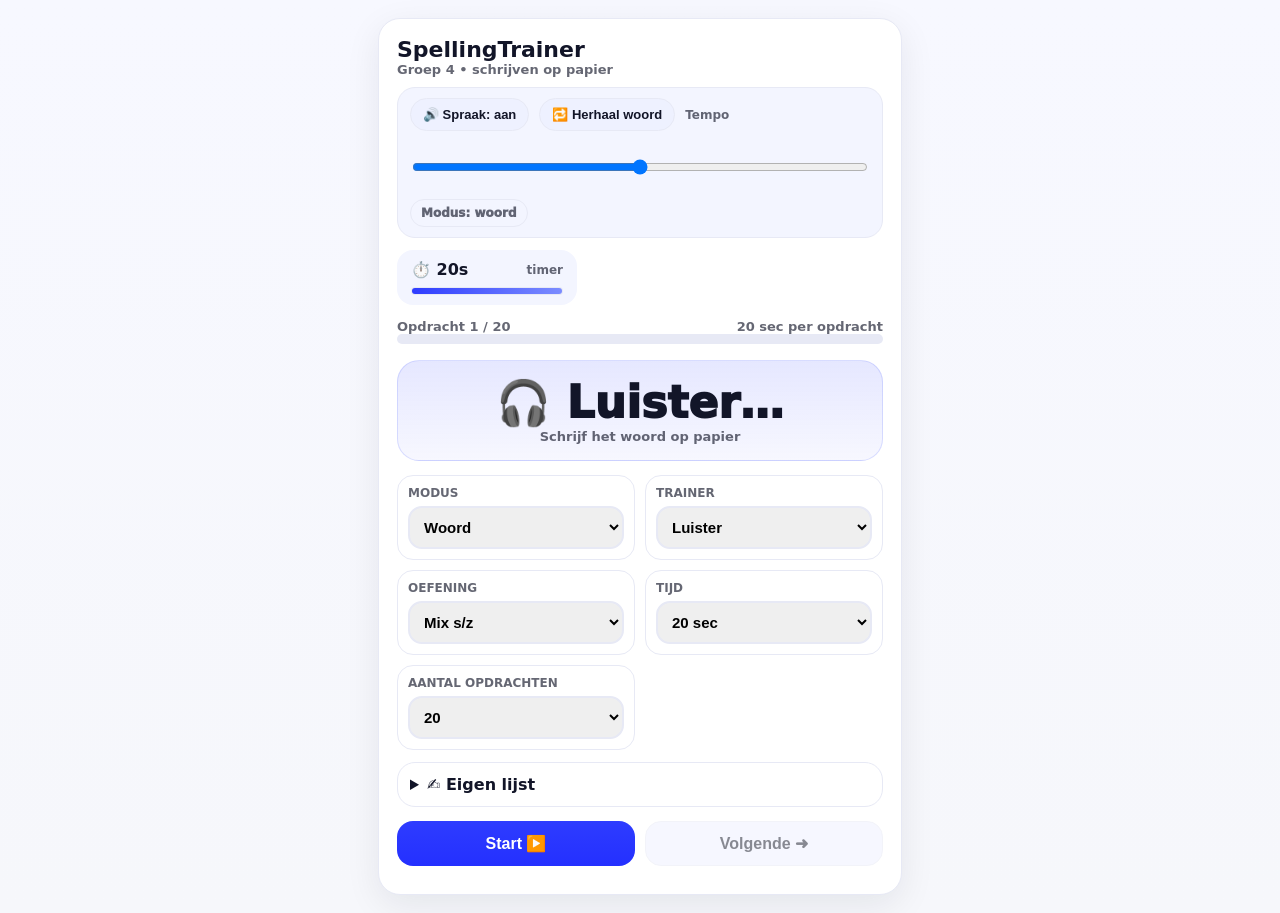
<file: spellingtrainer.html>
<!doctype html>
<html lang="nl">
<head>
<meta charset="utf-8">
<meta name="viewport" content="width=device-width, initial-scale=1">
<title>SpellingTrainer – groep 4</title>

<style>
:root{
  --bg:#f6f7fb;--card:#fff;--ink:#121528;--muted:rgba(18,21,40,.65);
  --line:#e7e9f5;--soft:#f3f5ff;--accent:#2e3cff;--accent2:#7b8cff;
  --good:#0a8a3a;--bad:#c22a2a;--shadow:0 10px 35px rgba(17,24,39,.08);
}
*{box-sizing:border-box}
body{
  margin:0;font-family:system-ui,Arial;
  background:linear-gradient(180deg,#f7f8ff,var(--bg));color:var(--ink);
}
.wrap{max-width:560px;margin:0 auto;padding:18px}
.card{
  background:var(--card);border-radius:22px;padding:18px;
  box-shadow:var(--shadow);border:1px solid var(--line)
}
h1{margin:0;font-size:22px}
.sub{font-weight:800;font-size:13px;color:var(--muted)}
header{display:flex;justify-content:space-between;gap:12px;flex-wrap:wrap}

.audioBar{
  margin-top:10px;display:flex;gap:10px;flex-wrap:wrap;align-items:center;
  background:var(--soft);padding:10px 12px;border-radius:18px;
  border:1px solid var(--line)
}
button{
  border:0;border-radius:16px;padding:12px 14px;
  font-weight:900;font-size:16px;cursor:pointer;
  background:linear-gradient(180deg,var(--accent),#2430ff);color:#fff
}
button.secondary{
  background:#eef1ff;color:var(--ink);border:1px solid var(--line)
}
button.danger{
  background:#fff0f0;color:#8c1f1f;border:1px solid rgba(194,42,42,.25)
}
button.small{padding:8px 12px;font-size:13px;border-radius:999px}
button:disabled{opacity:.5}

.timer{
  background:var(--soft);padding:10px 14px;border-radius:16px;
  font-weight:900; min-width: 180px;
}
.timerTop{display:flex; align-items:center; justify-content:space-between; gap:10px;}
.timerBar{
  margin-top:8px;
  height:8px; border-radius:999px;
  background:#e7e9f5; overflow:hidden;
  border:1px solid rgba(231,233,245,.9);
}
.timerBar > div{
  height:100%;
  width:100%;
  background:linear-gradient(90deg,var(--accent),var(--accent2));
}

.progressWrap{margin-top:14px}
.progressTop{display:flex;justify-content:space-between;font-weight:900;font-size:13px;color:var(--muted)}
.bar{height:10px;background:#e7e9f5;border-radius:999px;overflow:hidden}
.bar>div{height:100%;width:0;background:linear-gradient(90deg,var(--accent),var(--accent2))}

.listenCard{
  margin-top:16px;text-align:center;
  background:linear-gradient(180deg,rgba(46,60,255,.12),rgba(46,60,255,.04));
  border-radius:22px;padding:16px;border:1px solid rgba(123,140,255,.25)
}
.overlay{
  position:fixed;inset:0;z-index:999;
  display:flex;align-items:center;justify-content:center;
  padding:16px;background:linear-gradient(180deg,#f7f8ff,var(--bg));
}
.overlay.hidden{display:none}
.endScreen{
  position:fixed;left:50%;top:16px;bottom:16px;transform:translateX(-50%);
  width:100%;max-width:560px;overflow:auto;
  background:var(--card);border-radius:22px;padding:18px;
  box-shadow:var(--shadow);border:1px solid var(--line);z-index:1001;
}
.quizCard{
  margin-top:16px;text-align:center;
  background:linear-gradient(180deg,rgba(10,138,58,.14),rgba(10,138,58,.04));
  border-radius:22px;padding:16px;border:1px solid rgba(10,138,58,.25);
  position:relative;
}
.quizCard{max-width:520px;width:100%}
.quizMeta{margin-top:10px;display:grid;grid-template-columns:repeat(3,1fr);gap:8px}
.metaItem{
  background:var(--soft);border:1px solid var(--line);
  padding:6px 8px;border-radius:10px;font-weight:900;font-size:12px;color:var(--muted)
}
.levelBar{margin-top:8px;height:8px;border-radius:999px;background:#e7e9f5;overflow:hidden;border:1px solid rgba(231,233,245,.9)}
.levelBar > div{height:100%;width:0;background:linear-gradient(90deg,var(--accent),var(--accent2))}
.badgeRow{margin-top:10px;display:flex;gap:6px;flex-wrap:wrap;justify-content:center}
.badge{
  background:#fff;border:1px solid var(--line);padding:4px 8px;border-radius:999px;
  font-weight:900;font-size:11px;color:var(--muted)
}
.confetti{position:absolute;inset:0;pointer-events:none;overflow:hidden}
.confetti > i{
  position:absolute;width:8px;height:8px;border-radius:2px;opacity:.9;
  animation:confetti 700ms ease-out forwards;
}
@keyframes confetti{
  0%{transform:translateY(0) rotate(0deg);opacity:1}
  100%{transform:translateY(140px) rotate(220deg);opacity:0}
}
.choices{margin-top:12px;display:grid;gap:10px}
.choiceBtn{width:100%;text-align:center}
.quizActions{margin-top:12px;display:grid;grid-template-columns:1fr 1fr;gap:10px}
.quizTimer{margin-top:10px}
.quizStats{margin-top:10px;font-weight:900;font-size:12px;color:var(--muted)}
.big{font-size:44px;font-weight:1000}
.hint{font-size:13px;font-weight:800;color:var(--muted)}

.grid{margin-top:14px;display:grid;grid-template-columns:1fr 1fr;gap:10px}
@media(max-width:420px){.grid{grid-template-columns:1fr}}
.field{border:1px solid var(--line);border-radius:16px;padding:10px}
.label{font-size:12px;font-weight:900;color:var(--muted)}
select,textarea,input{
  width:100%;margin-top:6px;padding:10px;border-radius:14px;
  border:2px solid var(--line);font-weight:800;font-size:15px;
}
input:focus, select:focus, textarea:focus{outline:none;border-color:rgba(123,140,255,.9)}

details{margin-top:12px;border:1px solid var(--line);border-radius:18px}
summary{padding:12px;font-weight:900;cursor:pointer}
summary::-webkit-details-marker{display:none}
textarea{min-height:120px}

.btnRow{margin-top:14px;display:grid;grid-template-columns:1fr 1fr;gap:10px}
@media(max-width:420px){.btnRow{grid-template-columns:1fr}}

.msg{text-align:center;font-weight:900;margin-top:10px}
.good{color:var(--good)} .bad{color:var(--bad)}

.hidden{display:none}
.list{margin-top:12px;display:grid;gap:10px}
.item{
  background:var(--soft);border-radius:16px;padding:10px;
  display:flex;justify-content:space-between;align-items:center;font-weight:900
}
.nr{
  width:26px;height:26px;border-radius:999px;
  background:#fff;border:1px solid var(--line);
  display:inline-flex;align-items:center;justify-content:center;font-size:12px;
  margin-right:8px;
}

.scoreBox{
  margin-top:14px;border:1px solid var(--line);background:#fff;border-radius:18px;padding:12px;
}
.scoreTop{
  display:flex;align-items:flex-end;justify-content:space-between;gap:10px;flex-wrap:wrap
}
.scoreTitle{font-weight:1000}
.grade{font-size:34px;font-weight:1100;letter-spacing:.2px}
.smallmuted{color:var(--muted);font-weight:900;font-size:12px;margin-top:6px}
.pill{
  display:inline-flex;align-items:center;gap:8px;
  background:var(--soft);border:1px solid var(--line);
  padding:6px 10px;border-radius:999px;font-weight:1000;font-size:12px;color:var(--muted)
}
code{font-weight:900}
</style>
</head>

<body>
<div class="wrap">
  <div class="card">

    <header>
      <div>
        <h1>SpellingTrainer</h1>
        <div class="sub">Groep 4 • schrijven op papier</div>
        <div class="audioBar">
          <button id="speechToggle" class="secondary small">🔊 Spraak: aan</button>
          <button id="repeat" class="secondary small">🔁 Herhaal woord</button>
          <label style="font-weight:900;color:var(--muted);font-size:12px;">Tempo</label>
          <input id="rate" type="range" min="70" max="130" value="100">
          <span class="pill" id="modePill">Modus: woord</span>
        </div>
      </div>

      <div class="timer">
        <div class="timerTop">
          <div>⏱️ <span id="time">20</span>s</div>
          <div style="font-size:12px;color:var(--muted);font-weight:900;">timer</div>
        </div>
        <div class="timerBar"><div id="timeBarFill"></div></div>
      </div>
    </header>

    <div class="progressWrap">
      <div class="progressTop">
        <div id="progressText">Opdracht 1 / 20</div>
        <div id="chipText">20 sec per opdracht</div>
      </div>
      <div class="bar"><div id="barFill"></div></div>
    </div>

    <div class="listenCard">
      <div class="big" id="bigHint">🎧 Luister…</div>
      <div class="hint" id="hintLine">Schrijf het woord op papier</div>
    </div>


    <div class="grid">
      <div class="field">
        <div class="label">MODUS</div>
        <select id="modeSelect">
          <option value="word" selected>Woord</option>
          <option value="sentence">Zin + woord (context → doelwoord)</option>
        </select>
      </div>

      
      <div class="field">
        <div class="label">TRAINER</div>
        <select id="trainerMode">
          <option value="listen" selected>Luister</option>
          <option value="quiz">Quiz</option>
        </select>
      </div>

      <div class="field">
        <div class="label">OEFENING</div>
        <select id="listSelect">
          <option value="mix_sz" selected>Mix s/z</option>
          <option value="only_s">Alleen s</option>
          <option value="only_z">Alleen z</option>
	
          <option value="mix_dt">Mix d/t</option>
          <option value="only_d">Alleen d</option>
          <option value="only_t">Alleen t</option>

          <option value="mix_dim">Mix verkleinwoorden</option>
          <option value="only_je">Verkleinwoorden (je/pje/mpje/kje)</option>
          <option value="only_tje">Verkleinwoorden (tje/etje)</option>

          <option value="comp">Samenstellingen</option>
          <option value="schr">Klankwoorden schr</option>
          <option value="ei_words">Woorden met ei</option>
          <option value="ij_words">Woorden met ij</option>
          <option value="ng_words">Klankwoorden ng</option>
          <option value="nk_words">Klankwoorden nk</option>
          <option value="eeuw_words">Klankwoorden eeuw</option>
          <option value="ieuw_words">Klankwoorden ieuw</option>
          <option value="uw_words">Klankwoorden uw</option>
          <option value="regel_d">Regelwoorden d</option>
          <option value="regel_t">Regelwoorden t</option>
          <option value="stomme_e">Stomme e</option>
          <option value="eer_words">Klankwoorden eer</option>
          <option value="eur_words">Klankwoorden eur</option>
          <option value="oor_words">Klankwoorden oor</option>
          <option value="mix_all">Mix alles</option>
		  <option value="controle_dictee_8">Controle dictee 8</option>
        </select>
      </div>

      <div class="field">
        <div class="label">TIJD</div>
        <select id="timeSetting">
          <option value="10">10 sec</option>
          <option value="20" selected>20 sec</option>
          <option value="30">30 sec</option>
          <option value="45">45 sec</option>
          <option value="60">60 sec</option>
        </select>
      </div>

      <div class="field">
        <div class="label">AANTAL OPDRACHTEN</div>
        <select id="countSetting">
          <option value="10">10</option>
          <option value="20" selected>20</option>
          <option value="30">30</option>
        </select>
      </div>
    </div>

    <details>
      <summary>✍️ Eigen lijst</summary>
      <div class="smallmuted" style="padding:0 12px 12px;">
        <div><b>Woord-modus:</b> 1 woord per regel.</div>
        <div><b>Zin + woord-modus:</b> per regel <code>zin|doelwoord</code> (bijv. <code>Het huisje is klein|huisje</code>).</div>
      </div>

      <textarea id="customWords" placeholder="Plak hier je lijst..."></textarea>

      <div class="btnRow" style="margin-top:10px;">
        <button id="useCustom" class="secondary">Gebruik lijst (opslaan)</button>
        <button id="clearCustom" class="danger">Wis woordenlijst</button>
      </div>

      <div class="smallmuted" id="customInfo"></div>
    </details>

    <div class="btnRow">
      <button id="start">Start ▶️</button>
      <button id="skip" class="secondary" disabled>Volgende ➜</button>
    </div>

    <div id="msg" class="msg"></div>

    <div id="end" class="hidden">
      <h2>Overzicht</h2>

      <div class="scoreBox" id="practiceScoreBox">
        <div class="scoreTop">
          <div>
            <div class="scoreTitle">Hoeveel opdrachten heb je goed?</div>
            <div class="smallmuted">Vul 0 t/m <span id="totalWordsLabel">20</span>.</div>
          </div>
          <div class="grade" id="gradeBox">—</div>
        </div>

        <div style="margin-top:10px;">
          <div class="label">AANTAL GOED</div>
          <input id="correctInput" type="number" min="0" max="20" inputmode="numeric" placeholder="Bijv. 16">
          <div class="smallmuted" id="gradeExplain"></div>
        </div>
      </div>

    <div class="scoreBox hidden" id="quizScoreBox">
      <div class="scoreTop">
        <div>
          <div class="scoreTitle">Quiz score</div>
          <div class="smallmuted">Aantal goed en je beste reeks.</div>
        </div>
        <div class="grade" id="quizScoreGrade">0</div>
      </div>

      <div class="smallmuted" id="quizRewardPoints"></div>
      <div class="smallmuted" id="quizRewardLevel"></div>
      <div class="smallmuted" id="quizRewardBadges"></div>
      <div class="smallmuted" id="quizScoreDetail"></div>
    </div>

<div class="list" id="wordList"></div>

      <div class="btnRow">
        <button id="homeBtn" class="secondary">Hoofdmenu</button>
        <button id="restart" class="secondary">Nieuwe sessie</button>
      </div>
    </div> <!-- /end -->

</div> <!-- /card -->
</div> <!-- /wrap -->

<div class="overlay hidden" id="endOverlay"></div>

<div class="overlay hidden" id="quizOverlay">
  <div class="quizCard" id="quizCard">
    <div class="big" id="quizTitle">Quiz</div>
    <div class="hint" id="quizHint">Luister en kies het juiste woord</div>
    <div class="quizMeta">
      <div class="metaItem">Punten: <span id="quizPoints">0</span></div>
      <div class="metaItem">Level: <span id="quizLevel">1</span></div>
      <div class="metaItem">Levens: <span id="quizLives">3</span></div>
    </div>
    <div class="levelBar"><div id="quizLevelFill"></div></div>
    <div class="badgeRow" id="quizBadgeRow"></div>
    <div class="timer quizTimer">
      <div class="timerTop">
        <div><span id="quizTime">20</span>s</div>
        <div style="font-size:12px;color:var(--muted);font-weight:900;">timer</div>
      </div>
      <div class="timerBar"><div id="quizTimeBarFill"></div></div>
    </div>
    <div class="choices" id="choiceWrap">
      <button class="secondary choiceBtn" data-choice="0"></button>
      <button class="secondary choiceBtn" data-choice="1"></button>
      <button class="secondary choiceBtn" data-choice="2"></button>
    </div>
    <div class="quizActions">
      <button class="secondary" id="quizNext">Volgende</button>
      <button class="danger" id="quizStop">Stop</button>
    </div>
    <div class="quizStats" id="quizStats">Score: 0/0 | Reeks: 0 | Beste: 0</div>
    <div class="confetti" id="quizConfetti"></div>
  </div>
</div>

<script>
(() => {
  // =========================================================
  // GROEP 4 WOORDENLIJSTEN (gecontroleerd, geen dubbels, simpel)
  // =========================================================
	const CONTROLE_DICTEE_8 = [
	  "Het water","De ramen","De hamer","De haren","Dragen","Later","Sparen","De stenen","De regen","De lepel",
	  "Spelen","Het metaal","Wij eten","Geven","De molen","De bomen","De vogel","De broden","Lopen","Dromen",
	  "De rode verf","De muren","De buren","De uren","Lang duren","Een dure jas","De muziek","De bakker","De kapper",
	  "De jassen","De ballen","Wakker","De appel","Bellen","De lessen","De stemmen","Zwemmen","Leggen","De emmer",
	  "De vissen","De pitten","De kippen","Het midden","Trillen","Winnen","De mollen","De trommel","De koffer",
	  "Boffen","De blokken","De sommen","Het nummer","De spullen","De muggen","De bussen","Kunnen","De krullen",

	  "De fiets","Het feest","De fluit","Het fruit","De fles","Fris","De film","De fee","De foto","Fijn",
	  "Fel licht","Flink","Friet","De folder","De fabriek","Vier","De vork","De vlag","Vlot","De vaas",
	  "Vaak","Veel","Voor","De verf","De voet","De vlieg","De vlam","Vuil","Ver","Vol","Vast",
	  "De sok","De som","De soep","De sik","Een soort","Een sap","Soms","Saai","De salto","De sandaal",
	  "De suiker","De sjaal","Samen","Sjouwen","Surfen","Sip",
	  "De zon","De zee","De zak","De zeep","De zus","De zalm","De zoen","Ziek","De zolder","Het zuiden",
	  "Zelf","Zoeken","Zes","Zo","Zuur","Zoet"
	];
  const WORDS_S = [
    "soep","sok","stoel","slang","schaap","sneeuw","snoep","school","straat","spelen",
    "snel","stil","slaap","slim","stap","stop","stem","stok","sport","spin",
    "schep","schommel","schuur","spoor","steen","stuk","soms","samen","schaats","suiker",
    "sjaal","sap","spel","speeltuin","schoolplein","schaal","staart","stuur","slak","ster"
  ];

  const WORDS_Z = [
    "zon","zee","zacht","zomer","zout","ziek","zak","zand","zitten","zeggen",
    "zoeken","zorgen","zebra","zilver","zondag","zoet","zeep","zin","zeker","zwaar",
    "zwaan","zoen","zolder","zandbak","zonnebloem","zomerjas","zonnebril","zweet","zenuw","zachtjes",
    "zicht","zijkant","zomerzon","zorgzaam","zindelijk","zandkorrel","zonsopgang","zandweg","zeehond","zoutvat"
  ];

  // d-woorden: eindigen op D (d klinkt als t)
  const WORDS_D = [
    "hond","hand","bord","kind","rood","geld","avond","zand","wind","brood",
    "mond","woord","vriend","eind","brand","kleed","hoed","veld","huid","tand",
    "bad","bed","paard","draad","hoofd","grond","rand","wand","held","woud",
    "vloed","raad","tijd","schuld","wereld","schoolbord","handdoek","mondkap","windmolen","vriendje"
  ];

  // t-woorden: eindigen op T (echte t) — opgeschoond en groep-4 vriendelijk (geen werkwoorden)
  const WORDS_T_RAW = [
    "kat","boot","wit","kort","plant","fiets","nacht","licht","taart","tak",
    "touw","tent","punt","post","hart","vast","gift","rat","pet","net",
    "nat","vet","mat","slot","kast","voet","markt","tocht","fruit",
    "zout","fluit","beet","kist","pact"
  ];

  function uniqueCleanEndsWithT(arr){
    const seen = new Set();
    const out = [];
    for(const w of arr){
      const x = String(w || "").trim();
      if(!x) continue;
      if(!x.endsWith("t")) continue;
      if(seen.has(x)) continue;
      seen.add(x);
      out.push(x);
    }
    return out;
  }

  const WORDS_T = uniqueCleanEndsWithT(WORDS_T_RAW);

  // verkleinwoorden: "je/pje/mpje/kje"
  const DIM_JE = [
    "huisje","visje","zusje","broertje","koekje","takje","lampje","boompje","bloempje","raampje",
    "snoepje","bordje","kaartje","broekje","jasje","hondje","katje","fietsje","bootje","pootje",
    "staartje","deurtje","touwtje","bankje","mandje","bandje","zonnetje","kindje","ringetje","vingertje",
    "kopje","lepeltje","stoeltje","kussentje","balletje","kraaltje","schuurtje","tafeltje","mannetje","zoentje"
  ];

  // verkleinwoorden: "tje/etje"
  const DIM_TJE = [
    "tafeltje","mannetje","laddertje","poppetje","vrouwtje","bloemetje","autootje","konijntje","vlindertje","spinnetje",
    "karretje","beddetje","stoeltje","boeketje","briefje","raampje","deurtje","touwtje","bootje","katje",
    "ruitje","bandje","mandje","zoentje","schaaltje","pennetje","gangetje","vlaggetje","blaadje","ijsje"
  ];

  // samenstellingen
  const COMPOUNDS = [
    "voetbal","schooltas","zonnebril","fietsbel","huisdeur","regenjas","winterjas","keukentafel","broodtrommel","deurbel",
    "schoolplein","speelplaats","tandenborstel","handdoek","slaapkamer","boekentas","speelgoed","schoolbank","zandkasteel","fietshelm",
    "regenbroek","voetpad","tuinstoel","keukenkast","slaapzak","handtas","sportdag","zwemles","leesboek","fietspad",
    "regenboog","schoolbord","weekendtas","handzeep","zomerfeest","tuinhek","klaslokaal","boterhamzak","voetstap","zonneschijn"
  ];

  // extra lijsten (klanken & regels)
  const WORDS_SCHR = [
    "de schaar","de school","de schoen","de schat","het schip","ik schiet","ik schop","ik schep","de schelp","de schaats",
    "de schil","het scherm","schoon","scherp","ik schrijf","schrijven","de schrijver","het schrift","de schroef","ik schrik",
    "de schreeuw","tijdschrift","handschrift","schrift","schram","schraal","ik schrok","schrobben","schuur","schilder",
    "schelden","ik schenk","school","schooldeur"
  ];

  const WORDS_EI = [
    "zei","wei","mei","hei","ei","trein","plein","klein","meisje","klei",
    "reis","dweil","geit","zeil","eik","aardbei","eitje","treintje"
  ];

  const WORDS_IJ = [
    "ijs","de rij","de lijst","rijst","jij","hij is","zij is","wij zijn","kwijt","prijs",
    "pijn","het krijt","de pijl","vijf","vrij","rijk","blij","kijk"
  ];

  const WORDS_NG = [
    "bang","tong","zing","lang","jong","eng","de ring","de slang","wang","de gang",
    "wangen","het ding","de sprong","ik zing","de vangst","vangen","jonger","vinger"
  ];

  const WORDS_NK = [
    "de bank","slank","zink","drink","dank","denk","de pink","ik drink","ik zink","flink",
    "de flank","de plank","ik schenk","de enkel","links","de vonk","zonk","drinken","de inkt"
  ];

  const WORDS_EEUW = [
    "eeuw","leeuw","sneeuw","meeuw","de spreeuw","ik schreeuw","ik geeuw","sneeuwen","leeuwen"
  ];

  const WORDS_IEUW = [
    "nieuw","nieuwer","het nieuws","benieuwd","opnieuw","kieuwen","nieuwe","kieuw","nieuwsgierig"
  ];

  const WORDS_UW = [
    "uw","duw","ruw","uw jas","schaduw","duwen","ruwe","zenuwen"
  ];

  const WORDS_REGEL_D = [
    "hond","koud","honden","koude","vriend","hand","vriendje","handschoen","het paard","de mond",
    "de brand","het hoofd","goed","hondje","goud","brandweer","hoofdstuk","gouden","bord","noodgeval",
    "handen","handdoek","handschrift","aardbei"
  ];

  const WORDS_REGEL_T = [
    "krant","stout","voet","voetbal","het bootje","de straat","het feest","de staart","ziet","zoet",
    "zout","het feestje","de bootreis","de plant","de sport","de poort","de fout","de schat","kort","nat",
    "heet","natte","het foutje","het sportveld","de schatkist","ik betaal","verdriet","verdrietig"
  ];

  const WORDS_STOMME_E = [
    "wandeling","krokodil","duimen","begrijp","dieren","liever","schieten","moeder","roepen","ruiken",
    "kruipen","buiten","keuken","heuvel","beugel"
  ];

  const WORDS_EER = [
    "peer","beer","weer","verkeer","ik smeer","eerst","meer","teer","parkeer"
  ];

  const WORDS_EUR = [
    "deur","de geur","zeur","scheur","de beurt","speurtocht","spreekbeurt","kleuren","zeuren","gebeuren"
  ];

  const WORDS_OOR = [
    "hoor","voor","voorhoofd","het oor","ontspoor","het spoor","de boor","de poort","een soort","ik hoor",
    "door"
  ];

  const MIX_SZ  = [...new Set(WORDS_S.concat(WORDS_Z))];
  const MIX_DT  = [...new Set(WORDS_D.concat(WORDS_T))];
  const MIX_DIM = [...new Set(DIM_JE.concat(DIM_TJE))];
  const MIX_ALL = [...new Set(MIX_SZ.concat(MIX_DT, MIX_DIM, COMPOUNDS, WORDS_SCHR, WORDS_EI, WORDS_IJ, WORDS_NG, WORDS_NK, WORDS_EEUW, WORDS_IEUW, WORDS_UW, WORDS_REGEL_D, WORDS_REGEL_T, WORDS_STOMME_E, WORDS_EER, WORDS_EUR, WORDS_OOR))];

  // =========================================================
  // GROEP 4 KORTE ZINNEN (zin|doelwoord)
  // =========================================================

  const SENT_SZ_MIX = [
    "De zon is warm|zon",
    "Ik zie de zee|zee",
    "De sok is nat|sok",
    "Het zand is zacht|zand",
    "De slang is groen|slang",
    "Wij spelen samen|spelen",
    "De school is groot|school",
    "De straat is lang|straat",
    "Ik eet snoep|snoep",
    "Er ligt sneeuw|sneeuw",
    "De ster staat hoog|ster",
    "De suiker is zoet|suiker",
    "De zebra rent hard|zebra",
    "Ik hoor de zwaan|zwaan",
    "We zitten stil|zitten",
    "Ik zoek mijn zak|zak",
    "De zeep ruikt lekker|zeep",
    "Zondag is vrij|zondag",
    "De zolder is hoog|zolder",
    "De schommel gaat heen en weer|schommel"
  ];

  const SENT_S_ONLY = [
    "De sok is nat|sok",
    "De slang is groen|slang",
    "De school is groot|school",
    "De straat is lang|straat",
    "Ik eet snoep|snoep",
    "Er ligt sneeuw|sneeuw",
    "Wij spelen samen|spelen",
    "De ster staat hoog|ster",
    "Ik drink soep|soep",
    "Het schaap is wit|schaap",
    "Ik ben snel klaar|snel",
    "Ik sta stil|stil",
    "Ik pak de stok|stok",
    "De spin zit in het web|spin",
    "Ik hoor een stem|stem"
  ];

  const SENT_Z_ONLY = [
    "De zon is warm|zon",
    "Ik zie de zee|zee",
    "Het zand is zacht|zand",
    "De zomer is fijn|zomer",
    "Het zout is wit|zout",
    "Ik ben ziek|ziek",
    "Zondag is vrij|zondag",
    "De zebra rent hard|zebra",
    "De zeep is glad|zeep",
    "De zwaan zwemt weg|zwaan",
    "Ik draag een zonnebril|zonnebril",
    "De zolder is hoog|zolder",
    "Ik pak mijn zak|zak",
    "Ik zie zilver glanzen|zilver",
    "Het is zeker waar|zeker"
  ];

  const SENT_DT_MIX = [
    "De hond rent weg|hond",
    "Ik zie een bord|bord",
    "Het brood is vers|brood",
    "Mijn hand is vies|hand",
    "De wind waait hard|wind",
    "Het kind lacht|kind",
    "Het geld ligt hier|geld",
    "De mond is dicht|mond",
    "De tand doet pijn|tand",
    "Het kleed ligt op de grond|kleed",
    "De hoed is rood|hoed",
    "Het veld is nat|veld",
    "De kat zit stil|kat",
    "De boot drijft|boot",
    "De tent staat klaar|tent",
    "De post is weg|post",
    "Mijn hart klopt|hart",
    "Het is vast goed|vast",
    "Ik geef een gift|gift",
    "Het bad is warm|bad"
  ];

  const SENT_D_ONLY = [
    "De hond rent weg|hond",
    "Ik zie een bord|bord",
    "Het brood is vers|brood",
    "Mijn hand is vies|hand",
    "De wind waait hard|wind",
    "Het kind lacht|kind",
    "Het geld ligt hier|geld",
    "De mond is dicht|mond",
    "De tand doet pijn|tand",
    "Het kleed ligt op de grond|kleed",
    "De hoed is rood|hoed",
    "Het veld is nat|veld",
    "Het bed is zacht|bed",
    "Het paard is groot|paard",
    "Het hoofd is rond|hoofd"
  ];

  const SENT_T_ONLY = [
    "De kat zit stil|kat",
    "De boot drijft|boot",
    "Het is wit|wit",
    "Het is kort|kort",
    "De plant is groen|plant",
    "De fiets is stuk|fiets",
    "De nacht is donker|nacht",
    "Het licht is aan|licht",
    "Ik eet taart|taart",
    "Ik pak het touw|touw",
    "De tent staat klaar|tent",
    "Ik zie een punt|punt",
    "De post komt morgen|post",
    "Mijn hart klopt|hart",
    "Het is vast goed|vast"
  ];

  const SENT_DIM_MIX = [
    "Het huisje is klein|huisje",
    "Ik zie een visje|visje",
    "Mijn broertje lacht|broertje",
    "Ik eet een koekje|koekje",
    "Het lampje is aan|lampje",
    "Ik pak een kaartje|kaartje",
    "De bloempjes zijn mooi|bloempje",
    "Het raampje staat open|raampje",
    "De hondjes spelen buiten|hondje",
    "Het katje slaapt|katje",
    "Ik pak een bootje|bootje",
    "Het deurtje is dicht|deurtje",
    "Het touwtje is kort|touwtje",
    "Het mannetje loopt|mannetje",
    "Het autootje rijdt|autootje",
    "Het konijntje springt|konijntje",
    "Het karretje rolt|karretje",
    "Het spinnetje kruipt|spinnetje",
    "Het vrouwtje zwaait|vrouwtje",
    "Het tafeltje staat daar|tafeltje"
  ];

  const SENT_JE_ONLY = [
    "Het huisje is klein|huisje",
    "Ik zie een visje|visje",
    "Mijn broertje lacht|broertje",
    "Ik eet een koekje|koekje",
    "Het lampje is aan|lampje",
    "Ik pak een kaartje|kaartje",
    "Het raampje staat open|raampje",
    "De hondjes spelen buiten|hondje",
    "Het katje slaapt|katje",
    "Ik pak een bootje|bootje",
    "Het deurtje is dicht|deurtje",
    "Het touwtje is kort|touwtje",
    "Het bankje is klein|bankje",
    "De mandjes staan klaar|mandje",
    "Ik geef een zoentje|zoentje"
  ];

  const SENT_TJE_ONLY = [
    "Het mannetje loopt|mannetje",
    "Het autootje rijdt|autootje",
    "Het konijntje springt|konijntje",
    "Het karretje rolt|karretje",
    "Het spinnetje kruipt|spinnetje",
    "Het vrouwtje zwaait|vrouwtje",
    "Het tafeltje staat daar|tafeltje",
    "Het laddertje is hoog|laddertje",
    "Het poppetje valt om|poppetje",
    "Het bloemetje ruikt lekker|bloemetje",
    "Het beddetje is klein|beddetje",
    "Het pennetje is zwart|pennetje",
    "Het gangetje is smal|gangetje",
    "Het ruitje is schoon|ruitje",
    "Het blaadje valt|blaadje"
  ];

  const SENT_COMP = [
    "Ik pak mijn schooltas|schooltas",
    "De voetbal ligt buiten|voetbal",
    "Hij draagt een regenjas|regenjas",
    "De fietsbel gaat hard|fietsbel",
    "De zonnebril is nieuw|zonnebril",
    "De keukentafel is groot|keukentafel",
    "De deurbel gaat|deurbel",
    "We spelen op het schoolplein|schoolplein",
    "Pak je tandenborstel|tandenborstel",
    "Neem een handdoek mee|handdoek",
    "Mijn slaapkamer is klein|slaapkamer",
    "De broodtrommel is vol|broodtrommel",
    "De winterjas is dik|winterjas",
    "De regenboog is mooi|regenboog",
    "Ik loop op het fietspad|fietspad"
  ];


  const SENT_SCHR = [
    "Ik knip met de schaar|de schaar",
    "De school is dichtbij|de school",
    "De schoen is nat|de schoen",
    "De schat ligt daar|de schat",
    "Het schip vaart weg|het schip",
    "In het spel zeg ik: ik schiet|ik schiet",
    "Ik schop de bal|ik schop",
    "Ik schep zand|ik schep",
    "De schelp is mooi|de schelp",
    "De schaats glijdt snel|de schaats",
    "De schil is dik|de schil",
    "Het scherm is helder|het scherm",
    "Het huis is schoon|schoon",
    "Het mes is scherp|scherp",
    "Ik schrijf in mijn schrift|ik schrijf",
    "Ik wil schrijven|schrijven",
    "De schrijver werkt hard|de schrijver",
    "Het schrift is nieuw|het schrift",
    "De schroef is los|de schroef",
    "Ik schrik van de hond|ik schrik",
    "Ik hoor een schreeuw|de schreeuw",
    "Ik lees een tijdschrift|tijdschrift",
    "Mijn handschrift is net|handschrift",
    "Mijn schrift ligt hier|schrift",
    "Ik heb een schram|schram",
    "De grond is schraal|schraal",
    "Gisteren zei ik: ik schrok|ik schrok",
    "We gaan schrobben|schrobben",
    "De schuur is groot|schuur",
    "De schilder is bezig|schilder",
    "Niet schelden in de klas|schelden",
    "Ik schenk melk in|ik schenk",
    "Ik ga naar school|school",
    "De schooldeur is dicht|schooldeur"
  ];

  const SENT_EI = [
    "Ik zei ja|zei",
    "De wei is groen|wei",
    "Mei is warm|mei",
    "De hei is stil|hei",
    "Ik zie een ei|ei",
    "De trein komt aan|trein",
    "Het plein is leeg|plein",
    "Het huis is klein|klein",
    "Het meisje lacht|meisje",
    "Klei is zacht|klei",
    "We gaan op reis|reis",
    "Ik pak een dweil|dweil",
    "De geit eet gras|geit",
    "Het zeil is wit|zeil",
    "De eik is oud|eik",
    "Aardbei is lekker|aardbei",
    "Ik eet een eitje|eitje",
    "Het treintje rijdt|treintje"
  ];

  const SENT_IJ = [
    "Ik eet ijs|ijs",
    "De rij is lang|de rij",
    "Ik maak een lijst|de lijst",
    "Rijst kookt snel|rijst",
    "Jij bent hier|jij",
    "Hij is blij|hij is",
    "Zij is thuis|zij is",
    "Wij zijn klaar|wij zijn",
    "Ik ben mijn pen kwijt|kwijt",
    "De prijs is laag|prijs",
    "Mijn arm doet pijn|pijn",
    "Het krijt is wit|het krijt",
    "De pijl wijst naar links|de pijl",
    "Ik zie vijf vogels|vijf",
    "Ik ben vrij vandaag|vrij",
    "Dit land is rijk|rijk",
    "Ik ben blij|blij",
    "Kijk naar mij|kijk"
  ];

  const SENT_NG = [
    "Ik ben bang|bang",
    "De tong is roze|tong",
    "Ik zing hard|zing",
    "De weg is lang|lang",
    "De jongen is jong|jong",
    "Het is eng|eng",
    "De ring glanst|de ring",
    "De slang is groen|de slang",
    "Ik heb een wang|wang",
    "De gang is stil|de gang",
    "Mijn wangen zijn rood|wangen",
    "Ik vind het ding|het ding",
    "De sprong is ver|de sprong",
    "Ik zing graag|ik zing",
    "De vangst is groot|de vangst",
    "Wij gaan vangen|vangen",
    "Mijn broer is jonger|jonger",
    "Ik wijs naar mijn vinger|vinger"
  ];

  const SENT_NK = [
    "Ik zit op de bank|de bank",
    "De boom is slank|slank",
    "Zink is een metaal|zink",
    "Ik drink water|drink",
    "Dank je wel|dank",
    "Ik denk even|denk",
    "Mijn vinger is de pink|de pink",
    "Ik drink melk|ik drink",
    "Ik zink in het water|ik zink",
    "De tas is flink zwaar|flink",
    "De flank doet pijn|de flank",
    "De plank is lang|de plank",
    "Ik schenk thee in|ik schenk",
    "De enkel is dik|de enkel",
    "Ik ga naar links|links",
    "De vonk is klein|de vonk",
    "Gisteren zonk de boot|zonk",
    "Wij gaan drinken|drinken",
    "De inkt is blauw|de inkt"
  ];

  const SENT_EEUW = [
    "Een eeuw is lang|eeuw",
    "De leeuw brult|leeuw",
    "Er ligt sneeuw|sneeuw",
    "Een meeuw vliegt|meeuw",
    "De spreeuw zingt|de spreeuw",
    "Ik schreeuw hard|ik schreeuw",
    "Ik geeuw omdat ik moe ben|ik geeuw",
    "Het gaat sneeuwen|sneeuwen",
    "Leeuwen zijn sterk|leeuwen"
  ];

  const SENT_IEUW = [
    "Het boek is nieuw|nieuw",
    "Dit is nieuwer|nieuwer",
    "Ik lees het nieuws|het nieuws",
    "Ik ben benieuwd|benieuwd",
    "We beginnen opnieuw|opnieuw",
    "Vissen hebben kieuwen|kieuwen",
    "Ik heb nieuwe schoenen|nieuwe",
    "Ik zie een kieuw|kieuw",
    "Hij is nieuwsgierig|nieuwsgierig"
  ];

  const SENT_UW = [
    "Dit is uw tas|uw",
    "Ik duw de deur|duw",
    "Het papier is ruw|ruw",
    "Uw jas hangt hier|uw jas",
    "De schaduw is lang|schaduw",
    "Wij gaan duwen|duwen",
    "Een ruwe steen|ruwe",
    "Ik heb zenuwen|zenuwen"
  ];

  const SENT_REGEL_D = [
    "De hond blaft|hond",
    "Het water is koud|koud",
    "Ik zie twee honden|honden",
    "Een koude dag|koude",
    "Mijn vriend lacht|vriend",
    "Mijn hand is vies|hand",
    "Mijn vriendje komt mee|vriendje",
    "Een warme handschoen|handschoen",
    "Het paard rent|het paard",
    "De mond is dicht|de mond",
    "De brand is groot|de brand",
    "Het hoofd is rond|het hoofd",
    "Het is goed|goed",
    "Een klein hondje|hondje",
    "Het goud glanst|goud",
    "De brandweer helpt|brandweer",
    "Het hoofdstuk is klaar|hoofdstuk",
    "De gouden ring|gouden",
    "Het bord is leeg|bord",
    "Een noodgeval is erg|noodgeval",
    "Mijn handen zijn koud|handen",
    "Ik pak een handdoek|handdoek",
    "Mijn handschrift is netjes|handschrift",
    "Aardbei is rood|aardbei"
  ];

  const SENT_REGEL_T = [
    "Ik lees de krant|krant",
    "Een stout kind|stout",
    "Mijn voet doet pijn|voet",
    "Ik speel voetbal|voetbal",
    "Het bootje drijft|het bootje",
    "De straat is lang|de straat",
    "Het feest is leuk|het feest",
    "De staart is lang|de staart",
    "Ziet hij mij|ziet",
    "De soep is zoet|zoet",
    "Het zout is wit|zout",
    "Het feestje is klein|het feestje",
    "De bootreis is lang|de bootreis",
    "De plant is groen|de plant",
    "Ik doe aan sport|de sport",
    "De poort is dicht|de poort",
    "Dat is een fout|de fout",
    "De schat is weg|de schat",
    "Het is kort|kort",
    "Het is nat|nat",
    "Het eten is heet|heet",
    "Mijn natte handen|natte",
    "Het foutje is klein|het foutje",
    "Het sportveld is groot|het sportveld",
    "De schatkist is vol|de schatkist",
    "Ik betaal met muntjes|ik betaal",
    "Ik heb verdriet|verdriet",
    "Ik ben verdrietig|verdrietig"
  ];

  const SENT_STOMME_E = [
    "We maken een wandeling|wandeling",
    "Een krokodil zwemt|krokodil",
    "Ik tel mijn duimen|duimen",
    "Ik begrijp het|begrijp",
    "Dieren slapen|dieren",
    "Ik ben liever thuis|liever",
    "Ik hoor schieten|schieten",
    "Mijn moeder belt|moeder",
    "Wij roepen hard|roepen",
    "Ik kan ruiken|ruiken",
    "Kinderen kruipen|kruipen",
    "Ik ga naar buiten|buiten",
    "De keuken is schoon|keuken",
    "De heuvel is hoog|heuvel",
    "Ik draag een beugel|beugel"
  ];

  const SENT_EER = [
    "Ik eet een peer|peer",
    "Ik zie een beer|beer",
    "Het weer is mooi|weer",
    "Er is veel verkeer|verkeer",
    "Ik smeer brood|ik smeer",
    "Ik kom eerst|eerst",
    "Ik wil meer|meer",
    "Het is teer|teer",
    "Ik parkeer de fiets|parkeer"
  ];

  const SENT_EUR = [
    "De deur is dicht|deur",
    "Ik ruik de geur|de geur",
    "Niet zeur in de klas|zeur",
    "De stof heeft een scheur|scheur",
    "Ik wacht op de beurt|de beurt",
    "We doen een speurtocht|speurtocht",
    "Ik geef een spreekbeurt|spreekbeurt",
    "Ik leer kleuren|kleuren",
    "Niet blijven zeuren|zeuren",
    "Dat kan gebeuren|gebeuren"
  ];

  const SENT_OOR = [
    "Ik hoor geluid|hoor",
    "Ik ga vooraan|voor",
    "Mijn voorhoofd doet pijn|voorhoofd",
    "Het oor hoort goed|het oor",
    "De trein ontspoort|ontspoor",
    "Het spoor is lang|het spoor",
    "De boor ligt hier|de boor",
    "De poort is open|de poort",
    "Dat is een soort spel|een soort",
    "Ik hoor muziek|ik hoor",
    "Ik loop door|door"
  ];


  const SENT_ALL = [].concat(SENT_SZ_MIX, SENT_DT_MIX, SENT_DIM_MIX, SENT_COMP, SENT_SCHR, SENT_EI, SENT_IJ, SENT_NG, SENT_NK, SENT_EEUW, SENT_IEUW, SENT_UW, SENT_REGEL_D, SENT_REGEL_T, SENT_STOMME_E, SENT_EER, SENT_EUR, SENT_OOR);

  // =========================================================
  // State
  // =========================================================
  let TIME=20, MAX=20;
  let timerSec = null;
  let timerSmooth = null;
  let index=0, items=[], active=false;

  let lastTarget = "";
  let mode = "word"; // word | sentence
  let quizOn = false;
  let quizScore = 0;
  let quizAnswered = 0;
  let quizStreak = 0;
  let quizBest = 0;
  let quizPoints = 0;
  let quizLevel = 1;
  let quizLives = 3;
  let quizBadges = new Set();
  let quizPool = [];
  let currentCorrect = "";
  let quizCountdown = null;
  let quizLocked = false;
  let onTimeUp = null;
  const LEVEL_STEP = 5;
  const LIVES_START = 3;

  // ---- AUDIO SFX ----
  const AudioCtx=window.AudioContext||window.webkitAudioContext;
  const audioCtx=AudioCtx ? new AudioCtx() : null;

  function blip(freq, durMs){
    if(!audioCtx) return;
    const o=audioCtx.createOscillator(), g=audioCtx.createGain();
    o.frequency.value=freq; g.gain.value=0.001;
    o.connect(g); g.connect(audioCtx.destination);
    o.start();
    const now=audioCtx.currentTime;
    g.gain.exponentialRampToValueAtTime(0.08, now + 0.01);
    g.gain.exponentialRampToValueAtTime(0.001, now + durMs/1000);
    o.stop(now + durMs/1000 + 0.02);
  }
  const sfxNext=()=>blip(900, 90);
  const sfxTime=()=>blip(300, 140);

  // ---- SPEECH (robust chaining) ----
  let speechOn=true;
  let playId = 0; // cancels async chains when skipping

  function speakNow(t){
    lastTarget = t;
    if(!speechOn) return;
    if(!("speechSynthesis" in window)) return;
    speechSynthesis.cancel();
    const u=new SpeechSynthesisUtterance(t);
    u.lang="nl-NL";
    u.rate=rate.value/100;
    speechSynthesis.speak(u);
  }

  function speakAsync(t, myId){
    lastTarget = t;

    if(!speechOn) return Promise.resolve();
    if(!("speechSynthesis" in window)) return Promise.resolve();

    return new Promise(resolve=>{
      if(myId !== playId) return resolve();
      speechSynthesis.cancel();

      const u=new SpeechSynthesisUtterance(t);
      u.lang="nl-NL";
      u.rate=rate.value/100;

      const done = () => resolve();
      u.onend = done;
      u.onerror = done;

      speechSynthesis.speak(u);
    });
  }

  // ---- UI refs ----
  const elTime = document.getElementById("time");
  const elTimeBarFill = document.getElementById("timeBarFill");
  const elProgressText = document.getElementById("progressText");
  const elBarFill = document.getElementById("barFill");
  const elBigHint = document.getElementById("bigHint");
  const elHintLine = document.getElementById("hintLine");
  const elMsg = document.getElementById("msg");
  const elChipText = document.getElementById("chipText");
  const elModePill = document.getElementById("modePill");

  const elListenCard = document.querySelector(".listenCard");
  const elQuizOverlay = document.getElementById("quizOverlay");
  const elQuizCard = document.getElementById("quizCard");
  const elQuizTitle = document.getElementById("quizTitle");
  const elQuizHint = document.getElementById("quizHint");
  const elQuizStats = document.getElementById("quizStats");
  const elChoiceButtons = Array.from(document.querySelectorAll(".choiceBtn"));
  const elQuizTime = document.getElementById("quizTime");
  const elQuizTimeBarFill = document.getElementById("quizTimeBarFill");
  const elQuizNext = document.getElementById("quizNext");
  const elQuizStop = document.getElementById("quizStop");
  const elQuizPoints = document.getElementById("quizPoints");
  const elQuizLevel = document.getElementById("quizLevel");
  const elQuizLives = document.getElementById("quizLives");
  const elQuizLevelFill = document.getElementById("quizLevelFill");
  const elQuizBadgeRow = document.getElementById("quizBadgeRow");
  const elQuizConfetti = document.getElementById("quizConfetti");
  const elTrainerMode = document.getElementById("trainerMode");
  const elPracticeScoreBox = document.getElementById("practiceScoreBox");
  const elQuizScoreBox = document.getElementById("quizScoreBox");
  const elQuizScoreGrade = document.getElementById("quizScoreGrade");
  const elQuizScoreDetail = document.getElementById("quizScoreDetail");
  const elQuizRewardPoints = document.getElementById("quizRewardPoints");
  const elQuizRewardLevel = document.getElementById("quizRewardLevel");
  const elQuizRewardBadges = document.getElementById("quizRewardBadges");
  const elEndOverlay = document.getElementById("endOverlay");
  const elHomeBtn = document.getElementById("homeBtn");

  const elWordList = document.getElementById("wordList");

  const elCorrectInput = document.getElementById("correctInput");
  const elGradeBox = document.getElementById("gradeBox");
  const elGradeExplain = document.getElementById("gradeExplain");
  const elTotalWordsLabel = document.getElementById("totalWordsLabel");

  const elListSelect = document.getElementById("listSelect");
  const elModeSelect = document.getElementById("modeSelect");

  const elCustomWords = document.getElementById("customWords");
  const elCustomInfo = document.getElementById("customInfo");

  // ---- Settings ----
  function applySettings(){
    TIME = +timeSetting.value;
    MAX = +countSetting.value;

    elChipText.textContent = `${TIME} sec per opdracht`;
    elTotalWordsLabel.textContent = String(MAX);
    elCorrectInput.max = String(MAX);

    elCorrectInput.value = "";
    elGradeBox.textContent = "—";
    elGradeBox.style.color = "";
    elGradeExplain.textContent = "";
  }

  function setModeUI(){
    if(quizOn){
      mode = "word";
      elModeSelect.value = "word";
    } else {
      mode = elModeSelect.value;
    }

    elModePill.textContent = (mode === "sentence") ? "Modus: zin + woord" : "Modus: woord";
    elHintLine.textContent = (mode === "sentence")
      ? "Je hoort een zin, daarna het doelwoord. Schrijf het doelwoord."
      : "Schrijf het woord op papier";
    if(!active) resetUI();
  }

  function setTrainerModeUI(){
    quizOn = (elTrainerMode.value === "quiz");

    if(quizOn){
      elListenCard.classList.add("hidden");
      elQuizCard.classList.remove("hidden");
      elModeSelect.disabled = true;
      elModeSelect.value = "word";
      mode = "word";
    } else {
      elListenCard.classList.remove("hidden");
      elQuizCard.classList.add("hidden");
      elModeSelect.disabled = false;
    }

    if(!active) resetUI();
  }

  function resetQuizState(){
    quizScore = 0;
    quizAnswered = 0;
    quizStreak = 0;
    quizBest = 0;
    quizPoints = 0;
    quizLevel = 1;
    quizLives = LIVES_START;
    quizBadges = new Set();
    quizPool = [];
    currentCorrect = "";
    quizLocked = false;
    clearInterval(quizCountdown);
    quizCountdown = null;
    updateQuizStats();
    updateGamifyUI();
    setChoicesDisabled(true);
  }

  function updateQuizStats(){
    elQuizStats.textContent = `Score: ${quizScore}/${quizAnswered} | Reeks: ${quizStreak} | Beste: ${quizBest}`;
  }

  function updateGamifyUI(){
    elQuizPoints.textContent = String(quizPoints);
    elQuizLevel.textContent = String(quizLevel);
    elQuizLives.textContent = String(quizLives);

    const progress = (quizScore % LEVEL_STEP) / LEVEL_STEP;
    elQuizLevelFill.style.width = `${Math.round(progress * 100)}%`;
    renderBadges();
  }

  function renderBadges(){
    elQuizBadgeRow.innerHTML = "";
    const badges = Array.from(quizBadges.values());
    if(!badges.length) return;
    badges.forEach(label => {
      const b = document.createElement("span");
      b.className = "badge";
      b.textContent = label;
      elQuizBadgeRow.appendChild(b);
    });
  }

  function addBadge(label){
    if(quizBadges.has(label)) return;
    quizBadges.add(label);
    renderBadges();
  }

  function awardBadges(){
    if(quizStreak >= 3) addBadge("Reeks 3");
    if(quizStreak >= 5) addBadge("Reeks 5");
    if(quizStreak >= 10) addBadge("Reeks 10");
    if(quizLevel >= 3) addBadge("Level 3");
  }

  function spawnConfetti(){
    if(!elQuizConfetti) return;
    for(let i=0;i<10;i++){
      const p = document.createElement("i");
      const left = 10 + Math.random() * 80;
      const hue = Math.floor(Math.random() * 360);
      p.style.left = `${left}%`;
      p.style.top = "10px";
      p.style.background = `hsl(${hue},80%,60%)`;
      p.style.animationDelay = `${Math.random() * 0.1}s`;
      elQuizConfetti.appendChild(p);
      setTimeout(() => p.remove(), 800);
    }
  }

  function setChoicesDisabled(disabled){
    elChoiceButtons.forEach(btn => { btn.disabled = disabled; });
  }

  function getTargetFromLine(line){
    const raw = String(line || "").trim();
    if(!raw) return "";
    if(raw.includes("|")){
      const parts = raw.split("|");
      return (parts[1] || "").trim();
    }
    return raw;
  }

  function makeChoices(correct, pool){
    const lowerCorrect = String(correct).toLowerCase();
    const choices = [correct];

    const wrongs = makeWrongVariants(correct);
    for(const w of wrongs){
      if(choices.length >= 3) break;
      if(String(w).toLowerCase() === lowerCorrect) continue;
      if(choices.some(x => String(x).toLowerCase() === String(w).toLowerCase())) continue;
      choices.push(w);
    }

    const candidates = pool.filter(w => String(w).toLowerCase() != lowerCorrect);
    const shuffled = shuffle(candidates);

    for(const w of shuffled){
      if(choices.length >= 3) break;
      choices.push(w);
    }

    while(choices.length < 3){
      choices.push(correct);
    }

    return shuffle(choices);
  }

  function makeWrongVariants(word){
    const raw = String(word || "").trim();
    if(!raw) return [];

    const variants = [];

    const lower = raw.toLowerCase();
    const replaceOnce = (from, to) => {
      if(!lower.includes(from)) return;
      const idx = lower.indexOf(from);
      variants.push(raw.slice(0, idx) + to + raw.slice(idx + from.length));
    };

    replaceOnce("aa", "a");
    replaceOnce("ee", "e");
    replaceOnce("oo", "o");
    replaceOnce("uu", "u");
    replaceOnce("ie", "i");

    replaceOnce("a", "aa");
    replaceOnce("e", "ee");
    replaceOnce("o", "oo");
    replaceOnce("u", "uu");
    replaceOnce("i", "ie");

    if(raw.includes("sch")) variants.push(raw.replace("sch","s"));
    if(raw.includes("s")) variants.push(raw.replace("s","z"));
    if(raw.includes("z")) variants.push(raw.replace("z","s"));
    if(raw.includes("ij")) variants.push(raw.replace("ij","ei"));
    if(raw.includes("ei")) variants.push(raw.replace("ei","ij"));
    if(raw.includes("ou")) variants.push(raw.replace("ou","au"));
    if(raw.includes("au")) variants.push(raw.replace("au","ou"));
    if(raw.includes("ui")) variants.push(raw.replace("ui","ei"));
    if(raw.includes("ei")) variants.push(raw.replace("ei","ui"));
    if(raw.endsWith("d")) variants.push(raw.slice(0, -1) + "t");
    if(raw.endsWith("t")) variants.push(raw.slice(0, -1) + "d");
    variants.push(raw.replace(/([bcdfghjklmnpqrstvwxyz])\1/i, "$1"));
    variants.push(raw.replace(/([bcdfghjklmnpqrstvwxyz])(?!\\1)/i, "$1$1"));

    const seen = new Set();
    return variants.filter(v => {
      const key = v.toLowerCase();
      if(key === raw.toLowerCase()) return false;
      if(seen.has(key)) return false;
      seen.add(key);
      return true;
    });
  }

  function renderChoices(choices){
    elChoiceButtons.forEach((btn, i) => {
      btn.textContent = choices[i] || "";
      btn.dataset.word = choices[i] || "";
    });
    setChoicesDisabled(false);
  }

  function startQuizCountdown(){
    let count = 3;
    elQuizTitle.textContent = String(count);
    elQuizHint.textContent = "Klaar?";

    clearInterval(quizCountdown);
    quizCountdown = setInterval(() => {
      count -= 1;
      if(count <= 0){
        clearInterval(quizCountdown);
        quizCountdown = null;
        elQuizTitle.textContent = "Quiz";
        elQuizHint.textContent = "Luister en kies het juiste woord";
        startItem();
        return;
      }
      elQuizTitle.textContent = String(count);
    }, 700);
  }

  function startQuizItem(){
    if(!active) return;

    clearInterval(timerSec);
    clearInterval(timerSmooth);

    onTimeUp = () => handleQuizTimeout();

    const item = items[index];
    currentCorrect = String(item);
    quizLocked = false;

    elProgressText.textContent = `Opdracht ${index+1} / ${MAX}`;
    elBarFill.style.width = `${(index / MAX) * 100}%`;

    const choices = makeChoices(currentCorrect, quizPool);
    renderChoices(choices);

    elMsg.textContent = "";
    elMsg.className = "msg";
    updateGamifyUI();

    sfxNext();
    speakNow(currentCorrect);
    startTimerNow();
  }

  function handleQuizChoice(choice){
    if(!active || quizLocked) return;
    quizLocked = true;

    clearInterval(timerSec);
    clearInterval(timerSmooth);

    setChoicesDisabled(true);
    quizAnswered += 1;

    const correct = String(currentCorrect);
    if(String(choice) === correct){
      quizScore += 1;
      quizStreak += 1;
      if(quizStreak > quizBest) quizBest = quizStreak;
      const multiplier = 1 + Math.floor(quizStreak / 3);
      quizPoints += 10 * multiplier;
      quizLevel = 1 + Math.floor(quizScore / LEVEL_STEP);
      awardBadges();
      elMsg.textContent = "Goed!";
      elMsg.className = "msg good";
      sfxNext();
      spawnConfetti();
    } else {
      quizStreak = 0;
      quizLives -= 1;
      elMsg.textContent = `Fout. Goed was: ${correct}`;
      elMsg.className = "msg bad";
      sfxTime();
    }

    updateQuizStats();
    updateGamifyUI();

    if(quizLives <= 0){
      elMsg.textContent = "Geen levens meer. Einde!";
      elMsg.className = "msg bad";
      setTimeout(() => endSession(), 700);
      return;
    }

    setTimeout(() => nextItem(), 550);
  }

  function handleQuizTimeout(){
    if(!active || quizLocked) return;
    quizLocked = true;

    clearInterval(timerSec);
    clearInterval(timerSmooth);

    setChoicesDisabled(true);
    quizAnswered += 1;
    quizStreak = 0;
    quizLives -= 1;

    elMsg.textContent = `Tijd op. Goed was: ${currentCorrect}`;
    elMsg.className = "msg bad";
    updateQuizStats();
    updateGamifyUI();

    if(quizLives <= 0){
      elMsg.textContent = "Geen levens meer. Einde!";
      elMsg.className = "msg bad";
      setTimeout(() => endSession(), 700);
      return;
    }

    setTimeout(() => nextItem(), 550);
  }

  function resetUI(){
    clearInterval(timerSec);
    clearInterval(timerSmooth);
    timerSec = null;
    timerSmooth = null;

    index = 0;
    active = false;

    applySettings();
    resetQuizState();

    elBarFill.style.width = "0%";
    elProgressText.textContent = `Opdracht 1 / ${MAX}`;
    elTime.textContent = String(TIME);
    elTimeBarFill.style.width = "100%";
    elBigHint.textContent = "🎧 Luister…";
    elMsg.textContent = "";
    elMsg.className = "msg";

    end.classList.add("hidden");
    skip.disabled = true;

    elQuizOverlay.classList.add("hidden");
    elEndOverlay.classList.add("hidden");
    end.classList.remove("endScreen");
    elPracticeScoreBox.classList.remove("hidden");
    elQuizScoreBox.classList.add("hidden");

    playId++;
    if("speechSynthesis" in window) speechSynthesis.cancel();
  }

  // --- Timer balk (smooth) ---
  function startTimeBar(startMs){
    clearInterval(timerSmooth);
    timerSmooth = setInterval(()=>{
      const elapsed = Date.now() - startMs;
      const remaining = Math.max(0, TIME*1000 - elapsed);
      const pct = (remaining / (TIME*1000)) * 100;
      elTimeBarFill.style.width = pct + "%";
      if(elQuizTimeBarFill) elQuizTimeBarFill.style.width = pct + "%";
    }, 33);
  }

  function startTimerNow(){
    clearInterval(timerSec);
    clearInterval(timerSmooth);

    let t = TIME;
    elTime.textContent = String(t);
    if(elQuizTime) elQuizTime.textContent = String(t);
    elTimeBarFill.style.width = "100%";
    if(elQuizTimeBarFill) elQuizTimeBarFill.style.width = "100%";

    const startMs = Date.now();
    startTimeBar(startMs);

    timerSec = setInterval(()=>{
      t = Math.max(0, t - 1);
      elTime.textContent = String(t);
      if(elQuizTime) elQuizTime.textContent = String(t);

      if(t <= 0){
        clearInterval(timerSec);
        clearInterval(timerSmooth);
        elTimeBarFill.style.width = "0%";
        if(elQuizTimeBarFill) elQuizTimeBarFill.style.width = "0%";
        sfxTime();
        if(onTimeUp) onTimeUp();
        else nextItem();
      }
    }, 1000);
  }

  // ---- Helpers ----
  function parseCustomLines(){
    const raw = (elCustomWords.value || "").trim();
    if(!raw) return [];
    return raw.split(/\r?\n/).map(s=>s.trim()).filter(Boolean);
  }

  function shuffle(arr){
    const a = arr.slice();
    for(let i=a.length-1;i>0;i--){
      const j = Math.floor(Math.random()*(i+1));
      [a[i],a[j]]=[a[j],a[i]];
    }
    return a;
  }

  // ---- Pools ----
  function getWordPool(sel){
    switch(sel){
	  case "controle_dictee_8": return CONTROLE_DICTEE_8.slice();
      case "mix_sz": return MIX_SZ.slice();
      case "only_s": return WORDS_S.slice();
      case "only_z": return WORDS_Z.slice();
      case "mix_dt": return MIX_DT.slice();
      case "only_d": return WORDS_D.slice();
      case "only_t": return WORDS_T.slice();
      case "mix_dim": return MIX_DIM.slice();
      case "only_je": return DIM_JE.slice();
      case "only_tje": return DIM_TJE.slice();
      case "comp": return COMPOUNDS.slice();
      case "schr": return WORDS_SCHR.slice();
      case "ei_words": return WORDS_EI.slice();
      case "ij_words": return WORDS_IJ.slice();
      case "ng_words": return WORDS_NG.slice();
      case "nk_words": return WORDS_NK.slice();
      case "eeuw_words": return WORDS_EEUW.slice();
      case "ieuw_words": return WORDS_IEUW.slice();
      case "uw_words": return WORDS_UW.slice();
      case "regel_d": return WORDS_REGEL_D.slice();
      case "regel_t": return WORDS_REGEL_T.slice();
      case "stomme_e": return WORDS_STOMME_E.slice();
      case "eer_words": return WORDS_EER.slice();
      case "eur_words": return WORDS_EUR.slice();
      case "oor_words": return WORDS_OOR.slice();
      case "mix_all": return MIX_ALL.slice();
      default: return MIX_SZ.slice();
    }
  }

  function getSentencePool(sel){
    switch(sel){
      case "mix_sz": return SENT_SZ_MIX.slice();
      case "only_s": return SENT_S_ONLY.slice();
      case "only_z": return SENT_Z_ONLY.slice();
      case "mix_dt": return SENT_DT_MIX.slice();
      case "only_d": return SENT_D_ONLY.slice();
      case "only_t": return SENT_T_ONLY.slice();
      case "mix_dim": return SENT_DIM_MIX.slice();
      case "only_je": return SENT_JE_ONLY.slice();
      case "only_tje": return SENT_TJE_ONLY.slice();
      case "comp": return SENT_COMP.slice();
      case "schr": return SENT_SCHR.slice();
      case "ei_words": return SENT_EI.slice();
      case "ij_words": return SENT_IJ.slice();
      case "ng_words": return SENT_NG.slice();
      case "nk_words": return SENT_NK.slice();
      case "eeuw_words": return SENT_EEUW.slice();
      case "ieuw_words": return SENT_IEUW.slice();
      case "uw_words": return SENT_UW.slice();
      case "regel_d": return SENT_REGEL_D.slice();
      case "regel_t": return SENT_REGEL_T.slice();
      case "stomme_e": return SENT_STOMME_E.slice();
      case "eer_words": return SENT_EER.slice();
      case "eur_words": return SENT_EUR.slice();
      case "oor_words": return SENT_OOR.slice();
      case "mix_all": return SENT_ALL.slice();
      default: return SENT_ALL.slice();
    }
  }

  function pickItems(){
    const customLines = parseCustomLines();
    let pool;

    if(customLines.length){
      pool = customLines.slice();
    } else {
      pool = (mode === "sentence") ? getSentencePool(elListSelect.value) : getWordPool(elListSelect.value);
    }

    if(quizOn){
      const cleaned = pool.map(getTargetFromLine).filter(Boolean);
      quizPool = [...new Set(cleaned)];
      pool = quizPool;
    }

    pool = shuffle(pool);

    const out = [];
    while(out.length < MAX) out.push(pool[out.length % pool.length]);
    return out;
  }

  // ---- Flow ----
  async function speakSentenceThenTarget(sentence, target, myId){
    await speakAsync(sentence, myId);
    if(myId !== playId || !active) return;

    sfxNext();
    startTimerNow();
    await speakAsync(target, myId);
  }

  function startItem(){
    if(!active) return;

    if(quizOn){
      startQuizItem();
      return;
    }

    clearInterval(timerSec);
    clearInterval(timerSmooth);

    onTimeUp = null;

    const myId = ++playId;
    const item = items[index];

    elProgressText.textContent = `Opdracht ${index+1} / ${MAX}`;
    elBarFill.style.width = `${(index / MAX) * 100}%`;
    elBigHint.textContent = "🎧 Luister…";

    if(mode === "sentence"){
      const parts = String(item).split("|");
      const sentence = (parts[0] || "").trim();
      const target   = (parts[1] || "").trim();

      if(sentence && target){
        speakSentenceThenTarget(sentence, target, myId);
        return;
      }

      sfxNext();
      speakNow(String(item));
      startTimerNow();
      return;
    }

    sfxNext();
    speakNow(String(item));
    startTimerNow();
  }

  function nextItem(){
    index += 1;
    if(index >= MAX) endSession();
    else startItem();
  }

  function endSession(){
    active = false;
    clearInterval(timerSec);
    clearInterval(timerSmooth);
    skip.disabled = true;

    elBarFill.style.width = "100%";
    elProgressText.textContent = `Opdracht ${MAX} / ${MAX}`;
    elBigHint.textContent = "✅ Overzicht";
    elTimeBarFill.style.width = "100%";

    end.classList.remove("hidden");
    elWordList.innerHTML = "";
    elQuizOverlay.classList.add("hidden");
    if(quizOn){
      elEndOverlay.classList.remove("hidden");
      end.classList.add("endScreen");
    } else {
      elEndOverlay.classList.add("hidden");
      end.classList.remove("endScreen");
    }

    if(quizOn){
      elPracticeScoreBox.classList.add("hidden");
      elQuizScoreBox.classList.remove("hidden");
      if(quizScore === MAX) addBadge("Perfect");
      elQuizScoreGrade.textContent = `${quizScore} / ${MAX}`;
      elQuizScoreDetail.textContent = `Goed: ${quizScore} van ${MAX}. Beste reeks: ${quizBest}.`;
      elQuizRewardPoints.textContent = `Punten: ${quizPoints}`;
      elQuizRewardLevel.textContent = `Level: ${quizLevel}`;
      elQuizRewardBadges.textContent = `Badges: ${Array.from(quizBadges).join(", ") || "geen"}`;
    } else {
      elPracticeScoreBox.classList.remove("hidden");
      elQuizScoreBox.classList.add("hidden");
    }

    items.forEach((it,i)=>{
      let show = String(it);
      if(mode === "sentence" && show.includes("|")){
        const [s,w] = show.split("|");
        show = (w || "").trim() || (s || "").trim();
      }

      const row = document.createElement("div");
      row.className = "item";

      const left = document.createElement("div");
      left.innerHTML = `<span class="nr">${i+1}</span>${show}`;

      const btn = document.createElement("button");
      btn.className = "secondary small";
      btn.textContent = "🔊";
      btn.addEventListener("click", () => {
        if(mode === "sentence" && String(it).includes("|")){
          const [s,w] = String(it).split("|").map(x=>x.trim());
          const myId = ++playId;
          speakSentenceThenTarget(s, w, myId);
        } else {
          speakNow(show);
        }
      });

      row.appendChild(left);
      row.appendChild(btn);
      elWordList.appendChild(row);
    });

    applySettings();
    if(!quizOn) elCorrectInput.focus();
  }

  // ---- Score ----
  function computeGrade(){
    const raw = elCorrectInput.value;
    if(raw === ""){
      elGradeBox.textContent = "—";
      elGradeBox.style.color = "";
      elGradeExplain.textContent = "";
      return;
    }

    let good = Number(raw);
    if(!Number.isFinite(good)) good = 0;

    good = Math.max(0, Math.min(MAX, Math.round(good)));
    elCorrectInput.value = String(good);

    const grade = (good / MAX) * 10;
    const gradeRounded = Math.round(grade * 10) / 10;

    elGradeBox.textContent = gradeRounded.toFixed(1);
    elGradeExplain.textContent = `${good} van ${MAX} goed → (${good}/${MAX}) × 10 = ${gradeRounded.toFixed(1)}`;
    elGradeBox.style.color = (gradeRounded >= 5.5) ? "var(--good)" : "var(--bad)";
  }

  // ---- Custom storage ----
  const KEY = "spelling_custom_list_v_sentence_word";
  function updateCustomInfo(){
    const lines = parseCustomLines().length;
    elCustomInfo.textContent = lines ? `Eigen lijst actief: ${lines} regels.` : "";
  }

  const saved = localStorage.getItem(KEY);
  if(saved){
    elCustomWords.value = saved;
    updateCustomInfo();
  }

  useCustom.addEventListener("click", ()=>{
    const lines = parseCustomLines();
    if(lines.length < 5){
      elMsg.textContent = "⚠️ Plak minimaal 5 regels.";
      elMsg.className = "msg bad";
      return;
    }
    localStorage.setItem(KEY, elCustomWords.value);
    updateCustomInfo();
    elMsg.textContent = `✅ Eigen lijst opgeslagen (${lines.length} regels).`;
    elMsg.className = "msg good";
  });

  clearCustom.addEventListener("click", ()=>{
    localStorage.removeItem(KEY);
    elCustomWords.value = "";
    updateCustomInfo();
    elMsg.textContent = "🧹 Opgeslagen lijst gewist.";
    elMsg.className = "msg good";
  });

  elCustomWords.addEventListener("input", updateCustomInfo);

  // ---- Events ----
  start.addEventListener("click", ()=>{
    if(audioCtx) audioCtx.resume().catch(()=>{});
    applySettings();
    resetUI();
    items = pickItems();
    active = true;
    skip.disabled = false;

    if(quizOn){
      elQuizOverlay.classList.remove("hidden");
      startQuizCountdown();
    } else {
      startItem();
    }
  });

  skip.addEventListener("click", ()=>{
    if(!active) return;
    if("speechSynthesis" in window) speechSynthesis.cancel();
    nextItem();
  });

  restart.addEventListener("click", ()=> resetUI());

  speechToggle.addEventListener("click", ()=>{
    speechOn = !speechOn;
    speechToggle.textContent = speechOn ? "🔊 Spraak: aan" : "🔇 Spraak: uit";
    if(!speechOn && "speechSynthesis" in window) speechSynthesis.cancel();
  });

  repeat.addEventListener("click", ()=>{
    if(lastTarget) speakNow(lastTarget);
  });

  timeSetting.addEventListener("change", ()=> { if(!active) resetUI(); });
  countSetting.addEventListener("change", ()=> { if(!active) resetUI(); });
  listSelect.addEventListener("change", ()=> { if(!active) resetUI(); });

  elCorrectInput.addEventListener("input", computeGrade);
  elCorrectInput.addEventListener("blur", computeGrade);

  modeSelect.addEventListener("change", setModeUI);
  trainerMode.addEventListener("change", setTrainerModeUI);

  elChoiceButtons.forEach(btn => {
    btn.addEventListener("click", () => handleQuizChoice(btn.dataset.word));
  });
  elQuizNext.addEventListener("click", () => handleQuizTimeout());
  elQuizStop.addEventListener("click", () => endSession());
  elHomeBtn.addEventListener("click", () => { window.location.href = "index.html"; });

  // init
  setTrainerModeUI();
  setModeUI();
  resetUI();
})();
</script>
</body>
</html>
</file>
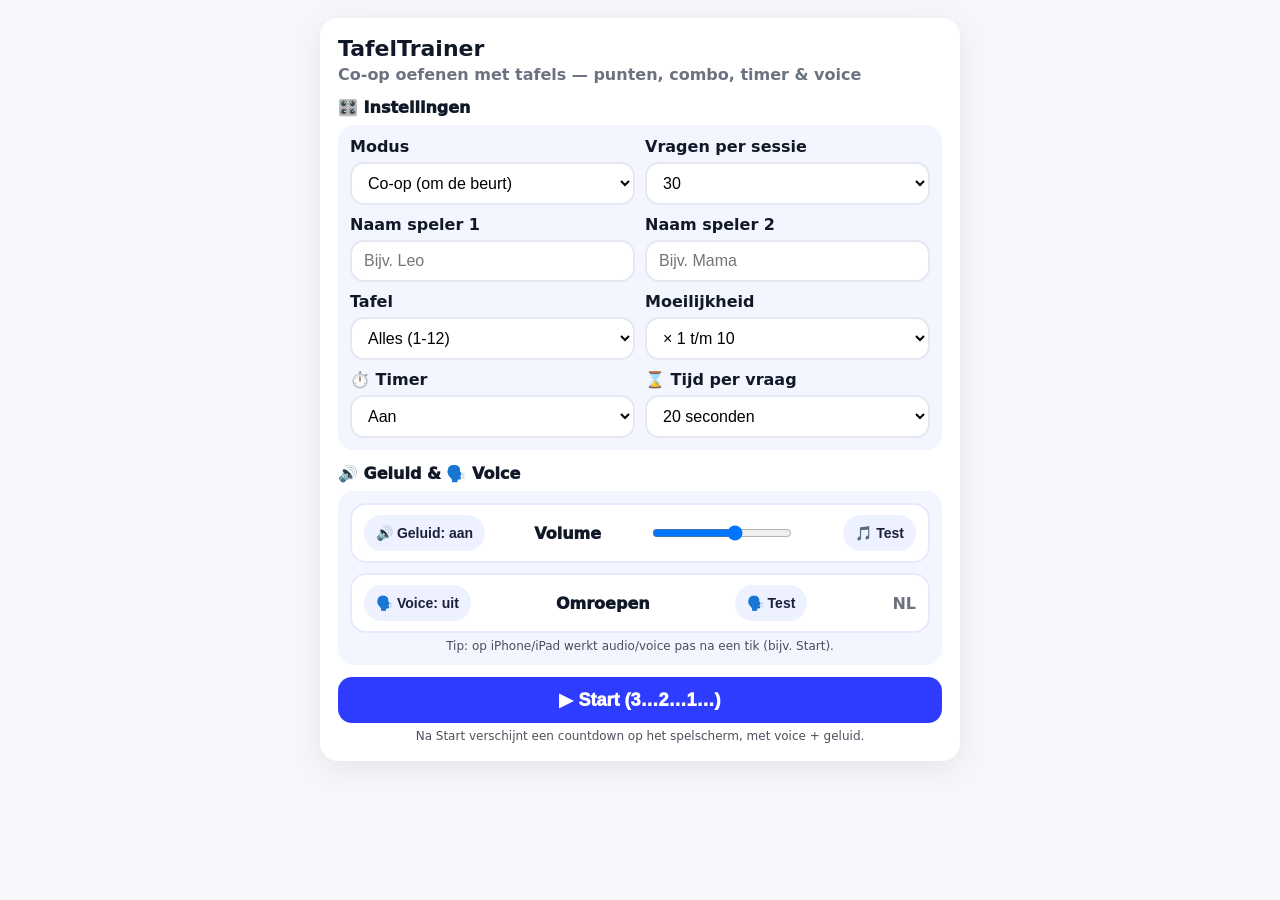
<file: tafeltrainer.html>
<!doctype html>
<html lang="nl">
<head>
  <meta charset="utf-8" />
  <meta name="viewport" content="width=device-width, initial-scale=1" />
  <title>TafelTrainer</title>
  <style>
    :root{
      --bg:#f6f7fb;
      --card:#ffffff;
      --muted:#6b7280;
      --ink:#111827;
      --accent:#2e3cff;
      --soft:#eef1ff;
      --soft2:#f3f5ff;
      --danger:#c22a2a;
      --success:#0a8a3a;
      --radius:18px;
    }
    body { font-family: system-ui, Arial; margin: 0; background:var(--bg); color:var(--ink); }
    .wrap { max-width: 640px; margin: 0 auto; padding: 18px; }
    .card { background: var(--card); border-radius: var(--radius); padding: 18px; box-shadow: 0 8px 30px rgba(0,0,0,.07); }
    .row { display:flex; gap:12px; align-items:center; justify-content:space-between; flex-wrap:wrap; }
    h1 { font-size: 22px; margin: 0; }
    .subtitle { color:var(--muted); font-weight:700; margin-top:4px; }

    .screen { display:none; }
    .screen.active { display:block; }

    .section { margin-top: 14px; }
    .sectionTitle { font-weight: 950; margin-bottom: 8px; display:flex; align-items:center; gap:8px; }
    .sectionCard { background: var(--soft2); padding: 12px; border-radius: 16px; }

    .settingsGrid { display:grid; grid-template-columns: 1fr 1fr; gap:10px; }
    @media (max-width: 560px){ .settingsGrid{ grid-template-columns: 1fr; } }

    label { display:block; font-weight:900; margin-bottom:6px; }
    select, .nameInput {
      width:100%;
      padding:10px 12px;
      border-radius: 14px;
      border: 2px solid #e5e7f2;
      font-size: 16px;
      outline: none;
      box-sizing: border-box;
      background:#fff;
    }
    select:focus, .nameInput:focus{ border-color:#7b8cff; }

    button {
      width: 100%;
      margin-top: 12px;
      font-size: 18px;
      padding: 12px 14px;
      border-radius: 14px;
      border: 0;
      background:var(--accent);
      color:white;
      font-weight: 950;
      cursor:pointer;
    }
    button.secondary { background:var(--soft); color:#1b1f3a; }
    button.small { width:auto; margin-top:0; padding:10px 12px; font-size:14px; border-radius:999px; font-weight:900; }
    button:disabled { opacity:.55; cursor:default; }
    .row .small { margin-top:0; }

    .audioBar{
      display:flex; align-items:center; justify-content:space-between; gap:10px;
      background: #ffffff;
      border: 2px solid #e7e9ff;
      padding: 10px 12px;
      border-radius: 16px;
    }
    .audioBar strong { font-weight:950; }
    .audioBar input[type="range"]{ width: 140px; }

    /* GAME UI */
    .players { display:grid; grid-template-columns: 1fr 1fr; gap:10px; margin-top: 12px; }
    @media (max-width: 560px){ .players{ grid-template-columns: 1fr; } }

    .pCard { background: var(--soft2); border-radius: 16px; padding: 10px; transition: transform .25s ease, outline .25s ease; }
    .pHead { display:flex; justify-content:space-between; align-items:center; font-weight: 950; }
    .pill { padding:6px 10px; border-radius:999px; background:var(--soft); font-weight:950; }
    /* IMPORTANT: player highlight is NOT .active */
    .pActive { outline: 3px solid rgba(46,60,255,.35); transform: translateY(-2px); }

    .pStats { margin-top: 6px; display:grid; grid-template-columns: 1fr 1fr 1fr; gap:8px; }
    .mini { background:white; border-radius: 14px; padding: 8px; text-align:center; }
    .mini .n { font-size: 18px; font-weight: 950; }

    .progress { margin-top: 12px; font-weight: 950; text-align:center; opacity:.9; }
    .msg { margin-top: 12px; min-height: 26px; font-weight: 950; text-align:center; }
    .good { color:var(--success); }
    .bad  { color:var(--danger); }
    .smalltxt { font-size: 12px; opacity:.75; margin-top: 6px; text-align:center; }

    .sum { font-size: 44px; font-weight: 950; letter-spacing: .5px; text-align:center; margin: 18px 0; }
    .answerInput{
      width: 100%;
      font-size: 28px;
      padding: 14px 16px;
      border-radius: 14px;
      border: 2px solid #e5e7f2;
      outline: none;
      text-align: center;
      box-sizing: border-box;
      background:#fff;
    }
    .answerInput:focus { border-color:#7b8cff; }

    /* Timer bar */
    .timeWrap { margin-top: 10px; }
    .timeTop { display:flex; justify-content:space-between; align-items:center; font-weight:950; opacity:.85; }
    .barOuter { height: 14px; background:var(--soft); border-radius: 999px; overflow:hidden; border: 2px solid #e7e9ff; }
    .barInner { height: 14px; width: 100%; background:var(--accent); transform-origin:left center; transition: transform 0.2s linear; }

    /* Turn switch animation */
    .turnAnim { animation: turnPulse .35s ease; }
    @keyframes turnPulse {
      0% { transform: translateX(0); }
      35% { transform: translateX(10px); }
      100% { transform: translateX(0); }
    }

    /* Overlays */
    .overlay {
      position: fixed;
      inset: 0;
      background: rgba(17, 24, 39, .55);
      display:none;
      align-items:center;
      justify-content:center;
      z-index: 9999;
      padding: 18px;
    }
    .overlay.show { display:flex; }
    .overlayCard{
      width: min(520px, 92vw);
      background: #0b1024;
      color: white;
      border-radius: 22px;
      padding: 18px;
      box-shadow: 0 14px 50px rgba(0,0,0,.35);
      text-align:center;
    }
    .overlayBig { font-size: 72px; font-weight: 1000; letter-spacing: 1px; }
    .overlaySub { opacity:.85; font-weight: 850; margin-top: 6px; }
    .badge {
      display:inline-block;
      padding: 6px 10px;
      border-radius: 999px;
      background: rgba(255,255,255,.12);
      font-weight: 900;
      margin-top: 10px;
    }

    /* Name modal card (white) */
    .modalCard{
      width: min(520px, 92vw);
      background: #ffffff;
      color: var(--ink);
      border-radius: 22px;
      padding: 18px;
      box-shadow: 0 14px 50px rgba(0,0,0,.35);
      text-align:left;
    }
    .modalTitle{ font-size:22px; font-weight:1000; margin:0; }
    .modalHint{ color:var(--muted); font-weight:800; margin-top:6px; }
    .modalGrid{ margin-top:14px; display:grid; gap:10px; }
    .modalActions{ display:flex; gap:10px; margin-top:14px; }
    .modalActions button{ margin-top:0; }

    .hidden { display:none !important; }
  </style>
</head>
<body>

<!-- Countdown overlay -->
<div class="overlay" id="countdownOverlay">
  <div class="overlayCard">
    <div class="badge" id="countdownBadge">Klaar…</div>
    <div class="overlayBig" id="countdownBig">3</div>
    <div class="overlaySub" id="countdownSub">Start bijna…</div>
  </div>
</div>

<!-- Name modal overlay -->
<div class="overlay" id="nameOverlay" aria-hidden="true">
  <div class="modalCard">
    <div class="badge" style="background:var(--soft); color:var(--ink);">👤 Namen invullen</div>
    <p class="modalTitle" style="margin-top:10px;">Wie spelen er mee?</p>
    <div class="modalHint">Vul de namen in en druk op Verder.</div>

    <div class="modalGrid">
      <div>
        <label>Speler 1</label>
        <input id="nameModal1" class="nameInput" placeholder="Bijv. Leo" />
      </div>

      <div id="nameModal2Wrap">
        <label>Speler 2</label>
        <input id="nameModal2" class="nameInput" placeholder="Bijv. Mama" />
      </div>

      <div id="nameModalError" class="bad hidden">Vul alle namen in.</div>
    </div>

    <div class="modalActions">
      <button id="nameCancel" class="secondary">Annuleren</button>
      <button id="nameConfirm">Verder ▶</button>
    </div>
  </div>
</div>

<div class="wrap">
  <div class="card">
    <div class="row">
      <div>
        <h1>TafelTrainer</h1>
        <div class="subtitle">Co-op oefenen met tafels — punten, combo, timer & voice</div>
      </div>
    </div>

    <!-- SETTINGS SCREEN -->
    <div id="screenSettings" class="screen active">
      <div class="section">
        <div class="sectionTitle">🎛️ Instellingen</div>
        <div class="sectionCard">
          <div class="settingsGrid">
            <div>
              <label>Modus</label>
              <select id="mode">
                <option value="solo">Solo</option>
                <option value="coop" selected>Co-op (om de beurt)</option>
              </select>
            </div>

            <div>
              <label>Vragen per sessie</label>
              <select id="questionCount">
                <option value="10">10</option>
                <option value="20">20</option>
                <option value="30" selected>30</option>
              </select>
            </div>

            <div>
              <label>Naam speler 1</label>
              <input id="name1" class="nameInput" placeholder="Bijv. Leo" value="" />
            </div>

            <div>
              <label>Naam speler 2</label>
              <input id="name2" class="nameInput" placeholder="Bijv. Mama" value="" />
            </div>

            <div>
              <label>Tafel</label>
              <select id="table">
                <option value="all">Alles (1-12)</option>
                <option value="1">Tafel van 1</option>
                <option value="2">Tafel van 2</option>
                <option value="3">Tafel van 3</option>
                <option value="4">Tafel van 4</option>
                <option value="5">Tafel van 5</option>
                <option value="6">Tafel van 6</option>
                <option value="7">Tafel van 7</option>
                <option value="8">Tafel van 8</option>
                <option value="9">Tafel van 9</option>
                <option value="10">Tafel van 10</option>
                <option value="11">Tafel van 11</option>
                <option value="12">Tafel van 12</option>
              </select>
            </div>

            <div>
              <label>Moeilijkheid</label>
              <select id="range">
                <option value="10" selected>× 1 t/m 10</option>
                <option value="12">× 1 t/m 12</option>
                <option value="20">× 1 t/m 20</option>
              </select>
            </div>

            <div>
              <label>⏱️ Timer</label>
              <select id="timerMode">
                <option value="on" selected>Aan</option>
                <option value="off">Uit</option>
              </select>
            </div>

            <div>
              <label>⌛ Tijd per vraag</label>
              <select id="timeSetting">
                <option value="5">5 seconden</option>
                <option value="10">10 seconden</option>
                <option value="20" selected>20 seconden</option>
                <option value="30">30 seconden</option>
                <option value="45">45 seconden</option>
                <option value="60">60 seconden</option>
              </select>
            </div>
          </div>
        </div>
      </div>

      <div class="section">
        <div class="sectionTitle">🔊 Geluid & 🗣️ Voice</div>
        <div class="sectionCard">
          <div class="audioBar">
            <button id="soundToggle" class="secondary small">🔊 Geluid: aan</button>
            <strong>Volume</strong>
            <input id="volume" type="range" min="0" max="100" value="60" />
            <button id="soundTest" class="secondary small">🎵 Test</button>
          </div>

          <div style="height:10px;"></div>

          <div class="audioBar">
            <button id="voiceToggle" class="secondary small">🗣️ Voice: uit</button>
            <strong>Omroepen</strong>
            <button id="voiceTest" class="secondary small">🗣️ Test</button>
            <div style="color:var(--muted); font-weight:800;">NL</div>
          </div>

          <div class="smalltxt">Tip: op iPhone/iPad werkt audio/voice pas na een tik (bijv. Start).</div>
        </div>
      </div>

      <button id="btnStart">▶ Start (3…2…1…)</button>
      <div class="smalltxt">Na Start verschijnt een countdown op het spelscherm, met voice + geluid.</div>
    </div>

    <!-- GAME SCREEN -->
    <div id="screenGame" class="screen">
      <!-- Top bar buttons -->
      <div class="row" style="margin-top:8px;">
        <div style="display:flex; gap:10px; align-items:center;">
          <button id="btnToSettings" class="secondary small">⚙️ Instellingen</button>
          <button id="btnPause" class="secondary small">⏸ Pauze</button>
        </div>
      </div>

      <div class="players" id="players">
        <div class="pCard" id="p1Card">
          <div class="pHead">
            <div id="p1Label">👧 Speler 1</div>
            <div class="pill" id="turnPill">Aan zet: —</div>
          </div>
          <div class="pStats">
            <div class="mini"><div class="n" id="p1Points">0</div><div>Punten</div></div>
            <div class="mini"><div class="n" id="p1Combo">0</div><div>Combo</div></div>
            <div class="mini"><div class="n" id="p1Good">0</div><div>Goed</div></div>
          </div>
        </div>

        <div class="pCard" id="p2Card">
          <div class="pHead">
            <div id="p2Label">👨 Speler 2</div>
            <div class="pill" id="suddenPill" style="opacity:.0;">Sudden death</div>
          </div>
          <div class="pStats">
            <div class="mini"><div class="n" id="p2Points">0</div><div>Punten</div></div>
            <div class="mini"><div class="n" id="p2Combo">0</div><div>Combo</div></div>
            <div class="mini"><div class="n" id="p2Good">0</div><div>Goed</div></div>
          </div>
        </div>
      </div>

      <div class="progress" id="progress">Vraag —</div>

      <div class="timeWrap">
        <div class="timeTop">
          <div>⏱️ Tijd</div>
          <div id="timeLabel">20s</div>
        </div>
        <div class="barOuter">
          <div class="barInner" id="timeBar"></div>
        </div>
      </div>

      <div class="sum" id="sum">—</div>

      <input id="answer" class="answerInput" inputmode="numeric" autocomplete="off" placeholder="Typ antwoord…" />
      <button id="check">Check ✅</button>
      <button id="next" class="secondary">Volgende ➜</button>

      <div id="msg" class="msg"></div>
      <div class="smalltxt">Enter = check. Co-op wisselt automatisch. Bij gelijkspel: Sudden death.</div>
    </div>

    <!-- END SCREEN -->
    <div id="screenEnd" class="screen">
      <div class="sum" style="font-size:28px;">Sessie klaar 🎉</div>
      <div class="progress" id="endTitle"></div>
      <div class="sectionCard" style="margin-top:12px;">
        <div class="smalltxt" id="endText" style="white-space:pre-line;"></div>
      </div>
      <button id="btnRestart" class="secondary">🔁 Opnieuw</button>
    </div>

  </div>
</div>

<script>
(() => {
  // ---------------- DOM ----------------
  const screenSettings = document.getElementById("screenSettings");
  const screenGame = document.getElementById("screenGame");
  const screenEnd = document.getElementById("screenEnd");

  const btnStart = document.getElementById("btnStart");
  const btnRestart = document.getElementById("btnRestart");
  const btnPause = document.getElementById("btnPause");
  const btnToSettings = document.getElementById("btnToSettings");

  const elMode = document.getElementById("mode");
  const elQuestionCount = document.getElementById("questionCount");
  const elName1 = document.getElementById("name1");
  const elName2 = document.getElementById("name2");
  const elTable = document.getElementById("table");
  const elRange = document.getElementById("range");
  const elTimerMode = document.getElementById("timerMode");
  const elTimeSetting = document.getElementById("timeSetting");

  const p1Card = document.getElementById("p1Card");
  const p2Card = document.getElementById("p2Card");
  const p1Label = document.getElementById("p1Label");
  const p2Label = document.getElementById("p2Label");
  const turnPill = document.getElementById("turnPill");
  const suddenPill = document.getElementById("suddenPill");

  const p1Points = document.getElementById("p1Points");
  const p1Combo  = document.getElementById("p1Combo");
  const p1Good   = document.getElementById("p1Good");
  const p2Points = document.getElementById("p2Points");
  const p2Combo  = document.getElementById("p2Combo");
  const p2Good   = document.getElementById("p2Good");

  const progress = document.getElementById("progress");
  const sumEl = document.getElementById("sum");
  const answerEl = document.getElementById("answer");
  const btnCheck = document.getElementById("check");
  const btnNext = document.getElementById("next");
  const msgEl = document.getElementById("msg");

  const timeLabel = document.getElementById("timeLabel");
  const timeBar = document.getElementById("timeBar");

  const endTitle = document.getElementById("endTitle");
  const endText = document.getElementById("endText");

  // Overlays
  const countdownOverlay = document.getElementById("countdownOverlay");
  const countdownBig = document.getElementById("countdownBig");
  const countdownSub = document.getElementById("countdownSub");
  const countdownBadge = document.getElementById("countdownBadge");

  const nameOverlay = document.getElementById("nameOverlay");
  const nameModal1 = document.getElementById("nameModal1");
  const nameModal2 = document.getElementById("nameModal2");
  const nameModal2Wrap = document.getElementById("nameModal2Wrap");
  const nameModalError = document.getElementById("nameModalError");
  const nameCancel = document.getElementById("nameCancel");
  const nameConfirm = document.getElementById("nameConfirm");
  let pendingStart = false;

  // ---------------- SOUND (WebAudio) ----------------
  const btnSoundToggle = document.getElementById("soundToggle");
  const btnSoundTest = document.getElementById("soundTest");
  const volEl = document.getElementById("volume");

  const AudioCtx = window.AudioContext || window.webkitAudioContext;
  const audioCtx = AudioCtx ? new AudioCtx() : null;

  // DEFAULT AAN
  let soundEnabled = true;

  let masterGain = null;
  if (audioCtx) {
    masterGain = audioCtx.createGain();
    masterGain.connect(audioCtx.destination);
  }

  function setVolumeFromUI() {
    if (!masterGain) return;
    masterGain.gain.value = (parseInt(volEl.value, 10) / 100) * 0.9;
  }

  async function unlockAudio() {
    if (!audioCtx) return false;
    if (audioCtx.state === "suspended") { try { await audioCtx.resume(); } catch {} }
    return audioCtx.state === "running";
  }

  function setSoundUI() {
    btnSoundToggle.textContent = soundEnabled ? "🔊 Geluid: aan" : "🔇 Geluid: uit";
  }

  function tone(freq, delayMs, durMs, type="sine", peak=0.18) {
    if (!audioCtx || !masterGain || !soundEnabled) return;
    const now = audioCtx.currentTime;
    const t0 = now + (delayMs / 1000);

    const o = audioCtx.createOscillator();
    const g = audioCtx.createGain();
    o.type = type;
    o.frequency.setValueAtTime(freq, t0);

    g.gain.setValueAtTime(0.0001, t0);
    g.gain.exponentialRampToValueAtTime(peak, t0 + 0.01);
    g.gain.exponentialRampToValueAtTime(0.0001, t0 + (durMs / 1000));

    o.connect(g); g.connect(masterGain);
    o.start(t0);
    o.stop(t0 + (durMs / 1000) + 0.02);
  }

  function sGood(){ tone(880,0,140,"sine",0.20); tone(1175,120,140,"sine",0.16); tone(1319,240,160,"sine",0.14); }
  function sSuper(){ tone(1319,0,110,"triangle",0.18); tone(1568,90,110,"triangle",0.16); tone(2093,180,140,"triangle",0.14); }
  function sBad(){ tone(330,0,180,"square",0.10); tone(220,120,220,"square",0.08); }
  function sTime(){ tone(523,0,140,"sawtooth",0.08); tone(392,160,180,"sawtooth",0.08); }
  function sWin(){ tone(659,0,120,"sine",0.14); tone(784,140,120,"sine",0.14); tone(988,280,160,"sine",0.14); tone(1319,470,220,"sine",0.14); }
  function sTick(){ tone(523,0,90,"sine",0.12); }
  function sGo(){ tone(784,0,120,"sine",0.16); tone(1046,140,160,"sine",0.16); }

  btnSoundToggle.addEventListener("click", async () => {
    if (!audioCtx) return;
    const ok = await unlockAudio();
    if (!ok) return;
    soundEnabled = !soundEnabled;
    setSoundUI();
    if (soundEnabled) sGood();
  });

  btnSoundTest.addEventListener("click", async () => {
    if (!audioCtx) return;
    const ok = await unlockAudio();
    if (!ok) return;
    if (!soundEnabled) { soundEnabled = true; setSoundUI(); }
    sSuper();
  });

  volEl.addEventListener("input", () => setVolumeFromUI());

  // ---------------- VOICE ----------------
  const btnVoiceToggle = document.getElementById("voiceToggle");
  const btnVoiceTest = document.getElementById("voiceTest");
  let voiceEnabled = false;

  function setVoiceUI() {
    btnVoiceToggle.textContent = voiceEnabled ? "🗣️ Voice: aan" : "🗣️ Voice: uit";
  }

  function speak(text) {
    if (!voiceEnabled) return;
    if (!("speechSynthesis" in window)) return;
    try { window.speechSynthesis.cancel(); } catch {}
    const u = new SpeechSynthesisUtterance(text);
    u.lang = "nl-NL";
    u.rate = 1.0;
    u.pitch = 1.0;
    u.volume = 1.0;
    window.speechSynthesis.speak(u);
  }

  btnVoiceToggle.addEventListener("click", () => {
    voiceEnabled = !voiceEnabled;
    setVoiceUI();
    if (voiceEnabled) speak("Voice staat aan.");
  });

  btnVoiceTest.addEventListener("click", () => {
    const n1 = (elName1.value || "Speler 1").trim();
    speak(`${n1} is aan de beurt!`);
  });

  // ---------------- GAME STATE ----------------
  const FAST_SUPER_MS = 3000;
  const FAST_OK_MS = 10000;
  const BASE_POINTS = 10;
  const SUPER_BONUS = 15;
  const FAST_BONUS = 5;
  const COMBO_BONUS_PER = 2;

  let running = false;
  let paused = false;

  let MAX_Q = 30;
  let TIMER_ENABLED = true;
  let TIME_PER_SUM = 20;

  let questionIndex = 0;
  let currentPlayer = 1;

  let a=1,b=1,correctAnswer=1;
  let timer = null;
  let timeLeft = 0;
  let startMs = 0;

  let suddenDeath = false;

  const players = {
    1: { points: 0, combo: 0, good: 0, name: "Speler 1" },
    2: { points: 0, combo: 0, good: 0, name: "Speler 2" },
  };

  function randInt(min,max){ return Math.floor(Math.random()*(max-min+1))+min; }

  function showScreen(which) {
    screenSettings.classList.toggle("active", which === "settings");
    screenGame.classList.toggle("active", which === "game");
    screenEnd.classList.toggle("active", which === "end");
  }

  function refreshNames() {
    const n1 = (elName1.value || "").trim();
    const n2 = (elName2.value || "").trim();
    players[1].name = n1 || "Speler 1";
    players[2].name = n2 || "Speler 2";
    p1Label.textContent = `👧 ${players[1].name}`;
    p2Label.textContent = `👨 ${players[2].name}`;
  }

  function renderPlayers(){
    p1Points.textContent = players[1].points;
    p1Combo.textContent  = players[1].combo;
    p1Good.textContent   = players[1].good;

    p2Points.textContent = players[2].points;
    p2Combo.textContent  = players[2].combo;
    p2Good.textContent   = players[2].good;

    turnPill.textContent = `Aan zet: ${players[currentPlayer].name}`;

    const solo = (elMode.value === "solo");
    p2Card.classList.toggle("hidden", solo);

    const coop = (elMode.value === "coop");
    p1Card.classList.toggle("pActive", coop && currentPlayer === 1);
    p2Card.classList.toggle("pActive", coop && currentPlayer === 2);

    suddenPill.style.opacity = suddenDeath ? "1" : "0";
  }

  function showMsg(text, good){
    msgEl.textContent = text;
    msgEl.className = "msg " + (good ? "good":"bad");
  }

  function updateProgress(){
    const who = (elMode.value === "coop") ? ` • ${players[currentPlayer].name} aan zet` : "";
    const sd = suddenDeath ? " • SUDDEN DEATH" : "";
    progress.textContent = `Vraag ${Math.min(questionIndex+1, MAX_Q)} / ${MAX_Q}${who}${sd}`;
  }

  function stopTimer(){
    clearInterval(timer);
    timer = null;
  }

  function applyTimerUI(){
    if (!TIMER_ENABLED){
      timeLabel.textContent = "∞";
      timeBar.style.transform = "scaleX(1)";
      timeBar.style.opacity = "0.55";
      return;
    }
    timeLabel.textContent = `${timeLeft}s`;
    const ratio = Math.max(0, Math.min(1, timeLeft / TIME_PER_SUM));
    timeBar.style.transform = `scaleX(${ratio})`;
    timeBar.style.opacity = "1";
  }

  function startTimer(){
    stopTimer();

    if (!TIMER_ENABLED){
      timeLeft = 0;
      applyTimerUI();
      return;
    }

    timeLeft = TIME_PER_SUM;
    applyTimerUI();

    timer = setInterval(() => {
      if (!running || paused) return;
      timeLeft -= 1;
      applyTimerUI();

      if (timeLeft <= 0){
        stopTimer();
        players[currentPlayer].combo = 0;
        sTime();
        showMsg(`⏰ Tijd op! Antwoord was ${correctAnswer}`, false);
        nextQuestion(true);
      }
    }, 1000);
  }

  function pickNewSum(){
  const maxB = parseInt(elRange.value, 10);
  const table = elTable.value;

  // 👉 tafel staat altijd links (zoals op je voorbeeldkaart)
  if (table === "all") {
    a = randInt(1, 12);   // random tafel
  } else {
    a = parseInt(table, 10); // gekozen tafel
  }

  // 👉 rechterkant is altijd de vermenigvuldiger
  b = randInt(1, maxB);

  correctAnswer = a * b;

  // 👉 altijd: tafel × getal
  sumEl.textContent = `${a} × ${b} = ?`;

  answerEl.value = "";
  answerEl.focus();
  showMsg("", true);

  startMs = Date.now();
  startTimer();
}


  function animateTurnSwitch(){
    p1Card.classList.remove("turnAnim");
    p2Card.classList.remove("turnAnim");
    void p1Card.offsetWidth; void p2Card.offsetWidth;
    (currentPlayer === 1 ? p1Card : p2Card).classList.add("turnAnim");
    setTimeout(() => {
      p1Card.classList.remove("turnAnim");
      p2Card.classList.remove("turnAnim");
    }, 360);
  }

  function nextTurn(){
    if (elMode.value !== "coop") return;
    currentPlayer = (currentPlayer === 1) ? 2 : 1;
    renderPlayers();
    animateTurnSwitch();
    speak(`${players[currentPlayer].name} is aan de beurt!`);
  }

  function awardPoints(msTaken){
    let bonus = 0;
    if (msTaken < FAST_SUPER_MS) bonus = SUPER_BONUS;
    else if (msTaken < FAST_OK_MS) bonus = FAST_BONUS;

    const comboExtra = Math.max(0, (players[currentPlayer].combo - 1) * COMBO_BONUS_PER);
    const gained = BASE_POINTS + bonus + comboExtra;
    players[currentPlayer].points += gained;

    return {
      gained,
      tag: (msTaken < FAST_SUPER_MS) ? "⚡ SUPER!" : (msTaken < FAST_OK_MS) ? "🚀 Snel!" : "✅ Goed!"
    };
  }

  // -------- Countdown ----------
  function showCountdownOverlay(show){
    countdownOverlay.classList.toggle("show", show);
  }

  async function runCountdown(){
    paused = true;
    btnPause.textContent = "⏸ Pauze"; // reset label
    showCountdownOverlay(true);

    const who = (elMode.value === "coop") ? players[currentPlayer].name : players[1].name;
    countdownBadge.textContent = `Klaar, ${who}?`;
    countdownSub.textContent = "Let op…";

    const steps = ["3","2","1","START!"];
    for (let i=0;i<steps.length;i++){
      countdownBig.textContent = steps[i];

      if (steps[i] === "START!") {
        countdownSub.textContent = "GO!";
        sGo();
        speak("Start!");
      } else {
        countdownSub.textContent = "…";
        sTick();
        speak(steps[i]);
      }

      await new Promise(r => setTimeout(r, steps[i] === "START!" ? 650 : 800));
    }

    showCountdownOverlay(false);
    paused = false;
    answerEl.focus();
  }

  // -------- Name modal ----------
  function openNameModal() {
    const mode = elMode.value;
    nameModal2Wrap.style.display = (mode === "coop") ? "block" : "none";

    nameModal1.value = (elName1.value || "").trim();
    nameModal2.value = (elName2.value || "").trim();

    nameModalError.classList.add("hidden");
    nameOverlay.classList.add("show");
    nameOverlay.setAttribute("aria-hidden", "false");

    setTimeout(() => {
      nameModal1.focus();
      nameModal1.select();
    }, 0);
  }

  function closeNameModal() {
    nameOverlay.classList.remove("show");
    nameOverlay.setAttribute("aria-hidden", "true");
  }

  function namesAreValid() {
    const n1 = nameModal1.value.trim();
    if (!n1) return false;
    if (elMode.value === "coop") {
      const n2 = nameModal2.value.trim();
      if (!n2) return false;
    }
    return true;
  }

  function commitNamesFromModal() {
    elName1.value = nameModal1.value.trim();
    if (elMode.value === "coop") elName2.value = nameModal2.value.trim();
  }

  nameCancel.addEventListener("click", () => {
    pendingStart = false;
    closeNameModal();
  });

  nameConfirm.addEventListener("click", async () => {
    if (!namesAreValid()) {
      nameModalError.classList.remove("hidden");
      return;
    }
    commitNamesFromModal();
    closeNameModal();

    if (pendingStart) {
      pendingStart = false;
      await unlockAudio();
      startGame();
    }
  });

  [nameModal1, nameModal2].forEach(inp => {
    inp.addEventListener("keydown", (e) => {
      if (e.key === "Enter") nameConfirm.click();
    });
  });

  nameOverlay.addEventListener("click", (e) => {
    if (e.target === nameOverlay) nameCancel.click();
  });

  // -------- Sudden death ----------
  function startSuddenDeath(){
    suddenDeath = true;
    speak("Gelijkspel. Sudden death!");
    showMsg("🤝 Gelijkspel! SUDDEN DEATH: volgende vraag beslist!", true);
    renderPlayers();
  }

  function endGame(){
    running = false;
    paused = false;
    stopTimer();

    const p1 = players[1], p2 = players[2];
    let title = "";
    let winnerName = "";

    if (elMode.value === "solo") {
      winnerName = p1.name;
      title = `Klaar! ${winnerName} scoorde ${p1.points} punten.`;
    } else {
      if (p1.points > p2.points) { winnerName = p1.name; title = `🏆 ${p1.name} heeft gewonnen!`; }
      else if (p2.points > p1.points) { winnerName = p2.name; title = `🏆 ${p2.name} heeft gewonnen!`; }
      else { title = "🤝 Gelijkspel!"; }
    }

    endTitle.textContent = title;
    endText.textContent =
`${p1.name}: ${p1.points} punten • ${p1.good} goed
${p2.name}: ${p2.points} punten • ${p2.good} goed`;

    if (winnerName) {
      sWin();
      speak(`Winnaar is ${winnerName}.`);
    } else {
      speak("Gelijkspel.");
    }

    showScreen("end");
  }

  function nextQuestion(fromTimeout=false){
    setTimeout(() => {
      if (!running) return;

      questionIndex += 1;

      if (!suddenDeath && questionIndex >= MAX_Q){
        if (elMode.value === "coop" && players[1].points === players[2].points) {
          startSuddenDeath();
        } else {
          endGame();
          return;
        }
      }

      if (suddenDeath && elMode.value === "coop") {
        if (players[1].points !== players[2].points) {
          endGame();
          return;
        }
        showMsg("⚔️ Nog steeds gelijk! Volgende vraag beslist!", true);
      }

      if (elMode.value === "coop") nextTurn();
      updateProgress();
      pickNewSum();
    }, fromTimeout ? 650 : 550);
  }

  function checkAnswer(){
    if (!running || paused) return;

    const raw = answerEl.value.trim();
    if (!raw) return;

    const val = Number(raw);
    if (!Number.isFinite(val)) return;

    if (val === correctAnswer){
      stopTimer();
      const msTaken = Date.now() - startMs;

      players[currentPlayer].good += 1;
      players[currentPlayer].combo += 1;

      const { gained, tag } = awardPoints(msTaken);
      if (msTaken < FAST_SUPER_MS) sSuper(); else sGood();

      renderPlayers();
      const sec = (msTaken/1000).toFixed(1);
      showMsg(`${tag} (+${gained} punten, ${sec}s)`, true);

      nextQuestion(false);
    } else {
      players[currentPlayer].combo = 0;
      sBad();
      renderPlayers();
      showMsg("❌ Fout, probeer opnieuw (tijd loopt door)", false);
      answerEl.select();
    }
  }

  function startGame(){
    refreshNames();

    MAX_Q = parseInt(elQuestionCount.value, 10);
    TIMER_ENABLED = (elTimerMode.value === "on");
    TIME_PER_SUM = parseInt(elTimeSetting.value, 10);

    players[1].points = players[1].combo = players[1].good = 0;
    players[2].points = players[2].combo = players[2].good = 0;

    questionIndex = 0;
    currentPlayer = 1;
    suddenDeath = false;

    running = true;
    paused = false;

    btnPause.textContent = "⏸ Pauze";

    renderPlayers();
    updateProgress();
    showScreen("game");

    if (elMode.value === "coop") speak(`${players[currentPlayer].name} is aan de beurt!`);

    // prepare question, then countdown, then restart timer clean
    pickNewSum();
    runCountdown().then(() => {
      stopTimer();
      startTimer();
      answerEl.focus();
    });
  }

  // ---------------- Pause + Settings buttons (GAME) ----------------
  function pauseToggle(){
    if (!running) return;
    paused = !paused;
    btnPause.textContent = paused ? "▶ Verder" : "⏸ Pauze";
    if (!paused) answerEl.focus();
  }

  function backToSettings(){
    // stop game netjes
    running = false;
    paused = false;
    stopTimer();
    btnPause.textContent = "⏸ Pauze";
    showScreen("settings");
  }

  btnPause.addEventListener("click", pauseToggle);
  btnToSettings.addEventListener("click", backToSettings);

  // ---------------- EVENTS ----------------
  btnStart.addEventListener("click", async () => {
    const mode = elMode.value;
    const n1 = (elName1.value || "").trim();
    const n2 = (elName2.value || "").trim();
    const needModal = !n1 || (mode === "coop" && !n2);

    if (needModal) {
      pendingStart = true;
      openNameModal();
      return;
    }

    await unlockAudio();
    startGame();
  });

  btnRestart.addEventListener("click", () => {
    // terug naar settings (handig om opnieuw te kiezen)
    backToSettings();
  });

  btnCheck.addEventListener("click", async () => { await unlockAudio(); checkAnswer(); });
  btnNext.addEventListener("click", () => running && !paused && nextQuestion(false));
  answerEl.addEventListener("keydown", (e) => { if (e.key === "Enter") checkAnswer(); });

  // init
  setSoundUI();
  setVoiceUI();
  setVolumeFromUI();
  refreshNames();
  renderPlayers();
  timeLeft = parseInt(elTimeSetting.value, 10);
  applyTimerUI();
  showScreen("settings");
})();
</script>
</body>
</html>
</file>
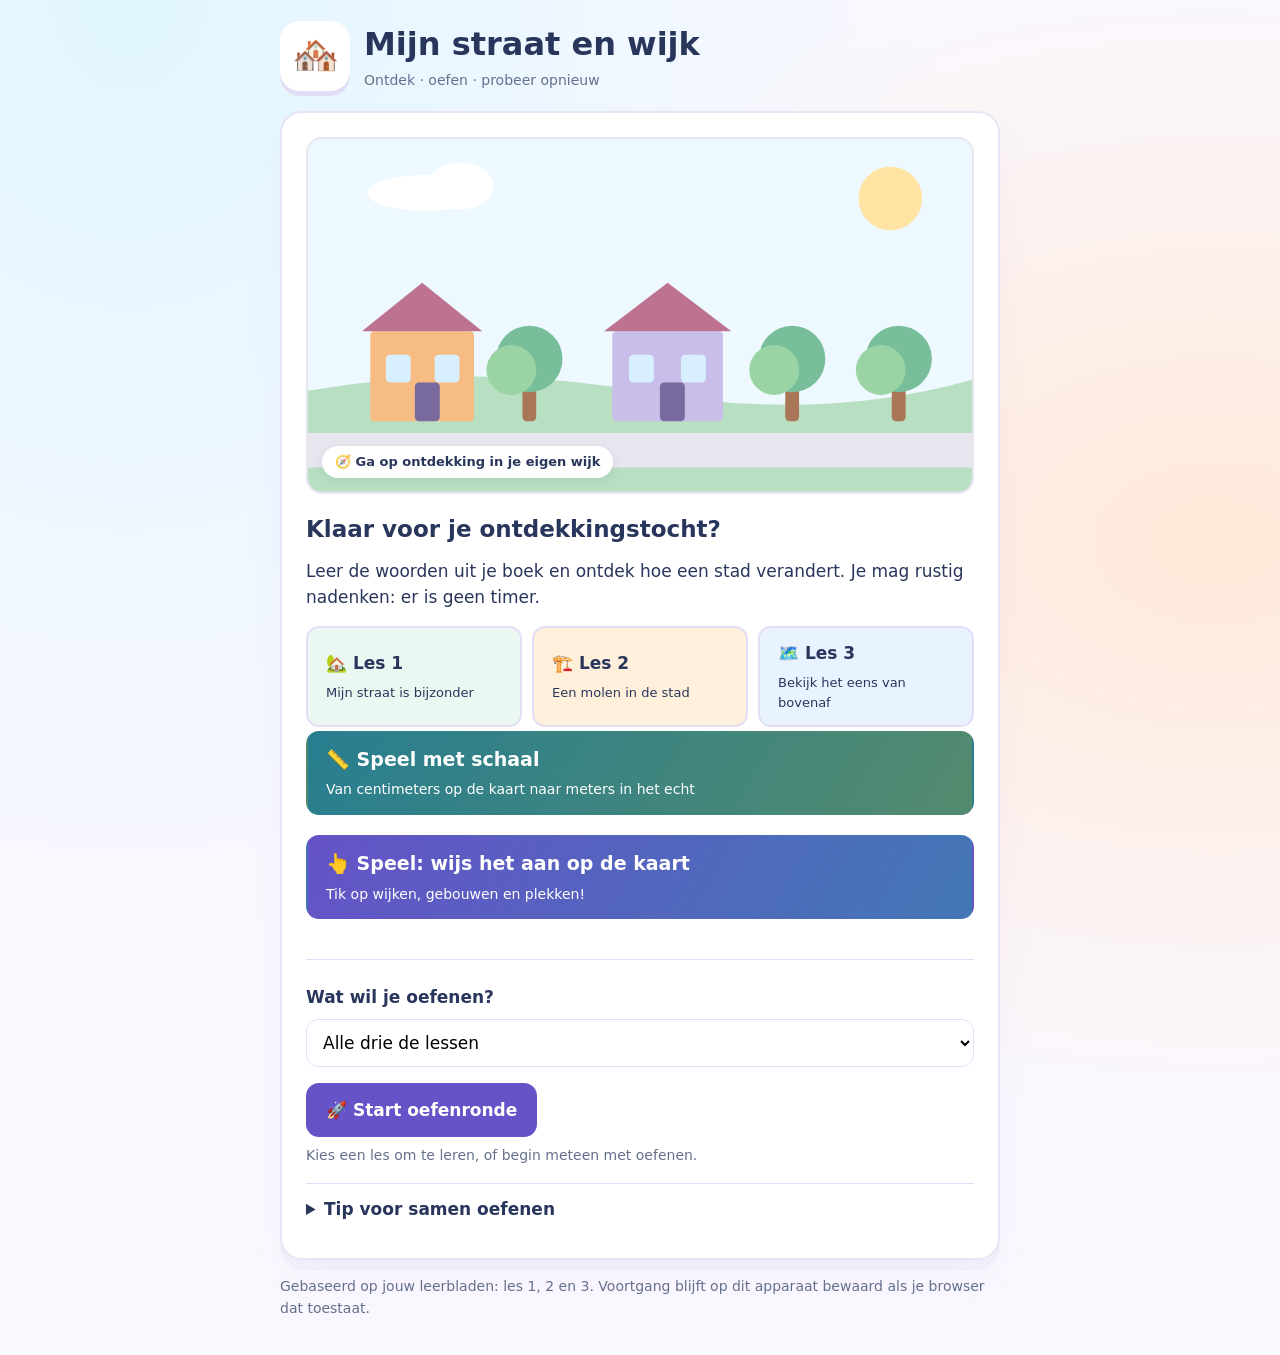
<file: wijktrainer.html>
<!doctype html>
<html lang="nl">
<head>
<meta charset="utf-8"><meta name="viewport" content="width=device-width, initial-scale=1">
<title>Mijn straat en wijk – oefenspel</title>
<style>
:root{--ink:#163a3d;--muted:#52686b;--green:#176856;--line:#d5e3df;--soft:#eef5ee}*{box-sizing:border-box}body{margin:0;background:#f6f5ef;color:var(--ink);font:17px/1.55 system-ui,sans-serif}.wrap{max-width:760px;margin:auto;padding:20px}header{display:flex;align-items:center;gap:14px;margin-bottom:20px}.logo{font-size:38px}h1{font-size:clamp(23px,5vw,32px);margin:0}h2{font-size:23px;margin:0 0 10px}p{margin:8px 0 16px}.muted{color:var(--muted);font-size:14px}.card{background:white;border:1px solid var(--line);border-radius:22px;padding:24px;margin-bottom:16px;box-shadow:0 8px 24px #163a3d08}button,select{font:inherit}button{background:var(--green);color:white;border:2px solid transparent;border-radius:13px;padding:12px 18px;font-weight:700;cursor:pointer;min-height:48px}button:hover{filter:brightness(.94)}button:focus-visible,select:focus-visible{outline:3px solid #edac44;outline-offset:3px}button:disabled{cursor:default;opacity:.65}.secondary{background:var(--soft);color:var(--ink);border-color:var(--line)}.row{display:flex;gap:10px;flex-wrap:wrap}.grid{display:grid;grid-template-columns:repeat(3,1fr);gap:10px}.lesson{text-align:left;background:var(--soft);color:var(--ink);border-color:var(--line)}.lesson span{display:block;font-size:13px;font-weight:500;margin-top:6px}select{width:100%;padding:12px;border-radius:12px;border:1px solid var(--line);background:white;margin:8px 0 16px}label{font-weight:700}.hidden{display:none!important}.pill{background:var(--soft);border-radius:30px;padding:5px 12px;font-size:13px;font-weight:700}.bar{height:9px;border-radius:9px;background:var(--line);margin:14px 0 24px;overflow:hidden}.bar div{height:100%;background:var(--green);transition:width .2s}.choices{display:grid;gap:10px;margin:18px 0}.choice{background:white;color:var(--ink);border-color:var(--line);text-align:left}.choice.correct{background:#e5f5e9;border-color:#27843f;opacity:1}.choice.wrong{background:#fff0e7;border-color:#b0582b;opacity:1}.feedback{background:var(--soft);border-radius:12px;padding:16px;margin-bottom:16px}.flash{font-size:35px;margin:10px 0}.definition{font-size:21px}details{border-top:1px solid var(--line);padding:12px 0}summary{cursor:pointer;font-weight:700}.review{padding:14px 0;border-top:1px solid var(--line)}svg{width:100%;height:auto;background:#eef5ee;border-radius:16px;max-height:290px;margin:14px 0}svg text{font:15px system-ui;fill:var(--ink)}.score{font-size:48px;font-weight:800}.mapnote{font-size:13px;color:var(--muted)}@media(max-width:520px){.wrap{padding:12px}.card{padding:18px}.grid{grid-template-columns:1fr}.row button{flex:1}header{gap:10px}}

/* Kleurrijke ontdekwereld, met rustige ruimte rondom de vraag. */
:root{--ink:#29365c;--muted:#64708d;--green:#6553c7;--line:#e3def5;--soft:#f2efff}
body{background:radial-gradient(ellipse at 10% 0%,#e1f6ff,transparent 50%),radial-gradient(ellipse at 95% 40%,#ffe9d9,transparent 50%),#faf8ff}
header .logo{background:white;border-radius:20px;width:70px;height:70px;display:grid;place-items:center;box-shadow:0 5px 0 #e3def5;flex-shrink:0}
.card{border:2px solid #e9e4f5;box-shadow:0 10px 0 #e9e4f570,0 20px 45px #52429f08}
.lesson{transition:transform .15s,box-shadow .15s}.lesson:hover{transform:translateY(-3px);box-shadow:0 5px 0 #e3def5}.lesson:nth-child(1){background:#eaf8f1}.lesson:nth-child(2){background:#fff0dc}.lesson:nth-child(3){background:#e9f3ff}
#visual svg,#cardVisual svg,#hero svg{display:block;max-height:none;margin:14px 0;border:2px solid #e6e5f1;background:#edf8ff}
#hero svg{margin:0 0 18px}#hero{position:relative}.heroTag{position:absolute;bottom:16px;left:16px;background:white;border-radius:30px;padding:6px 13px;font-size:13px;font-weight:800;box-shadow:0 3px 12px #29365c15}
.choice{border-width:2px;box-shadow:0 3px 0 #e3def5;display:flex;gap:12px;align-items:center}.choice:hover:not(:disabled){border-color:#aa9de8;background:#faf8ff}.choiceLetter{display:grid;place-items:center;width:32px;height:32px;background:#f2efff;border-radius:10px;flex-shrink:0;font-size:14px}.choice.correct .choiceLetter{background:#c5e9cf}.choice.wrong .choiceLetter{background:#ffd9be}
.pill{align-self:center}.flash{display:none}.feedback{border-left:5px solid #8c7ae1}#score{color:var(--green)}
@media(prefers-reduced-motion:reduce){*{transition:none!important}}

.mapStart{width:100%;margin:4px 0 16px;background:linear-gradient(120deg,#6553c7,#4277b5);text-align:left;font-size:19px}.mapStart small{display:block;font-size:14px;font-weight:500;margin-top:5px}.tapMap{margin:12px 0}.tapMap svg{display:block;width:100%;max-height:none;touch-action:manipulation;margin:0;border:2px solid #e3def5}.mapPlace{cursor:pointer;outline:none}.mapPlace .hit{fill:transparent;stroke:transparent;stroke-width:4}.mapPlace:focus-visible .hit{stroke:#5943bc;fill:#6553c720}.mapPlace.found .hit{stroke:#27843f;fill:#27843f20}.mapPlace.missed .hit{stroke:#cb5d31;fill:#cb5d3120}.mapPlace.found{filter:drop-shadow(0 0 5px #72b782)}.mapHelp{background:#f2efff;border-radius:12px;padding:12px;font-size:14px}.mapCounter{font-size:14px;font-weight:700;color:#6553c7}
</style>
</head>
<body><main class="wrap">
<header><div class="logo" aria-hidden="true">🏘️</div><div><h1>Mijn straat en wijk</h1><div class="muted">Ontdek · oefen · probeer opnieuw</div></div></header>
<section id="home" class="card">
<div id="hero"></div>
<h2>Klaar voor je ontdekkingstocht?</h2><p>Leer de woorden uit je boek en ontdek hoe een stad verandert. Je mag rustig nadenken: er is geen timer.</p>
<div class="grid"><button class="lesson" data-learn="1">🏡 Les 1<span>Mijn straat is bijzonder</span></button><button class="lesson" data-learn="2">🏗️ Les 2<span>Een molen in de stad</span></button><button class="lesson" data-learn="3">🗺️ Les 3<span>Bekijk het eens van bovenaf</span></button></div>
<button class="mapStart" id="startScale" style="background:linear-gradient(120deg,#287e90,#538b6e)">📏 Speel met schaal<small>Van centimeters op de kaart naar meters in het echt</small></button>
<button class="mapStart" id="startMap">👆 Speel: wijs het aan op de kaart<small>Tik op wijken, gebouwen en plekken!</small></button>
<hr style="border:0;border-top:1px solid var(--line);margin:24px 0">
<label for="lessonSelect">Wat wil je oefenen?</label><select id="lessonSelect"><option value="0">Alle drie de lessen</option><option value="1">Les 1 – straat en wijk</option><option value="2">Les 2 – functies en verandering</option><option value="3">Les 3 – plattegrond en schaal</option></select>
<div class="row"><button id="start">🚀 Start oefenronde</button><button id="weak" class="secondary hidden">🔁 Moeilijke vragen</button></div><p id="saved" class="muted" aria-live="polite"></p>
<details><summary>Tip voor samen oefenen</summary><p>Laat je kind eerst zelf antwoorden. Vraag daarna: “Hoe weet je dat?” Kijk voor voorbeelden naar jullie huis, de school en het centrum. Een ronde bevat maximaal 12 vragen.</p></details>
</section>
<section id="learn" class="card hidden"><div class="row"><button class="secondary" data-home>← Terug</button><button class="secondary" id="readCard">🔊 Lees voor</button></div><p id="cardPosition" class="muted"></p><div class="flash" id="cardIcon"></div><div id="cardVisual"></div><h2 id="cardTerm"></h2><p class="definition" id="cardDefinition"></p><p id="cardExample"></p><div class="row"><button class="secondary" id="prevCard">← Vorige</button><button id="nextCard">Volgende →</button></div><details><summary>Wat moet je ook begrijpen?</summary><p id="lessonSummary"></p></details></section>
<section id="quiz" class="card hidden"><div class="row"><button class="secondary" data-home>← Stop</button><button class="secondary" id="readQuestion">🔊 Lees voor</button><span class="pill" id="lessonBadge"></span></div><p id="progress" class="muted"></p><div class="bar"><div id="progressFill"></div></div><h2 id="question"></h2><div id="visual"></div><div class="choices" id="choices"></div><div id="feedback" class="feedback hidden" role="status"></div><button id="next" class="hidden">Volgende →</button></section>
<section id="mapGame" class="card hidden"><div class="row"><button class="secondary" data-home>← Stop</button><button class="secondary" id="readMap">🔊 Lees voor</button></div><p class="mapCounter" id="mapProgress"></p><h2 id="mapQuestion"></h2><p class="muted">Tik op de juiste plek. Je mag het opnieuw proberen.</p><div class="tapMap" id="touchMap"></div><div class="mapHelp">Dit is een speelkaart. Je ziet de gebouwen schuin van boven, zodat je de verdiepingen kunt tellen. Een echte plattegrond bekijk je recht van boven.</div><div class="feedback hidden" id="mapFeedback" role="status" style="margin-top:14px"></div><button id="mapNext" class="hidden">Volgende →</button></section>
<section id="scaleLab" class="card hidden"><div class="row"><button class="secondary" data-home>← Terug</button><button class="secondary" id="readScale">🔊 Lees voor</button></div><h2 style="margin-top:18px">📏 Hoe ver is het in het echt?</h2><p>Kies een schaal en een afstand. Reken daarna uit hoe ver het van A naar B is.</p><label for="scaleSetting">Schaal</label><select id="scaleSetting"><option value="5000">1 : 5000 – uit je boek</option><option value="1000">1 : 1000 – extra oefenen</option><option value="10000">1 : 10000 – extra oefenen</option></select><label for="distanceSetting">Afstand op de kaart</label><select id="distanceSetting"><option value="1">1 centimeter</option><option value="2">2 centimeter</option><option value="3">3 centimeter</option><option value="4">4 centimeter</option></select><div id="scaleMap"></div><p class="muted">Deze tekening is een voorbeeld. De centimeters staan erbij; meet ze niet op je scherm, want de grootte verschilt per telefoon.</p><h2 id="scaleQuestion"></h2><div class="choices" id="scaleChoices"></div><div class="feedback hidden" id="scaleFeedback" role="status"></div><div class="row"><button class="secondary" id="scaleHint">💡 Help me rekenen</button><button id="scaleNew">🎲 Nieuwe opdracht</button></div></section>
<section id="mapEnd" class="card hidden"><div style="font-size:38px">🗺️🌟</div><h2>Je hebt de kaart ontdekt!</h2><div class="score" id="mapScore"></div><p id="mapResult"></p><div class="row"><button id="mapRetry" class="hidden">🔁 Nog eens oefenen</button><button class="secondary" data-home>Terug naar start</button></div><div id="mapReview"></div></section>
<section id="end" class="card hidden"><div style="font-size:38px" aria-hidden="true">🌟</div><h2>Goed geoefend!</h2><div class="score" id="score"></div><p id="resultText"></p><div class="row"><button id="retry" class="hidden">🔁 Oefen deze vragen opnieuw</button><button class="secondary" data-home>Terug naar start</button></div><div id="review"></div></section>
<p class="muted">Gebaseerd op jouw leerbladen: les 1, 2 en 3. Voortgang blijft op dit apparaat bewaard als je browser dat toestaat.</p>
</main>
<script>
(() => {
'use strict';
const TERMS = [
 [1,'🏡','Laagbouw','Gebouwen met minder dan vijf verdiepingen.','Een gebouw met vier verdiepingen is laagbouw.'],
 [1,'🏢','Hoogbouw','Gebouwen met vijf of meer verdiepingen.','Een gebouw met precies vijf verdiepingen is hoogbouw.'],
 [1,'🏫','Voorzieningen','Dingen die mensen nodig hebben, zoals winkels, scholen en sportvelden.','Je school is een voorziening.'],
 [1,'🏙️','Centrum','Het midden van een stad.','Er zijn veel voorzieningen en gebouwen staan dicht bij elkaar.'],
 [1,'🕰️','Binnenstad','Het midden of centrum van een stad, meestal het oudste stukje.','In de binnenstad zie je vaak oude gebouwen.'],
 [1,'🌳','Buitenwijk','Een wijk aan de rand van een stad.','Er is meer ruimte en groen en er zijn minder voorzieningen dan in het centrum.'],
 [2,'🔧','Functie','Waarvoor iets bedoeld is, bijvoorbeeld wonen, werken of winkelen.','Een winkel heeft de functie winkelen.'],
 [2,'📦','Ruimtegebrek','Een tekort aan plaats: er is niet genoeg ruimte.','Als er te weinig woningen zijn, is er nieuwe woonruimte nodig.'],
 [2,'🏗️','Bebouwing','Alles wat gebouwd is: gebouwen en huizen.','Een huis en een school horen bij de bebouwing; een boom niet.'],
 [2,'🚜','Platteland','Het gebied buiten de stad, met dorpen en boerderijen.','Je ziet er bijvoorbeeld boerderijen en weilanden.'],
 [3,'🗺️','Plattegrond','Een tekening van bovenaf, waarop dingen kleiner en eenvoudiger zijn getekend dan in het echt.','Je ziet vaste, belangrijke dingen, zoals water, huizen en wegen.'],
 [3,'📏','Schaal','Een getal dat laat zien hoeveel keer kleiner iets op een kaart of plattegrond is getekend.','Bij 1 : 5000 is 1 cm op de kaart 5000 cm in het echt. Dat is 50 meter.']
];
const SUMMARIES = {1:'In het centrum staan gebouwen dicht bij elkaar en zijn veel voorzieningen. In een buitenwijk is meer ruimte en groen en zijn minder voorzieningen.',2:'Een wijk kan verschillende functies hebben. Als er ergens ruimtegebrek is, kan een wijk groeien met nieuwe bebouwing. Oude gebouwen kunnen een nieuwe functie krijgen en blijven staan.',3:'Een plattegrond laat een gebied van bovenaf zien. Details worden weggelaten. Water is vaak blauw, huizen zijn vaak oranje en wegen zijn meestal grijze of witte lijnen. Bij schaal 1 : 5000 is 1 cm op de kaart 50 meter in het echt.'};
const Q = [];
function add(lesson,text,correct,wrong,explanation,visual=''){Q.push({id:'wijk-'+(Q.length+1),lesson,text,correct,wrong,explanation,visual});}
TERMS.forEach(t=>{const others=TERMS.filter(x=>x[0]===t[0] && x[2]!==t[2]); if(others.length<2) others.push(TERMS[0]);add(t[0],`Welk begrip past bij: ${t[3]}`,t[2],others.slice(0,2).map(x=>x[2]),t[3]+' '+t[4]);});
add(1,'Een gebouw heeft precies 5 verdiepingen. Wat is het?','Hoogbouw',['Laagbouw','Een buitenwijk'],'Volgens je boek is minder dan 5 laagbouw. Vanaf 5 verdiepingen is het hoogbouw.');
add(1,'Een gebouw heeft 4 verdiepingen. Wat is het?','Laagbouw',['Hoogbouw','Een plattegrond'],'Vier is minder dan vijf. Daarom is dit laagbouw.');
add(1,'Waar staan gebouwen meestal dicht bij elkaar en zijn veel voorzieningen?','In het centrum',['In een buitenwijk','Op het platteland'],'In het centrum is veel bebouwing en zijn veel voorzieningen.');
add(1,'Welke beschrijving past bij een buitenwijk?','Aan de rand, meer groen en ruimte',['In het midden, veel gebouwen dicht op elkaar','Alleen boerderijen en weilanden'],'Een buitenwijk ligt aan de rand van de stad. Er is meer ruimte en groen dan in het centrum.');
add(1,'Wat is een voorbeeld van een voorziening?','Een school',['Een wolk','Een regenbui'],'Een school is iets dat mensen nodig hebben en hoort bij de voorzieningen.');
add(1,'Wat is volgens je boek meestal het oudste stukje van een stad?','De binnenstad',['De buitenwijk','Het platteland'],'De binnenstad is het centrum en meestal het oudste gedeelte.');
add(2,'Je koopt brood in een bakkerij. Welke functie gebruik je?','Winkelen',['Wonen','Slapen'],'Een functie vertelt waarvoor iets wordt gebruikt. Brood kopen hoort bij winkelen.');
add(2,'Er zijn te weinig woningen. Wat kan er met een wijk gebeuren?','Er komen nieuwe huizen bij',['Alle wegen verdwijnen','Er mogen geen gebouwen bij'],'Door ruimtegebrek is nieuwe woonruimte nodig. Een wijk kan groeien met nieuwe bebouwing.');
add(2,'Een oude fabriek wordt omgebouwd tot woningen. Wat verandert?','De functie van het gebouw',['De ligging van de stad','De betekenis van laagbouw'],'Het gebouw werd gebruikt om te werken. Nu wordt het gebruikt om te wonen.');
add(2,'Wat hoort bij bebouwing?','Huizen en gebouwen',['Bomen en struiken','Regen en wind'],'Bebouwing is alles wat gebouwd is, zoals huizen, winkels en scholen.');
add(2,'Een oude molen past minder goed bij een nieuwe woonwijk. Wat is een mogelijkheid?','De molen krijgt een nieuwe functie',['Een oud gebouw moet altijd weg','De wijk kan nooit veranderen'],'Een oud gebouw kan blijven staan en een nieuwe functie krijgen.');
add(2,'Welke functies kan één wijk hebben?','Wonen, winkelen en werken',['Alleen wonen','Alleen winkelen'],'Een wijk heeft vaak verschillende functies tegelijk.');
add(3,'Van welke kant bekijk je een gebied op een plattegrond?','Van bovenaf',['Vanaf de straat','Van onderaf'],'Een plattegrond is een tekening van bovenaf. Dingen zijn kleiner en eenvoudiger getekend.');
add(3,'Wat staat meestal wel op een plattegrond?','Huizen, wegen en water',['Elke voorbijganger','Elke vogel in de lucht'],'Vaste, belangrijke dingen staan erop. Tijdelijke dingen en kleine details worden meestal weggelaten.');
add(3,'Wat stelt de blauwe strook op deze plattegrond voor?','Water',['Een weg','Een rij huizen'],'Water is op een plattegrond vaak blauw.','map');
add(3,'Welke kleur hebben de huizen op deze voorbeeldkaart?','Oranje',['Blauw','Grijs'],'Huizen zijn in je boek vaak oranje getekend. Kleuren helpen om dingen te herkennen.','map');
add(3,'Welke dingen zijn op deze voorbeeldkaart als grijze lijnen getekend?','Wegen',['Rivieren','Huizen'],'Wegen zijn meestal grijze of witte lijnen.','map');
add(3,'Schaal 1 : 5000. Hoeveel centimeter is 1 cm op de kaart in het echt?','5000 centimeter',['50 centimeter','500 centimeter'],'1 : 5000 betekent dat alles 5000 keer kleiner is getekend. 1 cm op de kaart is dus 5000 cm in het echt.','scale');
add(3,'Schaal 1 : 5000. Hoeveel meter is 1 cm op de kaart in het echt?','50 meter',['5 meter','5000 meter'],'Eerst: 1 cm op de kaart = 5000 cm in het echt. Dan: 5000 ÷ 100 = 50 meter.','scale');
add(3,'Schaal 1 : 5000. Een weg is 2 cm lang op de kaart. Hoe lang is hij in het echt?','100 meter',['50 meter','10 meter'],'Bij deze schaal is 1 cm gelijk aan 50 meter. Dus 2 × 50 = 100 meter.','scale');
const MAP = '<svg viewBox="0 0 480 240" role="img" aria-label="Voorbeeldplattegrond van bovenaf: blauw water links, grijze wegen en oranje huizen"><rect x="30" y="20" width="65" height="200" rx="14" fill="#7bc8e4"/><path d="M130 20 V220 M130 120 H450" stroke="#a6b4b0" stroke-width="22"/><g fill="#eab078"><rect x="180" y="35" width="65" height="50"/><rect x="285" y="35" width="65" height="50"/><rect x="180" y="160" width="65" height="50"/></g><circle cx="335" cy="182" r="27" fill="#b5d9a5"/><text x="25" y="235">Voorbeeldkaart • niet op schaal</text></svg>';
const SCALE = '<svg viewBox="0 0 480 180" role="img" aria-label="Schaal 1 op 5000. Links een kaart, rechts het gebied in het echt."><rect x="25" y="30" width="115" height="95" rx="10" fill="#b5d9a5"/><path d="M40 77 H125" stroke="#a6b4b0" stroke-width="12"/><text x="45" y="155">Op de kaart</text><text x="175" y="82" style="font-size:30px">→</text><rect x="255" y="20" width="185" height="110" rx="10" fill="#b5d9a5"/><path d="M270 77 H425" stroke="#a6b4b0" stroke-width="18"/><text x="300" y="155">In het echt</text><text x="178" y="120">1 : 5000</text></svg>';

// Eigen SVG-illustraties: ook offline scherp en zonder externe plaatjes.
function tree(x,y,size=1){return `<g transform="translate(${x} ${y}) scale(${size})"><rect x="-5" y="-24" width="10" height="24" rx="3" fill="#a97657"/><circle cy="-45" r="24" fill="#78be9b"/><circle cx="-13" cy="-37" r="18" fill="#9bd4a4"/></g>`;}
function house(x,y,w=75,color='#f7bc84'){return `<g transform="translate(${x} ${y})"><rect y="-65" width="${w}" height="65" rx="3" fill="${color}"/><path d="M-6 -65 L${w/2} -100 L${w+6} -65Z" fill="#bd7390"/><rect x="${w*.15}" y="-48" width="18" height="20" rx="3" fill="#d8efff"/><rect x="${w*.62}" y="-48" width="18" height="20" rx="3" fill="#d8efff"/><rect x="${w*.43}" y="-28" width="18" height="28" rx="3" fill="#786a9f"/></g>`;}
function block(x,y,floors=5,w=78,color='#adace2',number=false){let windows='';for(let i=0;i<floors;i++){for(let j=0;j<3;j++)windows+=`<rect x="${x+9+j*((w-18)/3)}" y="${y-26*(i+1)+5}" width="14" height="15" rx="2" fill="#e8f7ff"/>`;if(number)windows+=`<text x="${x+w+10}" y="${y-26*i-8}" style="font-size:12px">${i+1}</text>`;}return `<rect x="${x}" y="${y-floors*26}" width="${w}" height="${floors*26}" rx="5" fill="${color}"/>${windows}`;}
function shop(x,y,name='WINKEL',color='#ffcc85'){return `<g transform="translate(${x} ${y})"><rect y="-75" width="110" height="75" rx="4" fill="${color}"/><rect x="10" y="-30" width="55" height="30" fill="#d8efff"/><rect x="77" y="-30" width="23" height="30" fill="#786a9f"/><rect y="-43" width="110" height="14" fill="#ed8e99"/><text x="55" y="-54" text-anchor="middle" style="font-size:13px;font-weight:800">${name}</text></g>`;}
function person(x,y,color='#7165be'){return `<g transform="translate(${x} ${y})"><circle cy="-26" r="7" fill="#dba37d"/><path d="M0 -16V0 M0 -10L-8 -3 M0 -10L8 -3 M0 0L-6 11 M0 0L6 11" fill="none" stroke="${color}" stroke-width="5" stroke-linecap="round"/></g>`;}
function factory(x,y){return `<g transform="translate(${x} ${y})"><rect y="-58" width="110" height="58" fill="#e4b38e"/><path d="M0 -58V-85L35 -58V-85L70 -58V-85L110 -58" fill="#b783a0"/><rect x="85" y="-130" width="17" height="70" fill="#ae8c9e"/><g fill="#d8efff"><rect x="10" y="-40" width="22" height="24"/><rect x="43" y="-40" width="22" height="24"/><rect x="76" y="-40" width="22" height="24"/></g></g>`;}
function scene(key){let art='',label='Illustratie bij de vraag',ground='#b9dfc3';
switch(key){
case 'low':art=block(120,204,4,78,'#f0b895',true)+house(290,204)+tree(425,204);label='Een gebouw met vier getekende verdiepingen; tel de rijen ramen.';break;
case 'high':art=house(65,204)+block(250,204,5,78,'#adace2',true)+tree(415,204);label='Een gebouw met vijf getekende verdiepingen; tel de rijen ramen.';break;
case 'school':art=shop(185,204,'SCHOOL','#edc180')+tree(100,204)+tree(370,204)+person(150,210)+person(325,210,'#d0789f');label='Een school met kinderen en bomen op het plein.';break;
case 'facilities':art=shop(30,204)+shop(185,204,'SCHOOL','#bad0ef')+`<rect x="340" y="155" width="112" height="48" rx="3" fill="#79b894"/><path d="M350 165H442V193H350Z M396 165V193" fill="none" stroke="white" stroke-width="2"/>`;label='Een winkel, school en sportveld.';break;
case 'center':art=block(25,204,6)+shop(107,204)+block(222,204,5,78,'#f0b895')+shop(303,204,'BAKKER')+block(416,204,4,60)+person(90,222)+person(275,222);ground='#d7dce7';label='Een druk stadscentrum met gebouwen dicht bij elkaar en winkels.';break;
case 'old':art=house(35,204,75,'#f0b895')+house(116,204,75,'#ead0a5')+`<rect x="213" y="104" width="63" height="100" fill="#bbadd6"/><path d="M204 104L244 61L285 104" fill="#786a9f"/><circle cx="244" cy="125" r="14" fill="white"/><path d="M244 114V125L252 130" stroke="#786a9f" stroke-width="3" fill="none"/>`+house(300,204)+house(382,204,65);ground='#d7dce7';label='Een straat met oude huizen en een klokkentoren.';break;
case 'suburb':art=house(45,204)+tree(160,204)+house(220,204,80,'#c8bee9')+tree(350,204)+tree(427,204);label='Huizen met veel groen en ruimte ertussen.';break;
case 'country':art=house(80,204,100,'#edb19f')+tree(380,204)+`<path d="M225 150H335M225 175H335M225 200H335" stroke="#e4c685" stroke-width="13"/><path d="M280 145V205" stroke="#91bb84" stroke-width="5"/>`;label='Een boerderij en akkers buiten de stad.';break;
case 'function':art=house(35,204)+shop(185,204)+block(365,204,4);label='Een huis, winkel en werkgebouw naast elkaar.';break;
case 'space':art=house(30,204)+house(108,204)+house(186,204)+person(295,198)+person(317,198)+person(339,198)+`<path d="M385 150V200M360 175H410" stroke="#8979d2" stroke-width="9" stroke-linecap="round"/><rect x="365" y="112" width="65" height="98" rx="8" fill="none" stroke="#8979d2" stroke-dasharray="6 6"/>`;label='Huizen en mensen, met ruimte voor een nieuw gebouw.';break;
case 'construction':art=house(55,204)+block(290,204,3,78,'#f0b895')+`<path d="M260 55H430 M280 55V204 M280 55L335 30L395 55 M411 55V110" stroke="#dfaf60" stroke-width="7" fill="none"/><rect x="398" y="110" width="26" height="18" rx="3" fill="#dfaf60"/>`;label='Een bouwkraan en gebouwen.';break;
case 'change':art=factory(55,204)+`<path d="M210 140H270L250 120M270 140L250 160" fill="none" stroke="#8979d2" stroke-width="8" stroke-linecap="round"/>`+house(330,204,95);label='Een oude fabriek links, een pijl en woningen rechts.';break;
case 'mill':art=house(45,204)+house(340,204)+`<path d="M200 204L218 97H258L276 204Z" fill="#d5b099"/><path d="M210 97L238 65L267 97" fill="#89739f"/><g stroke="#756a91" stroke-width="10"><path d="M180 75L298 193M180 193L298 75"/></g><circle cx="239" cy="134" r="9" fill="#f2d68d"/>`+tree(420,204);label='Een oude molen tussen woningen.';break;
case 'bakery':art=shop(185,204,'BAKKER')+person(150,206)+person(325,206)+tree(75,204)+tree(420,204);label='Mensen bezoeken een bakkerij.';break;
default:return MAP;
}
return `<svg viewBox="0 0 480 255" role="img" aria-label="${label}"><rect width="480" height="255" fill="#edf8ff"/><circle cx="421" cy="43" r="23" fill="#ffe4a4"/><g fill="white"><ellipse cx="85" cy="39" rx="42" ry="13"/><ellipse cx="110" cy="34" rx="24" ry="17"/></g><path d="M0 182Q120 161 245 183T480 174V255H0Z" fill="${ground}"/><path d="M0 225H480" stroke="#e7e5ee" stroke-width="25"/>${art}</svg>`;
}
const TERM_SCENES=['low','high','facilities','center','old','suburb','function','space','construction','country','map','scale'];
const QUESTION_SCENES=['high','low','center','suburb','school','old','bakery','space','change','construction','mill','function','map','map','map','map','map','scale','scale','scale'];
function illustration(q){if(q.visual==='map')return MAP;if(q.visual==='scale')return SCALE;const n=Number(q.id.split('-')[1])-1;const key=n<12?TERM_SCENES[n]:QUESTION_SCENES[n-12];return key==='scale'?SCALE:key==='map'?MAP:scene(key);}

const $=id=>document.getElementById(id), KEY='wijktrainer-progress-v1';
let state={attempts:{},sessions:0}, deck=[],position=0,results=[],locked=false,cardIndex=0,cards=[],lastWrong=[];
try{const saved=JSON.parse(localStorage.getItem(KEY));if(saved && saved.attempts && typeof saved.attempts==='object'){state.attempts=saved.attempts;state.sessions=Number(saved.sessions)||0;}}catch{}
function persist(){try{localStorage.setItem(KEY,JSON.stringify(state));}catch{}}
function shuffle(arr){const out=[...arr];for(let i=out.length-1;i>0;i--){const j=Math.floor(Math.random()*(i+1));[out[i],out[j]]=[out[j],out[i]];}return out;}
function silence(){if('speechSynthesis' in window)window.speechSynthesis.cancel();}
function say(text){if(!('speechSynthesis' in window))return;silence();const u=new SpeechSynthesisUtterance(text);u.lang='nl-NL';u.rate=.9;window.speechSynthesis.speak(u);}
function show(id){silence();['home','learn','quiz','end','mapGame','mapEnd','scaleLab'].forEach(x=>$(x).classList.toggle('hidden',x!==id));window.scrollTo(0,0);}
function weakQuestions(){return Q.filter(q=>state.attempts[q.id] && state.attempts[q.id].last===false);}
function home(){show('home');const weak=weakQuestions();$('weak').classList.toggle('hidden',!weak.length);$('saved').textContent=state.sessions?`${state.sessions} oefenrondes afgerond. ${weak.length} vragen om nog eens te oefenen.`:'Kies een les om te leren, of begin meteen met oefenen.';}
function learn(lesson){cards=TERMS.filter(t=>t[0]===lesson);cardIndex=0;show('learn');renderCard();}
function renderCard(){const t=cards[cardIndex];$('cardPosition').textContent=`Les ${t[0]} · Woord ${cardIndex+1} van ${cards.length}`;$('cardIcon').textContent=t[1];const sceneKey=TERM_SCENES[TERMS.indexOf(t)];$('cardVisual').innerHTML=sceneKey==='map'?MAP:sceneKey==='scale'?SCALE:scene(sceneKey);$('cardTerm').textContent=t[2];$('cardDefinition').textContent=t[3];$('cardExample').textContent=t[4];$('lessonSummary').textContent=SUMMARIES[t[0]];$('prevCard').disabled=cardIndex===0;$('nextCard').textContent=cardIndex===cards.length-1?'Oefen deze les 🚀':'Volgende →';}
function start(pool){if(!pool.length)return;deck=shuffle(pool).slice(0,12);position=0;results=[];show('quiz');renderQuestion();}
function renderQuestion(){silence();locked=false;const q=deck[position];$('question').textContent=q.text;$('lessonBadge').textContent=`Les ${q.lesson}`;$('progress').textContent=`Vraag ${position+1} van ${deck.length} · ${results.filter(r=>r.ok).length} goed`;$('progressFill').style.width=`${position/deck.length*100}%`;$('visual').innerHTML=illustration(q);$('choices').replaceChildren();$('feedback').classList.add('hidden');$('next').classList.add('hidden');shuffle([q.correct,...q.wrong]).forEach((text,index)=>{const b=document.createElement('button');b.className='choice';b.dataset.answer=text;const letter=document.createElement('span');letter.className='choiceLetter';letter.textContent=String.fromCharCode(65+index);letter.setAttribute('aria-hidden','true');const caption=document.createElement('span');caption.textContent=text;b.append(letter,caption);b.addEventListener('click',()=>answer(text));$('choices').append(b);});}
function answer(value){if(locked)return;locked=true;const q=deck[position],ok=value===q.correct;results.push({q,value,ok});const old=state.attempts[q.id]||{seen:0,correct:0};state.attempts[q.id]={seen:old.seen+1,correct:old.correct+(ok?1:0),last:ok};persist();Array.from($('choices').children).forEach(b=>{b.disabled=true;if(b.dataset.answer===q.correct)b.classList.add('correct');else if(b.dataset.answer===value)b.classList.add('wrong');});$('feedback').textContent=(ok?'✅ Goed! ':'🌱 Je leert het! Het juiste antwoord is: '+q.correct+'. ')+q.explanation;$('feedback').classList.remove('hidden');$('next').textContent=position===deck.length-1?'Bekijk je resultaat 🌟':'Volgende →';$('next').classList.remove('hidden');$('progressFill').style.width=`${(position+1)/deck.length*100}%`;}
function finish(){state.sessions++;persist();lastWrong=results.filter(r=>!r.ok).map(r=>r.q);show('end');$('score').textContent=`${results.length-lastWrong.length} / ${results.length}`;$('resultText').textContent=lastWrong.length?'Je hebt alle vragen geprobeerd. Bekijk de uitleg en oefen de moeilijke vragen nog eens.':'Alles goed! Kun je de begrippen ook in je eigen woorden uitleggen?';$('retry').classList.toggle('hidden',!lastWrong.length);$('review').replaceChildren();results.forEach(r=>{const box=document.createElement('div');box.className='review';const title=document.createElement('strong');title.textContent=(r.ok?'✅ ':'🌱 ')+r.q.text;const p=document.createElement('p');p.textContent=(r.ok?'Goed antwoord: ':'Jouw antwoord: '+r.value+'. Goed antwoord: ')+r.q.correct;const exp=document.createElement('div');exp.className='muted';exp.textContent=r.q.explanation;box.append(title,p,exp);$('review').append(box);});}

// Gebieden hebben eigen tikvlakken; gebouwen horen ook bij hun wijk.
const MAP_TASKS=[
 {id:'centrum',text:'Wijs het centrum van de stad aan.',accept:(p,z)=>z==='center',explain:'Het centrum is het midden van de stad. Je ziet hier veel gebouwen dicht bij elkaar en voorzieningen, zoals een school en winkels.'},
 {id:'center',text:'Wijs de binnenstad aan.',accept:(p,z)=>z==='center',explain:'De binnenstad is het centrum: het midden van de stad, meestal het oudste stukje. De gebouwen staan hier dicht bij elkaar.'},
 {id:'suburb',text:'Wijs de buitenwijk aan.',accept:(p,z)=>z==='suburb',explain:'Een buitenwijk ligt aan de rand van de stad. Er is meer ruimte en groen tussen de huizen.'},
 {id:'country',text:'Wijs het platteland aan.',accept:(p,z)=>z==='country',explain:'Het platteland ligt buiten de stad. Je ziet hier een boerderij en weilanden.'},
 {id:'farm',text:'Waar staat de boerderij? Tik erop.',accept:p=>p==='farm',explain:'Dit is de boerderij, met een schuur, akkers en dieren. De boerderij staat op het platteland.'},
 {id:'high',text:'Wijs de hoogbouw aan: het gebouw met 5 verdiepingen.',accept:p=>p==='high',explain:'Tel de vijf rijen ramen. Volgens je boek is een gebouw met vijf of meer verdiepingen hoogbouw.'},
 {id:'low',text:'Wijs de laagbouw aan: het gebouw met 4 verdiepingen.',accept:p=>p==='low',explain:'Vier verdiepingen is minder dan vijf: dit gebouw is laagbouw.'},
 {id:'school',text:'Waar is de school? Tik erop.',accept:p=>p==='school',explain:'Een school is een voorziening: iets dat mensen nodig hebben.'},
 {id:'shop',text:'Waar kun je winkelen? Tik op de winkel.',accept:p=>p==='shop',explain:'In een winkel kun je dingen kopen. Winkelen is een functie van dit gebouw.'},
 {id:'mill',text:'Wijs de molen aan.',accept:p=>p==='mill',explain:'De molen heeft vier wieken. Een oude molen kan blijven staan als de wijk verandert, bijvoorbeeld met een nieuwe functie.'},
 {id:'water',text:'Wijs het water aan.',accept:p=>p==='water',explain:'Water is op kaarten en plattegronden vaak blauw.'},
 {id:'road',text:'Wijs een weg aan.',accept:p=>p==='road',explain:'Een weg is een vaste, belangrijke plek. Op een plattegrond zijn wegen meestal grijze of witte lijnen.'},
 {id:'park',text:'Waar is het park? Tik op het groene park met bomen.',accept:p=>p==='park',explain:'Dit is het park: een groene plek tussen de gebouwen. Een wijk kan ruimte hebben voor groen.'}
];
const MAP_KEY='wijktrainer-map-v1';let mapHistory={};try{const data=JSON.parse(localStorage.getItem(MAP_KEY));if(data&&typeof data==='object')mapHistory=data;}catch{}
let mapDeck=[],mapIndex=0,mapLocked=false,mapTried=false,mapResults=[],mapMissed=[];
function place(id,zone,label,x,y,w,h,art){return `<g class="mapPlace" data-place="${id}" data-zone="${zone}" role="button" tabindex="0" aria-label="${label}">${art}<rect class="hit" fill="transparent" stroke="transparent" x="${x}" y="${y}" width="${w}" height="${h}" rx="12"/></g>`;}
function playMap(){
 const city=place('center','center','Het midden van de stad',25,20,285,275,'<rect x="25" y="20" width="285" height="275" rx="20" fill="#eee3dc"/><path d="M35 265H300" stroke="#c8bac0" stroke-width="8" stroke-dasharray="5 5"/>');
 const suburb=place('suburb','suburb','De rand van de stad met tuinen',330,20,245,275,'<rect x="330" y="20" width="245" height="275" rx="20" fill="#d5ebd3"/>'+tree(360,150,.8)+tree(550,150,.8));
 const country=place('country','country','Gebied buiten de stad met weilanden',25,350,550,230,'<rect x="25" y="350" width="550" height="230" rx="20" fill="#b7dca6"/><path d="M200 380H290M200 410H290M200 440H290M200 470H290" stroke="#efcd88" stroke-width="15"/>');
 const roads=place('road','','Wegen tussen de wijken',12,304,576,40,'<path d="M0 324H600M320 0V350" stroke="#bac3d3" stroke-width="32"/><path d="M0 324H600M320 0V350" stroke="white" stroke-width="2" stroke-dasharray="10 10"/>');
 const water=place('water','','Blauw water',410,365,155,80,'<path d="M422 365Q540 360 563 418Q525 455 420 440Q398 410 422 365" fill="#81cbe4"/><path d="M433 392H530M455 418H535" stroke="#c6efff" stroke-width="3" stroke-linecap="round"/>');
 const farm=place('farm','country','Boerderij met schuur en dieren',35,382,155,178,house(46,470,82,'#f3cc9e')+'<rect x="130" y="420" width="48" height="50" fill="#d58e8a"/><path d="M123 420L154 391L185 420" fill="#a36e91"/><rect x="140" y="443" width="27" height="27" fill="#fff0d9"/><g fill="white" stroke="#786a80" stroke-width="2"><ellipse cx="70" cy="526" rx="20" ry="12"/><circle cx="89" cy="520" r="8"/><path d="M57 534V548M76 534V548"/></g><circle cx="68" cy="523" r="6" fill="#786a80"/>');
 const high=place('high','center','Gebouw met telbare rijen ramen',40,35,115,160,block(55,182,5,78,'#a7a2dc',true));
 const low=place('low','center','Gebouw met telbare rijen ramen',175,52,115,142,block(190,182,4,78,'#edb396',true));
 const school=place('school','center','Schoolgebouw',35,199,120,90,shop(40,285,'SCHOOL','#eac77f'));
 const shopArt=place('shop','center','Winkelgebouw',180,199,120,90,shop(185,285,'WINKEL','#f2b6bc'));
 const homes=place('homes','suburb','Huizen met tuinen',380,25,140,100,house(400,125,85,'#cfbfea'));
 const park=place('park','suburb','Groen park met bomen',352,170,103,110,'<rect x="352" y="170" width="103" height="110" rx="15" fill="#a9d2b5"/>'+tree(382,245,.7)+tree(427,260,.65));
 const mill=place('mill','suburb','Gebouw met wieken',467,169,98,115,'<path d="M485 279L500 210H534L550 279Z" fill="#d6b299"/><path d="M493 210L517 185L542 210" fill="#887299"/><path d="M478 185L556 263M478 263L556 185" stroke="#786a91" stroke-width="9"/><circle cx="517" cy="224" r="7" fill="#f3d88d"/>');
 return `<svg viewBox="0 0 600 600" role="group" aria-label="Interactieve speelkaart: tik op een wijk of gebouw"><rect width="600" height="600" fill="#edf8ff"/>${city}${suburb}${country}${roads}${water}${farm}${high}${low}${school}${shopArt}${homes}${park}${mill}${tree(335,515,.8)}${tree(385,550,.7)}</svg>`;
}
function startMap(pool=MAP_TASKS){mapDeck=shuffle(pool);mapIndex=0;mapResults=[];show('mapGame');renderMap();}
function renderMap(){silence();mapLocked=false;mapTried=false;const q=mapDeck[mapIndex];$('mapProgress').textContent=`Ontdekking ${mapIndex+1} van ${mapDeck.length}`;$('mapQuestion').textContent=q.text;$('touchMap').innerHTML=playMap();$('mapFeedback').classList.add('hidden');$('mapNext').classList.add('hidden');$('touchMap').querySelectorAll('[data-place]').forEach(el=>{el.addEventListener('click',()=>tapPlace(el.dataset.place,el.dataset.zone,el));el.addEventListener('keydown',e=>{if(e.key==='Enter'||e.key===' '){e.preventDefault();tapPlace(el.dataset.place,el.dataset.zone,el);}});});}
function tapPlace(id,zone,el){if(mapLocked)return;const q=mapDeck[mapIndex],ok=q.accept(id,zone);$('mapFeedback').classList.remove('hidden');if(!ok){mapTried=true;el?.classList.add('missed');$('mapFeedback').textContent='🌱 Probeer nog eens. Kijk goed naar de gebouwen en de omgeving.';return;}mapLocked=true;el?.classList.add('found');$('mapFeedback').textContent='✅ Goed aangewezen! '+q.explain;mapResults.push({q,first:!mapTried});mapHistory[q.id]={last:!mapTried};try{localStorage.setItem(MAP_KEY,JSON.stringify(mapHistory));}catch{}$('mapNext').textContent=mapIndex===mapDeck.length-1?'Bekijk je resultaat 🌟':'Volgende →';$('mapNext').classList.remove('hidden');}
function finishMap(){show('mapEnd');mapMissed=mapResults.filter(r=>!r.first).map(r=>r.q);$('mapScore').textContent=`${mapResults.length-mapMissed.length} / ${mapResults.length}`;$('mapResult').textContent='Zoveel plekken wees je meteen goed aan. Je hebt uiteindelijk alle plekken gevonden!';$('mapRetry').classList.toggle('hidden',!mapMissed.length);$('mapReview').replaceChildren();mapResults.forEach(r=>{const box=document.createElement('div');box.className='review';const title=document.createElement('strong');title.textContent=(r.first?'✅ ':'🌱 ')+r.q.text;const p=document.createElement('p');p.textContent=r.q.explain;box.append(title,p);$('mapReview').append(box);});}
$('startMap').addEventListener('click',()=>startMap());$('readMap').addEventListener('click',()=>say(mapDeck[mapIndex].text));$('mapNext').addEventListener('click',()=>{if(!mapLocked)return;if(++mapIndex===mapDeck.length)finishMap();else renderMap();});$('mapRetry').addEventListener('click',()=>startMap(mapMissed));


let scaleLocked=false,scaleAnswer=50;
function scaleGraphic(cm){const end=65+cm*95;let ticks='';for(let i=0;i<=4;i++)ticks+=`<path d="M${65+i*95} 180V193" stroke="#786a91" stroke-width="2"/><text x="${65+i*95}" y="215" text-anchor="middle">${i} cm</text>`;
return `<svg viewBox="0 0 520 245" role="img" aria-label="Voorbeeldkaart: van A naar B is ${cm} centimeter"><rect width="520" height="245" fill="#edf8ff"/><rect x="30" y="25" width="65" height="48" rx="6" fill="#f0b895"/><rect x="${end-30}" y="25" width="60" height="48" rx="6" fill="#bdb0e8"/><path d="M30 120H490" stroke="#c0c8d8" stroke-width="26"/><path d="M65 120H${end}" stroke="#7861cd" stroke-width="9" stroke-linecap="round"/><circle cx="65" cy="120" r="12" fill="#7861cd"/><circle cx="${end}" cy="120" r="12" fill="#7861cd"/><text x="65" y="100" text-anchor="middle" style="font-weight:800">A</text><text x="${end}" y="100" text-anchor="middle" style="font-weight:800">B</text><path d="M65 185H445" stroke="#786a91" stroke-width="2"/>${ticks}<text x="${(65+end)/2}" y="157" text-anchor="middle" style="font-weight:800">${cm} cm op de kaart</text></svg>`;}
function scaleValues(){return {scale:Number($('scaleSetting').value),cm:Number($('distanceSetting').value)};}
function renderScale(){silence();scaleLocked=false;const {scale,cm}=scaleValues();scaleAnswer=cm*scale/100;$('scaleMap').innerHTML=scaleGraphic(cm);$('scaleQuestion').textContent=`${cm} cm op de kaart, schaal 1 : ${scale}. Hoeveel meter is dat in het echt?`;$('scaleChoices').replaceChildren();$('scaleFeedback').classList.add('hidden');const values=shuffle([scaleAnswer,scaleAnswer/10,scaleAnswer*100]);values.forEach(value=>{const b=document.createElement('button');b.className='choice';b.textContent=value+' meter';b.addEventListener('click',()=>{if(scaleLocked)return;const ok=value===scaleAnswer;$('scaleFeedback').classList.remove('hidden');if(!ok){$('scaleFeedback').textContent='🌱 Probeer nog eens. Reken eerst uit hoeveel centimeter het in het echt is. Van centimeter naar meter deel je door 100.';b.classList.add('wrong');return;}scaleLocked=true;b.classList.add('correct');Array.from($('scaleChoices').children).forEach(x=>x.disabled=true);$('scaleFeedback').textContent='✅ Goed! '+scaleExplanation();});$('scaleChoices').append(b);});}
function scaleExplanation(){const {scale,cm}=scaleValues();return `Stap 1: 1 cm op de kaart is ${scale} cm in het echt. Stap 2: ${cm} × ${scale} = ${cm*scale} cm. Stap 3: ${cm*scale} ÷ 100 = ${cm*scale/100} meter. Dus van A naar B is het ${cm*scale/100} meter in het echt.`;}
$('startScale').addEventListener('click',()=>{show('scaleLab');$('scaleSetting').value='5000';$('distanceSetting').value='1';renderScale();});$('scaleSetting').addEventListener('change',renderScale);$('distanceSetting').addEventListener('change',renderScale);$('scaleHint').addEventListener('click',()=>{$('scaleFeedback').textContent=scaleExplanation();$('scaleFeedback').classList.remove('hidden');});$('readScale').addEventListener('click',()=>say($('scaleQuestion').textContent));$('scaleNew').addEventListener('click',()=>{const old=Number($('distanceSetting').value);$('distanceSetting').value=String(shuffle([1,2,3,4].filter(n=>n!==old))[0]);renderScale();});

document.querySelectorAll('[data-home]').forEach(b=>b.addEventListener('click',home));document.querySelectorAll('[data-learn]').forEach(b=>b.addEventListener('click',()=>learn(Number(b.dataset.learn))));$('prevCard').addEventListener('click',()=>{if(cardIndex>0){cardIndex--;renderCard();}});$('nextCard').addEventListener('click',()=>{if(cardIndex<cards.length-1){cardIndex++;renderCard();}else start(Q.filter(q=>q.lesson===cards[0][0]));});$('readCard').addEventListener('click',()=>say(cards[cardIndex].slice(2).join('. ')));$('start').addEventListener('click',()=>{const n=Number($('lessonSelect').value);start(Q.filter(q=>!n||q.lesson===n));});$('weak').addEventListener('click',()=>start(weakQuestions()));$('retry').addEventListener('click',()=>start(lastWrong));$('next').addEventListener('click',()=>{if(!locked)return;if(++position===deck.length)finish();else renderQuestion();});$('readQuestion').addEventListener('click',()=>say(deck[position].text+'. '+Array.from($('choices').children).map(b=>b.dataset.answer).join('. ')));window.addEventListener('pagehide',silence);$('hero').innerHTML=scene('suburb')+'<span class="heroTag">🧭 Ga op ontdekking in je eigen wijk</span>';home();
})();
</script>
</body></html>
</file>
<file: big-two/style.css>
:root{color-scheme:dark;--bg:#101b27;--panel:#192735;--muted:#a2b2be;--lime:#d6ee91;--line:#304351}*{box-sizing:border-box}body{margin:0;background:radial-gradient(ellipse at top right,#253846,transparent 65%),var(--bg);color:#f2f5ef;font:15px system-ui,sans-serif}main{max-width:1150px;margin:auto;padding:22px 32px}button,select,a{touch-action:manipulation}button,select{font:inherit;border:0;border-radius:10px;padding:12px 18px;background:var(--lime);color:#19251c;font-weight:750;cursor:pointer}button:disabled{opacity:.35;cursor:default}.ghost{background:#233440;color:#e1e9e8;border:1px solid var(--line)}button:hover:enabled{filter:brightness(1.12)}button:focus-visible,a:focus-visible,select:focus-visible,summary:focus-visible{outline:3px solid var(--lime);outline-offset:3px}header{display:flex;align-items:center;justify-content:space-between;gap:12px}.home{color:var(--muted);text-decoration:none}.brand{font-weight:850;letter-spacing:3px}.brand span{color:var(--lime);font-size:12px;letter-spacing:1px;margin-left:12px}.intro{display:flex;justify-content:space-between;align-items:center;margin:38px 0 26px;gap:25px}.eyebrow{font-size:10px;font-weight:850;letter-spacing:2px;color:var(--lime)}h1{font-size:64px;letter-spacing:-4px;margin:0;line-height:1.2}h1 em{color:var(--lime);font-style:normal}.intro p:not(.eyebrow),.bottom p{color:var(--muted);font-size:13px}.progress{width:240px;display:grid;grid-template-columns:1fr auto;gap:12px;font-size:12px}.progress strong{color:var(--lime)}progress{grid-column:1/-1;width:100%;height:7px;accent-color:var(--lime)}.progress small{grid-column:1/-1;color:var(--muted)}.toolbar{display:flex;gap:12px;align-items:center;flex-wrap:wrap;margin-bottom:20px}.toolbar label{font-size:12px;color:var(--muted)}select{background:#233440;color:white;margin-left:8px;padding:12px}.toolbar #badges{margin-left:auto;color:var(--lime);font-size:12px}.table{height:330px;background:radial-gradient(ellipse,#285548,#173c36);border:1px solid #437365;border-radius:110px;position:relative;box-shadow:inset 0 0 0 10px #ffffff04,0 16px 35px #0002}.opponent{position:absolute;width:145px;text-align:center;padding:12px;border:1px solid #ffffff18;background:#102b2bd9;border-radius:16px;transition:box-shadow .2s}.opponent.active{box-shadow:0 0 0 2px var(--lime)}.opponent.top{top:13px;left:50%;transform:translateX(-50%)}.opponent.left{left:20px;top:110px}.opponent.right{right:20px;top:110px}.opponent strong{display:block;font-size:13px}.opponent small{color:#b9d5c8;font-size:11px}.backs{font-size:17px;letter-spacing:-5px;color:#7b9eb3;margin:7px}.center{position:absolute;top:110px;left:175px;right:175px;text-align:center}.center .eyebrow{margin:0 0 12px}.center #status{font-size:12px;color:#e3eee7;min-height:32px;line-height:1.5}.tableCards{display:flex;gap:7px;justify-content:center;min-height:74px}.card{position:relative;flex-shrink:0;width:66px;height:94px;border-radius:8px;background:#f6f3eb;color:#23313b;box-shadow:0 4px 10px #0003;font-family:Georgia,serif;display:flex;flex-direction:column;align-items:flex-start;justify-content:space-between;padding:7px 9px;border:2px solid transparent;font-weight:bold}.card.red{color:#c04f45}.card .pip{font-size:31px;align-self:center}.card .corner{font-size:18px;line-height:1}.card .bottomCorner{align-self:flex-end;transform:rotate(180deg);font-size:14px}.tableCards .card{width:48px;height:70px;padding:5px}.tableCards .pip{font-size:23px}.tableCards .corner{font-size:14px}.tableCards .bottomCorner{font-size:10px}.you{position:absolute;bottom:16px;left:50%;transform:translateX(-50%);display:flex;gap:10px;align-items:center;font-weight:850;font-size:12px}.you small{color:#b9d5c8;font-weight:400}.you.active{color:var(--lime)}.handArea{margin-top:26px}.handTop{display:flex;justify-content:space-between;align-items:center;gap:10px}.handTop small{font-weight:400;font-size:11px;color:var(--muted);margin-left:12px}.handTop button{font-size:11px;padding:8px 12px}.hand{display:flex;justify-content:center;gap:8px;padding:28px 4px 18px;min-height:144px;flex-wrap:wrap}.hand .card{cursor:pointer;transition:transform .16s,border-color .16s}.hand .card.selected{transform:translateY(-13px);border-color:var(--lime);box-shadow:0 0 0 2px #d6ee9160}.controls{display:flex;justify-content:space-between;align-items:center;gap:15px;min-height:56px}.controls>span{font-size:12px;color:var(--muted)}.controls>div{display:flex;gap:8px}.bottom{display:flex;justify-content:space-between;gap:20px;border-top:1px solid var(--line);padding-top:20px;margin-top:22px}.bottom strong{font-size:14px}.bottom details{width:40%;color:var(--muted);font-size:12px}.bottom ol{padding-left:20px;line-height:1.9}summary{cursor:pointer}dialog{max-width:560px;width:calc(100% - 32px);background:var(--panel);border:1px solid var(--line);border-radius:22px;color:#eaf0e8;padding:30px;box-shadow:0 20px 100px #0008}dialog::backdrop{background:#07121bd9}dialog h2{font-size:36px;letter-spacing:-1px}dialog p,dialog li{line-height:1.7;font-size:14px}dialog li{margin:9px 0}#closeRules{float:right}#result{text-align:center}#result h2{color:var(--lime)}#result button{margin:5px}.confetti{position:fixed;pointer-events:none;top:-20px;width:8px;height:14px;z-index:100;animation:fall 2.3s ease-in forwards}@keyframes fall{to{transform:translateY(110vh) rotate(720deg)}}@media(max-width:760px){main{padding:16px}.brand{font-size:11px;letter-spacing:1px}.brand span{display:none}header button{font-size:11px;padding:9px}.intro{margin:28px 0 20px}.intro h1{font-size:48px}.intro p:not(.eyebrow){max-width:210px;font-size:11px}.progress{width:145px;font-size:10px;gap:8px}.eyebrow{font-size:8px}.toolbar{gap:8px}.toolbar button,.toolbar select{font-size:12px;padding:10px}.toolbar #badges{width:100%;margin:0}.table{height:310px;border-radius:50px}.opponent{width:95px;padding:9px}.opponent.left{left:9px;top:90px}.opponent.right{right:9px;top:90px}.opponent strong{font-size:11px}.opponent.top{top:10px}.center{left:20px;right:20px;top:169px}.center .eyebrow{margin-bottom:7px}.center #status{font-size:11px;margin-top:8px}.you{bottom:8px}.tableCards{min-height:53px;gap:4px}.tableCards .card{width:37px;height:53px}.tableCards .pip{font-size:17px}.tableCards .corner{font-size:11px}.tableCards .bottomCorner{font-size:8px}.hand{gap:7px;padding-top:23px;min-height:150px}.hand .card{width:43px;height:68px;padding:5px}.hand .card .corner{font-size:15px}.hand .card .pip{font-size:24px}.hand .card .bottomCorner{font-size:10px}.handTop strong{font-size:12px}.handTop small{display:block;margin:3px 0}.controls{flex-direction:column;align-items:stretch}.controls>span{text-align:center;min-height:17px}.controls>div{justify-content:center}.controls button{font-size:12px;padding:12px}.bottom{flex-direction:column}.bottom details{width:100%}}@media(prefers-reduced-motion:reduce){*{animation:none!important;transition:none!important}}
</file>
<file: pesten/style.css>
:root{--lime:#ffcc91}.table{background:radial-gradient(ellipse,#655047,#392f35);border-color:#886554}.hand .card.playable{box-shadow:0 0 0 1px #ffcc9180,0 4px 10px #0003}.hand .card.selected{border-color:var(--lime);box-shadow:0 0 0 2px #ffcc9160}.hand .card.unplayable{opacity:.58}.hand .card.drawn{border-bottom:4px solid #91ddff}.card.joker .corner{font-size:10px}.card.joker .pip{font-size:28px}.card.joker .bottomCorner{font-size:10px}.tableCards .deckCard{background:repeating-linear-gradient(45deg,#45475f,#45475f 4px,#62647d 4px,#62647d 8px);color:white;justify-content:center;align-items:center;border:2px solid #ded5ca;cursor:pointer;font-size:22px}.tableCards{align-items:center}.tableMeta{display:flex;flex-direction:column;gap:5px;justify-content:center;margin-left:8px;text-align:left;font:11px system-ui;color:#eee4dc;max-width:130px}.tableMeta strong{font-size:14px;color:var(--lime)}.callRow{display:flex;align-items:center;gap:12px;justify-content:center;margin-top:16px}.callRow span{font-size:11px;color:var(--muted)}#call[aria-pressed="true"]{background:var(--lime);color:#302118}.rulePills{display:flex;flex-wrap:wrap;gap:6px}.rulePills span{font-size:10px;background:#233440;padding:5px 8px;border-radius:6px;color:#c8d2d9}.suitChoices{display:grid;grid-template-columns:repeat(4,1fr);gap:10px;margin:22px 0}.suitChoices button{background:#f6f3eb;color:#23313b;font:40px Georgia,serif;padding:14px 6px}.suitChoices button:nth-child(odd){color:#c04f45}.suitChoices small{display:block;font:11px system-ui;margin-top:8px}.controls{gap:10px}.controls button{padding:12px 14px}.drawnLabel{font-size:9px;background:#1a394c;color:#91ddff;border-radius:3px;position:absolute;bottom:-18px;left:0;right:0;text-align:center;padding:2px}.hand{row-gap:30px}.table .center{top:112px}@media(max-width:760px){.table .center{top:177px}.controls>div{flex-wrap:wrap;gap:6px}.controls button{font-size:11px;padding:11px 12px}.callRow{flex-direction:column;gap:7px;text-align:center}.tableMeta{font-size:9px;max-width:110px}.tableMeta strong{font-size:11px}.suitChoices button{font-size:32px}.intro h1{font-size:45px;letter-spacing:-2px}.progress{width:130px;flex-shrink:0}}@media(max-width:370px){.intro{gap:12px}.intro h1{font-size:38px}.brand{font-size:10px}.home{font-size:12px}.progress{width:115px}}
</file>
